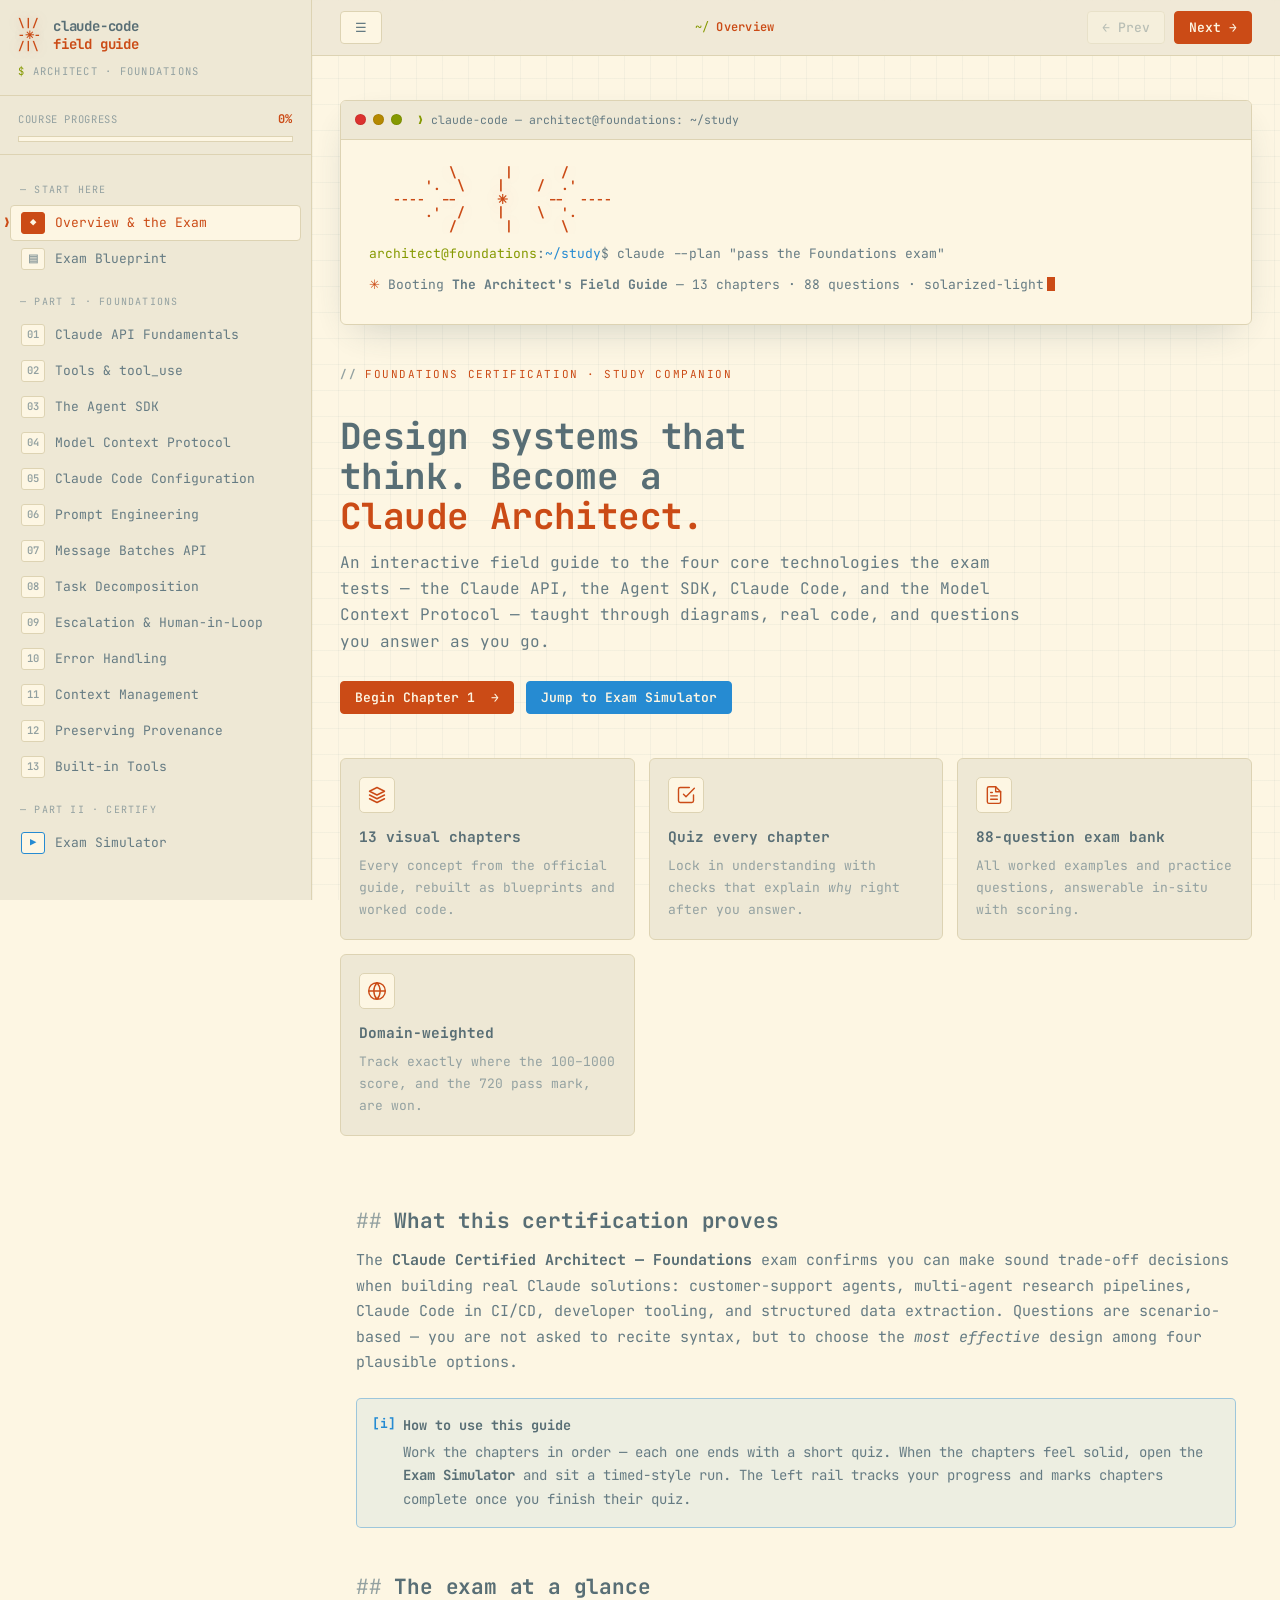
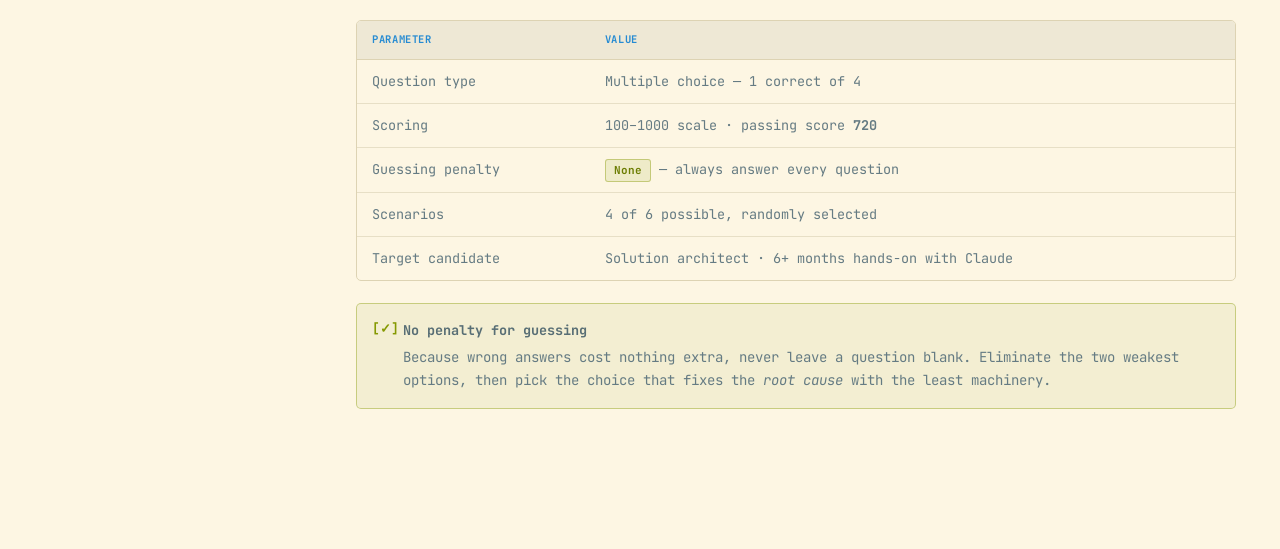
<file: index.html>
<!DOCTYPE html>
<html lang="en">
<head>
<meta charset="utf-8">
<meta name="viewport" content="width=device-width, initial-scale=1.0">
<meta http-equiv="refresh" content="0; url=./tutorial_en.html">
<link rel="canonical" href="./tutorial_en.html">
<title>The Architect's Field Guide — Claude Certified Architect</title>
</head>
<body style="font-family:monospace;background:#fdf6e3;color:#586e75;padding:40px">
Redirecting to <a href="./tutorial_en.html" style="color:#cb4b16">the tutorial</a>…
</body>
</html>
</file>
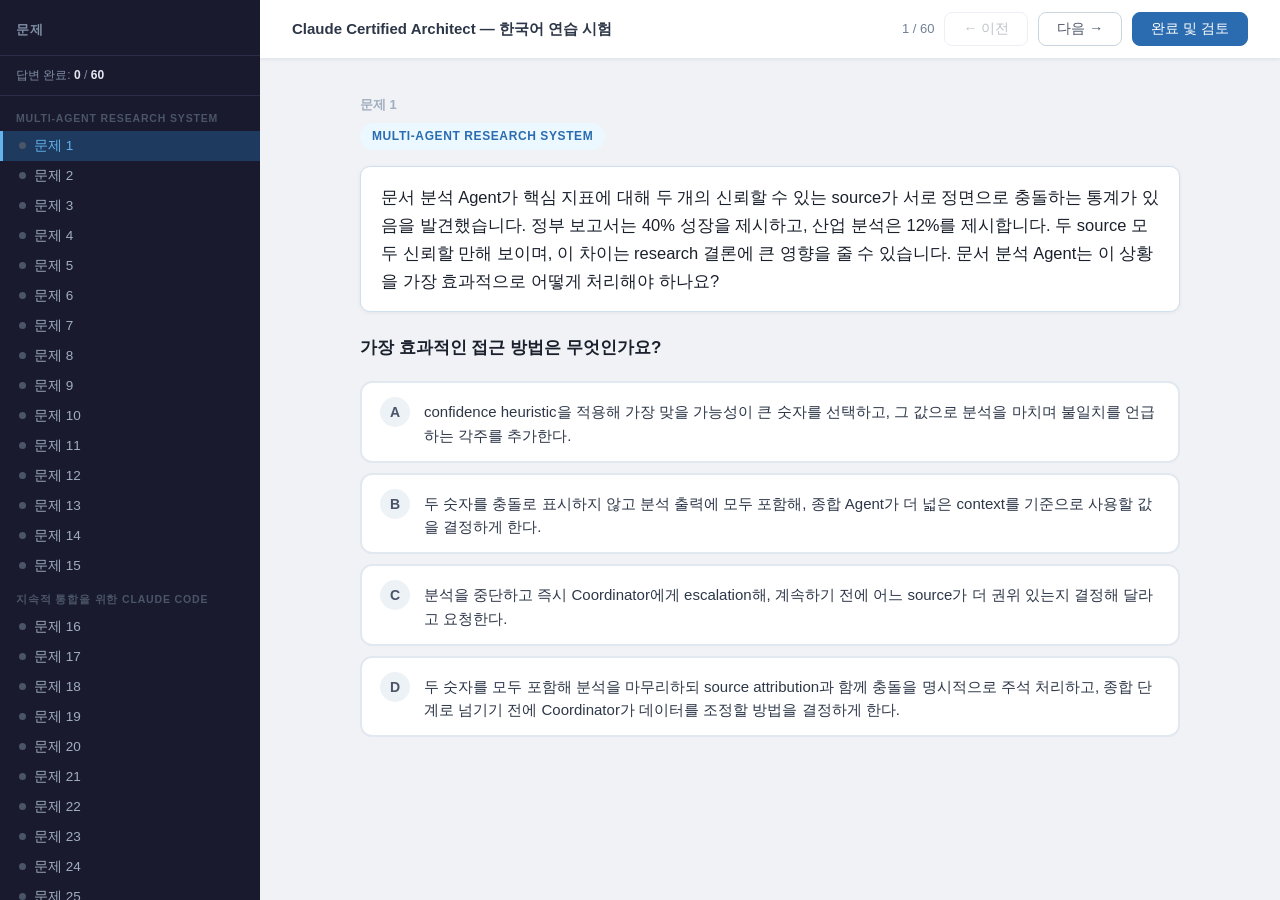
<file: practical_test_ko.html>
<!DOCTYPE html>
<html lang="ko">
<head>
<meta charset="UTF-8">
<meta name="viewport" content="width=device-width, initial-scale=1.0">
<title>Claude Certified Architect — 한국어 연습 시험</title>
<style>
*, *::before, *::after { box-sizing: border-box; margin: 0; padding: 0; }

body {
  font-family: -apple-system, BlinkMacSystemFont, "Segoe UI", Roboto, sans-serif;
  font-size: 16px;
  line-height: 1.6;
  background: #f0f2f5;
  color: #1a1a2e;
  min-height: 100vh;
}

.shell { display: flex; height: 100vh; overflow: hidden; }

/* Sidebar */
.sidebar {
  width: 260px; min-width: 260px;
  background: #1a1a2e; color: #cdd3de;
  display: flex; flex-direction: column; overflow: hidden;
}
.sidebar-header {
  padding: 20px 16px 14px;
  font-size: 13px; font-weight: 700;
  letter-spacing: .06em; text-transform: uppercase;
  color: #7f8fa6; border-bottom: 1px solid #2c2c4a; flex-shrink: 0;
}
.sidebar-progress {
  padding: 10px 16px; font-size: 12px; color: #7f8fa6;
  border-bottom: 1px solid #2c2c4a; flex-shrink: 0;
}
.sidebar-progress span { color: #e2e8f0; font-weight: 600; }
.sidebar-scroll { overflow-y: auto; flex: 1; padding: 8px 0; }
.sidebar-scroll::-webkit-scrollbar { width: 4px; }
.sidebar-scroll::-webkit-scrollbar-thumb { background: #2c2c4a; border-radius: 2px; }

.scenario-group { margin-bottom: 4px; }
.scenario-label {
  padding: 6px 16px 4px; font-size: 10.5px; font-weight: 700;
  letter-spacing: .08em; text-transform: uppercase; color: #4a5568;
}
.q-btn {
  display: flex; align-items: center; gap: 8px;
  width: 100%; padding: 6px 16px;
  background: none; border: none; cursor: pointer;
  font-size: 13.5px; color: #a0aec0; text-align: left;
  transition: background .15s, color .15s;
  border-left: 3px solid transparent;
}
.q-btn:hover { background: #242447; color: #e2e8f0; }
.q-btn.active { background: #1e3a5f; color: #63b3ed; border-left-color: #63b3ed; }
.q-btn.answered-correct { color: #68d391; }
.q-btn.answered-correct .q-dot { background: #68d391; }
.q-btn.answered-wrong { color: #fc8181; }
.q-btn.answered-wrong .q-dot { background: #fc8181; }
.q-dot {
  width: 7px; height: 7px; border-radius: 50%;
  background: #4a5568; flex-shrink: 0; transition: background .2s;
}

/* Main */
.main { flex: 1; display: flex; flex-direction: column; overflow: hidden; }
.topbar {
  background: #fff; border-bottom: 1px solid #e2e8f0;
  padding: 12px 32px; display: flex; align-items: center;
  justify-content: space-between; flex-shrink: 0;
  box-shadow: 0 1px 3px rgba(0,0,0,.06);
}
.topbar-title { font-size: 15px; font-weight: 600; color: #2d3748; }
.topbar-nav { display: flex; gap: 10px; align-items: center; }
.nav-btn {
  padding: 7px 18px; border-radius: 8px;
  border: 1.5px solid #cbd5e0; background: #fff;
  font-size: 14px; cursor: pointer; color: #4a5568; font-weight: 500;
  transition: all .15s;
}
.nav-btn:hover { background: #edf2f7; border-color: #a0aec0; }
.nav-btn:disabled { opacity: .35; cursor: default; }
.nav-btn.finish { background: #2b6cb0; color: #fff; border-color: #2b6cb0; }
.nav-btn.finish:hover { background: #2c5282; }
.q-counter { font-size: 13px; color: #718096; font-weight: 500; }

.content { flex: 1; overflow-y: auto; padding: 36px 48px; }
.content::-webkit-scrollbar { width: 6px; }
.content::-webkit-scrollbar-thumb { background: #cbd5e0; border-radius: 3px; }

/* Question card */
.q-card { max-width: 820px; margin: 0 auto; }
.q-scenario {
  display: inline-block; background: #ebf8ff; color: #2b6cb0;
  font-size: 12px; font-weight: 700; letter-spacing: .05em;
  text-transform: uppercase; padding: 4px 12px;
  border-radius: 20px; margin-bottom: 16px;
}
.q-number { font-size: 13px; color: #a0aec0; margin-bottom: 6px; font-weight: 600; }
.q-situation {
  font-size: 16.5px; color: #1a202c;
  font-weight: 500; line-height: 1.7;
  background: #fff;
  border: 1.5px solid #d0dff0;
  border-radius: 10px;
  padding: 16px 20px;
  box-shadow: 0 1px 4px rgba(0,0,0,.06);
  margin-bottom: 22px;
}
.q-situation code, .opt-text code, .explanation code {
  background: #e2e8f0; padding: 1px 5px; border-radius: 4px;
  font-family: "SF Mono", Menlo, Monaco, monospace;
  font-size: 13.5px; color: #2d3748;
}
.explanation code { background: #feebc8; }
.q-prompt { font-size: 17px; font-weight: 700; color: #1a202c; margin-bottom: 20px; }

/* Options */
.options { display: flex; flex-direction: column; gap: 10px; margin-bottom: 24px; }
.option {
  display: flex; align-items: flex-start; gap: 14px;
  padding: 14px 18px; border: 2px solid #e2e8f0;
  border-radius: 12px; cursor: pointer; background: #fff;
  transition: border-color .15s, background .15s, transform .1s;
}
.option:hover:not(.locked) {
  border-color: #90cdf4; background: #ebf8ff; transform: translateX(2px);
}
.option.locked { cursor: default; }
.opt-letter {
  width: 30px; height: 30px; min-width: 30px; border-radius: 50%;
  background: #edf2f7; display: flex; align-items: center; justify-content: center;
  font-weight: 700; font-size: 14px; color: #4a5568;
  transition: background .2s, color .2s; flex-shrink: 0;
}
.opt-text { font-size: 15px; color: #2d3748; line-height: 1.55; padding-top: 3px; }

.option.correct { border-color: #48bb78; background: #f0fff4; }
.option.correct .opt-letter { background: #48bb78; color: #fff; }
.option.wrong { border-color: #fc8181; background: #fff5f5; }
.option.wrong .opt-letter { background: #fc8181; color: #fff; }
.option.dimmed { opacity: .55; }

/* Explanation */
.explanation {
  margin-top: 4px; padding: 14px 18px;
  background: #fffbeb; border-left: 4px solid #f6ad55;
  border-radius: 0 10px 10px 0;
  font-size: 14.5px; color: #744210; line-height: 1.65; display: none;
}
.explanation.show { display: block; }
.explanation strong { color: #744210; }

/* Summary */
.summary { max-width: 820px; margin: 0 auto; display: none; }
.summary.show { display: block; }
.summary h1 { font-size: 26px; font-weight: 800; color: #1a202c; margin-bottom: 6px; }
.summary-subtitle { color: #718096; font-size: 15px; margin-bottom: 28px; }
.score-grid { display: grid; grid-template-columns: repeat(3,1fr); gap: 16px; margin-bottom: 32px; }
.score-card {
  background: #fff; border-radius: 14px; padding: 20px;
  text-align: center; box-shadow: 0 2px 8px rgba(0,0,0,.07);
}
.score-card .big { font-size: 38px; font-weight: 800; line-height: 1; margin-bottom: 6px; }
.score-card .label { font-size: 13px; color: #718096; font-weight: 600; text-transform: uppercase; letter-spacing: .05em; }
.score-card.total .big { color: #2b6cb0; }
.score-card.correct-c .big { color: #38a169; }
.score-card.wrong-c .big { color: #e53e3e; }

.section-title {
  font-size: 18px; font-weight: 700; color: #2d3748;
  margin-bottom: 12px; padding-bottom: 6px; border-bottom: 2px solid #e2e8f0;
}
.group-block {
  background: #fff; border-radius: 12px; padding: 18px 20px;
  margin-bottom: 16px; box-shadow: 0 1px 4px rgba(0,0,0,.06);
}
.group-title {
  font-size: 15px; font-weight: 700; color: #2d3748;
  margin-bottom: 12px; display: flex; align-items: center; gap: 10px;
}
.group-badge {
  font-size: 11px; padding: 2px 10px; border-radius: 20px;
  font-weight: 700; background: #fff5f5; color: #c53030;
}
.wrong-item {
  display: flex; gap: 10px; align-items: flex-start;
  padding: 12px 0; border-bottom: 1px solid #f0f0f0;
  font-size: 14px; color: #4a5568;
}
.wrong-item:last-child { border-bottom: none; }
.wrong-item .wi-n { min-width: 32px; font-weight: 700; color: #a0aec0; font-size: 12px; padding-top: 2px; }
.wrong-item .wi-q { flex: 1; }
.wrong-item .wi-situation { font-size: 13.5px; color: #2d3748; font-weight: 500; margin-bottom: 4px; line-height: 1.5; }
.wrong-item .wi-situation code { background: #e2e8f0; padding: 1px 4px; border-radius: 3px; font-family: "SF Mono", Menlo, Monaco, monospace; font-size: 12.5px; }
.wrong-item .wi-prompt { font-size: 13px; color: #718096; font-style: italic; margin-bottom: 4px; }
.wrong-item .wi-ans { font-size: 12px; margin-top: 3px; color: #718096; }
.wi-wrong-tag { color: #e53e3e; font-weight: 700; }
.wi-correct-tag { color: #38a169; font-weight: 700; }

.restart-btn {
  margin-top: 28px; padding: 12px 32px;
  background: #2b6cb0; color: #fff; border: none;
  border-radius: 10px; font-size: 15px; font-weight: 700;
  cursor: pointer; transition: background .15s;
}
.restart-btn:hover { background: #2c5282; }

.screen { display: none; }
.screen.active { display: block; }
</style>
</head>
<body>
<div class="shell">
  <nav class="sidebar">
    <div class="sidebar-header">문제</div>
    <div class="sidebar-progress">답변 완료: <span id="answeredCount">0</span> / <span id="totalCount">0</span></div>
    <div class="sidebar-scroll" id="sidebarList"></div>
  </nav>
  <div class="main">
    <div class="topbar">
      <div class="topbar-title">Claude Certified Architect — 한국어 연습 시험</div>
      <div class="topbar-nav">
        <span class="q-counter" id="qCounter"></span>
        <button class="nav-btn" id="prevBtn" onclick="navigate(-1)" disabled>&#8592; 이전</button>
        <button class="nav-btn" id="nextBtn" onclick="navigate(1)">다음 &#8594;</button>
        <button class="nav-btn finish" id="finishBtn" onclick="showSummary()">완료 및 검토</button>
      </div>
    </div>
    <div class="content">
      <div class="screen active" id="questionScreen">
        <div class="q-card" id="qCard"></div>
      </div>
      <div class="screen" id="summaryScreen">
        <div class="summary show" id="summaryContent"></div>
      </div>
    </div>
  </div>
</div>
<script>
const QUESTIONS = [{"n": 1, "scenario": "Multi-Agent Research System", "situation": "문서 분석 Agent가 핵심 지표에 대해 두 개의 신뢰할 수 있는 source가 서로 정면으로 충돌하는 통계가 있음을 발견했습니다. 정부 보고서는 40% 성장을 제시하고, 산업 분석은 12%를 제시합니다. 두 source 모두 신뢰할 만해 보이며, 이 차이는 research 결론에 큰 영향을 줄 수 있습니다. 문서 분석 Agent는 이 상황을 가장 효과적으로 어떻게 처리해야 하나요?", "question": "가장 효과적인 접근 방법은 무엇인가요?", "options": [{"letter": "A", "text": "confidence heuristic을 적용해 가장 맞을 가능성이 큰 숫자를 선택하고, 그 값으로 분석을 마치며 불일치를 언급하는 각주를 추가한다.", "correct": false}, {"letter": "B", "text": "두 숫자를 충돌로 표시하지 않고 분석 출력에 모두 포함해, 종합 Agent가 더 넓은 context를 기준으로 사용할 값을 결정하게 한다.", "correct": false}, {"letter": "C", "text": "분석을 중단하고 즉시 Coordinator에게 escalation해, 계속하기 전에 어느 source가 더 권위 있는지 결정해 달라고 요청한다.", "correct": false}, {"letter": "D", "text": "두 숫자를 모두 포함해 분석을 마무리하되 source attribution과 함께 충돌을 명시적으로 주석 처리하고, 종합 단계로 넘기기 전에 Coordinator가 데이터를 조정할 방법을 결정하게 한다.", "correct": true}], "correct": "D", "explanation": "이 방식은 책임 분리를 유지합니다. 분석 Agent는 작업을 멈추지 않고 핵심 분석을 끝내고, 충돌하는 두 값을 명확한 attribution과 함께 보존하며, 더 넓은 context를 가진 Coordinator에게 조정 책임을 넘깁니다.", "global_n": 1}, {"n": 2, "scenario": "Multi-Agent Research System", "situation": "웹 검색 Agent와 문서 분석 Agent가 작업을 완료하고 결과를 Coordinator에게 반환했습니다. 통합 research 보고서를 만들기 위한 다음 단계는 무엇인가요?", "question": "가장 적절한 다음 단계는 무엇인가요?", "options": [{"letter": "A", "text": "각 Agent가 Coordinator를 우회해 보고서 작성 Agent에게 직접 결과를 보낸다.", "correct": false}, {"letter": "B", "text": "문서 분석 Agent가 웹 검색 결과를 요청해 내부적으로 병합한다.", "correct": false}, {"letter": "C", "text": "Coordinator가 두 결과 집합을 종합 Agent에게 전달해 통합한다.", "correct": true}, {"letter": "D", "text": "Coordinator가 두 Agent의 원시 출력을 연결해 최종 결과로 반환한다.", "correct": false}], "correct": "C", "explanation": "Coordinator-subagent architecture에서 Coordinator는 두 결과 집합을 중앙에서 통합할 종합 Agent에게 전달하여 제어권을 유지하고 품질 높은 병합을 수행할 수 있습니다.", "global_n": 2}, {"n": 3, "scenario": "Multi-Agent Research System", "situation": "문서 분석 subagent가 PDF 파일 처리에서 자주 실패합니다. 일부 파일에는 parsing 예외를 유발하는 손상된 섹션이 있고, 일부는 암호로 보호되어 있으며, 때로는 parsing 라이브러리가 큰 파일에서 멈춥니다. 현재는 예외가 발생하면 즉시 subagent를 종료하고 Coordinator에게 오류를 반환하며, Coordinator가 retry, 건너뛰기, 전체 작업 실패 여부를 결정해야 합니다. 이로 인해 일상적 오류 처리에 Coordinator가 과도하게 관여합니다. 가장 효과적인 architecture 개선은 무엇인가요?", "question": "가장 효과적인 개선은 무엇인가요?", "options": [{"letter": "A", "text": "공유 큐를 통해 모든 실패를 모니터링하고 복구 동작을 결정하며, subagent에게 직접 재시작 명령을 보내는 전담 오류 처리 Agent를 만든다.", "correct": false}, {"letter": "B", "text": "subagent가 항상 부분 결과를 성공 상태로 반환하고, 오류 세부사항은 metadata에 넣도록 구성한다. Coordinator는 모든 응답을 성공으로 처리한다.", "correct": false}, {"letter": "C", "text": "Coordinator가 모든 문서를 subagent로 보내기 전에 validation해 실패를 유발할 수 있는 문서를 거부한다.", "correct": false}, {"letter": "D", "text": "subagent에서 일시적 실패에 대한 로컬 복구를 구현하고, 해결할 수 없는 오류만 시도한 단계와 부분 결과를 포함해 Coordinator에게 escalation한다.", "correct": true}], "correct": "D", "explanation": "오류는 해결할 수 있는 가장 낮은 수준에서 처리합니다. 로컬 복구는 Coordinator의 부담을 줄이면서, 실제로 복구할 수 없는 이슈는 전체 context와 부분 진행 상황을 포함해 escalation합니다.", "global_n": 3}, {"n": 4, "scenario": "Multi-Agent Research System", "situation": "\"AI가 창작 산업에 미치는 영향\"에 대해 시스템을 실행한 후, 모든 subagent가 성공적으로 완료되는 것을 확인했습니다. 웹 검색 Agent는 관련 기사를 찾고, 문서 분석 Agent는 이를 제대로 summary하며, 종합 Agent는 일관된 텍스트를 생성합니다. 하지만 최종 보고서는 시각 예술만 다루고 음악, 문학, 영화를 전혀 다루지 못합니다. Coordinator 로그에는 주제가 \"디지털 아트의 AI\", \"그래픽 디자인의 AI\", \"사진의 AI\"라는 세 하위 작업으로 분해된 것이 보입니다. 가장 가능성이 높은 근본 원인은 무엇인가요?", "question": "가장 가능성이 높은 근본 원인은 무엇인가요?", "options": [{"letter": "A", "text": "종합 Agent에 커버리지 공백을 감지하라는 지시가 부족하다.", "correct": false}, {"letter": "B", "text": "문서 분석 Agent가 지나치게 엄격한 관련성 기준 때문에 비시각 자료를 필터링한다.", "correct": false}, {"letter": "C", "text": "Coordinator의 작업 분해가 너무 좁아 관련 영역 전체를 포괄하지 못하는 작업을 subagent에게 할당했다.", "correct": true}, {"letter": "D", "text": "웹 검색 Agent의 쿼리가 불충분하며 더 많은 분야를 포괄하도록 넓혀야 한다.", "correct": false}], "correct": "C", "explanation": "Coordinator가 넓은 주제를 시각 예술 하위 작업으로만 분해해 음악, 문학, 영화를 완전히 놓쳤습니다. subagent는 할당된 작업을 올바르게 실행했으므로, 좁은 분해가 가장 직접적인 원인입니다.", "global_n": 4}, {"n": 5, "scenario": "Multi-Agent Research System", "situation": "웹 검색 subagent가 요청된 5개 source 범주 중 3개에 대해서만 결과를 반환합니다(경쟁사 사이트와 산업 보고서는 성공했지만 뉴스 아카이브와 소셜 피드는 타임아웃). 문서 분석 subagent는 제공된 모든 문서를 성공적으로 처리했습니다. 종합 subagent는 품질이 섞인 upstream 입력으로 summary를 생성해야 합니다. 가장 효과적인 오류 전파 전략은 무엇인가요?", "question": "가장 효과적인 오류 전파 전략은 무엇인가요?", "options": [{"letter": "A", "text": "성공한 source만 사용해 종합을 계속하고 어떤 데이터를 사용할 수 없었는지 언급하지 않고 출력을 생성한다.", "correct": false}, {"letter": "B", "text": "종합 subagent가 Coordinator에게 오류를 반환해 불완전한 데이터 때문에 전체 retry나 작업 실패를 트리거한다.", "correct": false}, {"letter": "C", "text": "종합 subagent가 시작 전에 Coordinator에게 더 긴 타임아웃으로 시간 초과 source를 retry하도록 요청한다.", "correct": false}, {"letter": "D", "text": "사용할 수 없는 source로 인한 공백과 근거가 충분한 결론을 나타내는 커버리지 주석으로 종합 출력을 구조화한다.", "correct": true}], "correct": "D", "explanation": "커버리지 주석은 투명성을 갖춘 graceful degradation을 구현합니다. 완료된 작업의 가치를 보존하면서 불확실성을 전파해 confidence를 근거 있게 판단할 수 있습니다.", "global_n": 5}, {"n": 6, "scenario": "Multi-Agent Research System", "situation": "문서 분석 subagent가 parsing할 수 없는 손상된 PDF 파일을 만났습니다. 시스템 오류 처리를 설계할 때 이 실패를 처리하는 가장 효과적인 방법은 무엇인가요?", "question": "가장 효과적인 접근 방법은 무엇인가요?", "options": [{"letter": "A", "text": "Coordinator Agent에게 context를 담은 오류를 반환해 진행 방법을 결정할 수 있게 한다.", "correct": true}, {"letter": "B", "text": "workflow 중단을 피하기 위해 손상된 문서를 아무 알림 없이 건너뛰고 나머지 파일 처리를 계속한다.", "correct": false}, {"letter": "C", "text": "실패를 보고하기 전에 지수 백오프로 문서 parsing을 세 번 자동 retry한다.", "correct": false}, {"letter": "D", "text": "전체 research workflow를 종료하도록 예외를 전파한다.", "correct": false}], "correct": "A", "explanation": "context를 담은 오류를 Coordinator에게 반환하는 것이 가장 효과적입니다. Coordinator가 파일을 건너뛸지, 대체 parsing 방법을 시도할지, 사용자에게 알릴지 근거를 갖고 결정할 수 있으며 실패가 보이도록 유지합니다.", "global_n": 6}, {"n": 7, "scenario": "Multi-Agent Research System", "situation": "프로덕션 로그는 \"업로드된 분기 보고서를 분석해줘\" 같은 요청이 문서 분석 Agent 대신 웹 검색 Agent로 45% routing되는 지속적 패턴을 보여줍니다. tool 정의를 검토하니 웹 검색 Agent에는 \"콘텐츠를 분석하고 핵심 정보를 extraction한다\"라고 설명된 `analyze_content` tool이 있고, 문서 분석 Agent에는 \"문서를 분석하고 핵심 정보를 extraction한다\"라고 설명된 `analyze_document` tool이 있습니다. 잘못된 routing 문제를 어떻게 고쳐야 하나요?", "question": "잘못된 routing 문제를 어떻게 고쳐야 하나요?", "options": [{"letter": "A", "text": "Coordinator가 위임을 결정하기 전에 사용자가 업로드 파일을 말하는지 웹 콘텐츠를 말하는지 감지하는 사전 routing classifier를 추가한다.", "correct": false}, {"letter": "B", "text": "웹 검색 tool 이름을 `extract_web_results`로 바꾸고 설명을 \"웹 검색과 URL에서 검색된 정보를 처리하고 반환한다\"로 업데이트한다.", "correct": true}, {"letter": "C", "text": "Coordinator prompt에 올바른 routing을 보여주는 few-shot 예시를 추가한다: \"사용자가 분기 보고서를 업로드 -> 문서 분석 Agent\", \"사용자가 웹 페이지를 질문 -> 웹 검색 Agent\".", "correct": false}, {"letter": "D", "text": "문서 분석 tool 설명에 \"업로드된 PDF, Word 문서, 스프레드시트에 사용\" 같은 사용 예시를 추가하고 웹 검색 tool은 그대로 둔다.", "correct": false}], "correct": "B", "explanation": "웹 검색 tool 이름을 `extract_web_results`로 바꾸고 설명에 웹 검색과 URL을 명시하면 두 tool 이름과 설명 사이의 의미상 겹침을 제거해 근본 원인을 직접 해결합니다. 각 tool의 목적이 명확해져 Coordinator가 문서 분석과 웹 검색을 안정적으로 구분할 수 있습니다.", "global_n": 7}, {"n": 8, "scenario": "Multi-Agent Research System", "situation": "동료가 문서 분석 Agent가 Coordinator를 우회해 종합 Agent에게 결과를 직접 보내야 한다고 제안합니다. subagent 간 모든 통신에서 Coordinator를 중앙 허브로 유지하는 핵심 장점은 무엇인가요?", "question": "Coordinator를 중앙 허브로 유지하는 핵심 장점은 무엇인가요?", "options": [{"letter": "A", "text": "Coordinator가 모든 상호작용을 관찰하고, 오류를 일관되게 처리하며, 각 subagent가 어떤 정보를 받을지 결정할 수 있다.", "correct": true}, {"letter": "B", "text": "Coordinator가 subagent에 대한 여러 요청을 batch 처리해 총 API 호출과 전체 지연 시간을 줄인다.", "correct": false}, {"letter": "C", "text": "Coordinator를 통한 routing은 직접 Agent 간 호출만으로는 어려운 자동 retry 로직을 제공한다.", "correct": false}, {"letter": "D", "text": "subagent는 격리된 memory를 사용하며, 직접 통신은 Coordinator만 수행할 수 있는 복잡한 직렬화를 요구한다.", "correct": false}], "correct": "A", "explanation": "Coordinator 패턴은 모든 상호작용에 대한 중앙 가시성, 시스템 전반의 일관된 오류 처리, 각 subagent가 받는 정보에 대한 세밀한 제어를 제공합니다. 이것이 hub-and-spoke 통신 구조의 주요 장점입니다.", "global_n": 8}, {"n": 9, "scenario": "Multi-Agent Research System", "situation": "웹 검색 subagent가 복잡한 주제를 조사하다 타임아웃됩니다. 이 실패 정보를 Coordinator에게 어떻게 돌려줄지 설계해야 합니다. 복구 판단에 가장 도움이 되는 오류 전파 접근 방식은 무엇인가요?", "question": "복구 판단에 가장 도움이 되는 오류 전파 접근 방식은 무엇인가요?", "options": [{"letter": "A", "text": "실패 유형, 실행된 쿼리, 부분 결과, 가능한 대안 접근법을 포함한 structured error context를 Coordinator에게 반환한다.", "correct": true}, {"letter": "B", "text": "subagent 내부에서 타임아웃을 잡고 빈 결과 집합을 성공으로 표시해 반환한다.", "correct": false}, {"letter": "C", "text": "subagent 내부에서 지수 백오프 자동 retry를 구현하고, retry를 모두 소진한 뒤 일반적인 \"search unavailable\" 상태만 반환한다.", "correct": false}, {"letter": "D", "text": "타임아웃 예외를 최상위 핸들러에 직접 전파해 전체 research workflow를 종료한다.", "correct": false}], "correct": "A", "explanation": "실패 유형, 실행된 쿼리, 부분 결과, 대안 접근법을 포함한 structured error context를 반환하면 Coordinator가 수정된 쿼리로 retry할지, 부분 결과로 계속할지 같은 복구 방향을 판단하는 데 필요한 정보를 얻습니다. 이는 조정 수준의 근거 있는 의사결정을 위해 필요한 context를 최대한 유지합니다.", "global_n": 9}, {"n": 10, "scenario": "Multi-Agent Research System", "situation": "시스템 설계에서 문서 분석 Agent가 URL로 문서를 다운로드할 수 있도록 범용 tool `fetch_url` 접근 권한을 부여했습니다. 프로덕션 로그는 이 Agent가 이제 임시 웹 검색을 수행하기 위해 검색 엔진 결과 페이지를 자주 다운로드한다는 것을 보여줍니다. 이 동작은 웹 검색 Agent를 통해 routing되어야 하며, 현재는 결과 불일치를 유발합니다. 가장 효과적인 수정안은 무엇인가요?", "question": "가장 효과적인 수정안은 무엇인가요?", "options": [{"letter": "A", "text": "`fetch_url`을 URL이 문서 형식을 가리키는지 validation하는 `load_document` tool로 교체한다.", "correct": true}, {"letter": "B", "text": "문서 분석 Agent에서 `fetch_url`을 제거하고 모든 URL 가져오기를 Coordinator를 통해 웹 검색 Agent로 routing한다.", "correct": false}, {"letter": "C", "text": "알려진 검색 엔진 도메인에 대한 `fetch_url` 호출을 차단하고 다른 URL은 허용하는 필터링을 구현한다.", "correct": false}, {"letter": "D", "text": "문서 분석 Agent prompt에 `fetch_url`은 검색이 아니라 문서 URL 다운로드에만 사용해야 한다는 지시를 추가한다.", "correct": false}], "correct": "A", "explanation": "범용 `fetch_url`을 문서 형식 URL만 validation하는 전용 `load_document` tool로 바꾸면 interface 단계에서 기능 범위가 줄어듭니다. 최소 권한 원칙에 맞고, 원치 않는 검색 동작을 prompt 지시로 막는 대신 구조적으로 차단합니다.", "global_n": 10}, {"n": 11, "scenario": "Multi-Agent Research System", "situation": "넓은 주제를 조사하는 동안 웹 검색 Agent와 문서 분석 Agent가 같은 하위 주제를 조사해 출력에 중복이 크게 발생합니다. token 사용량은 거의 두 배가 되지만 research 폭이나 깊이는 그만큼 늘지 않습니다. 이 문제를 가장 효과적으로 해결하려면 어떻게 해야 하나요?", "question": "이 문제를 가장 효과적으로 해결하려면 어떻게 해야 하나요?", "options": [{"letter": "A", "text": "두 Agent가 병렬로 끝나도록 허용한 뒤 Coordinator가 겹치는 결과를 중복 제거하고 종합 Agent에게 전달한다.", "correct": false}, {"letter": "B", "text": "Coordinator가 위임 전에 research 공간을 명시적으로 분할해 각 Agent에 서로 다른 하위 주제나 source 유형을 할당한다.", "correct": true}, {"letter": "C", "text": "Agent들이 현재 집중 영역을 기록해 다른 Agent가 실행 중 동적으로 중복을 피할 수 있도록 공유 상태 메커니즘을 구현한다.", "correct": false}, {"letter": "D", "text": "웹 검색이 완료된 뒤 문서 분석을 실행하는 순차 실행으로 전환하고, 웹 검색 결과를 context로 사용해 중복을 피한다.", "correct": false}], "correct": "B", "explanation": "Coordinator가 위임 전에 research 공간을 명시적으로 분할하는 것이 가장 효과적입니다. 작업이 시작되기 전에 모호한 작업 경계라는 근본 원인을 해결하기 때문입니다. 병렬성을 보존하면서 중복 작업과 token 낭비를 방지합니다.", "global_n": 11}, {"n": 12, "scenario": "Multi-Agent Research System", "situation": "research 중 웹 검색 subagent가 세 source 범주를 조회했으며 결과가 서로 다릅니다. 학술 데이터베이스는 관련 논문 15편을 반환하고, 산업 보고서는 \"0 results\"를 반환하며, 특허 데이터베이스는 \"Connection timeout\"을 반환합니다. Coordinator로의 오류 전파를 설계할 때 어떤 접근 방식이 복구 결정을 가장 잘 돕나요?", "question": "어떤 접근 방식이 복구 결정을 가장 잘 돕나요?", "options": [{"letter": "A", "text": "결과를 하나의 성공률 지표(예: \"67% source coverage\")로 집계하고 자세한 로그는 요청 시 제공한다.", "correct": false}, {"letter": "B", "text": "\"timeout\"과 \"0 results\"를 모두 Coordinator 개입이 필요한 실패로 보고한다.", "correct": false}, {"letter": "C", "text": "일시적 실패를 내부적으로 retry하고 지속적인 오류만 보고한다.", "correct": false}, {"letter": "D", "text": "retry 결정이 필요한 접속 실패(timeout)와 성공한 쿼리를 나타내는 유효한 빈 결과(\"0 results\")를 구분한다.", "correct": true}], "correct": "D", "explanation": "타임아웃(접근 실패)과 \"0 results\"(유효한 빈 결과)는 의미적으로 다른 결과이며 서로 다른 대응이 필요합니다. 이를 구분하면 Coordinator가 특허 데이터베이스는 retry하고, 산업 보고서의 \"0 results\"는 유효하고 의미 있는 결과로 받아들일 수 있습니다.", "global_n": 12}, {"n": 13, "scenario": "Multi-Agent Research System", "situation": "프로덕션 모니터링에서 종합 품질이 일관되지 않음을 확인했습니다. 집계 결과가 약 75K token일 때, 종합 Agent는 첫 15K token(웹 검색 헤드라인/스니펫)과 마지막 10K token(문서 분석 결론)의 정보는 안정적으로 citation으로 뒷받침하지만, 중간 50K token의 중요한 발견은 research 질문에 직접 답하더라도 자주 놓칩니다. 집계 입력을 어떻게 재구성해야 하나요?", "question": "집계 입력을 어떻게 재구성해야 하나요?", "options": [{"letter": "A", "text": "모델의 안정적 처리 범위 안에 콘텐츠를 유지하기 위해 모든 subagent 출력을 집계 전에 20K token 이하로 summary한다.", "correct": false}, {"letter": "B", "text": "subagent 결과를 종합 Agent에 점진적으로 스트리밍해 웹 검색 결과를 먼저 완전히 처리한 뒤 문서 분석 결과를 추가한다.", "correct": false}, {"letter": "C", "text": "집계 입력 시작 부분에 핵심 발견을 summary로 앞에 모으고, 세부 결과를 명시적 섹션 제목으로 구성해 탐색을 쉽게 한다.", "correct": true}, {"letter": "D", "text": "research 작업마다 어느 subagent 결과가 먼저 나오는지 번갈아 batch하는 회전을 구현해 두 source가 시간에 따라 동일하게 첫 위치를 얻도록 한다.", "correct": false}], "correct": "C", "explanation": "핵심 발견 summary를 시작 부분에 두면 primacy 효과를 활용해 중요한 정보가 가장 안정적으로 처리되는 위치에 놓입니다. 전체에 명시적 섹션 제목을 추가하면 모델이 중간 입력 콘텐츠를 탐색하고 주의를 기울이는 데 도움이 되어 \"lost in the middle\" 현상을 직접 완화합니다.", "global_n": 13}, {"n": 14, "scenario": "Multi-Agent Research System", "situation": "테스트에서 웹 검색 Agent 출력(페이지 콘텐츠 포함 85K token)과 문서 분석 Agent 출력(사고 과정 포함 70K token)을 합치면 155K token이지만, 종합 Agent는 50K token 미만 입력에서 가장 잘 동작합니다. 가장 효과적인 해결책은 무엇인가요?", "question": "가장 효과적인 해결책은 무엇인가요?", "options": [{"letter": "A", "text": "upstream Agent가 장황한 콘텐츠와 추론 대신 structured data(핵심 사실, citation, 관련성 점수)를 반환하도록 수정한다.", "correct": true}, {"letter": "B", "text": "종합에 전달하기 전에 발견 사항을 압축하는 중간 summary Agent를 추가한다.", "correct": false}, {"letter": "C", "text": "종합 Agent가 호출 사이에 상태를 유지하면서 발견 사항을 순차 batch로 처리하게 한다.", "correct": false}, {"letter": "D", "text": "발견 사항을 vector 데이터베이스에 저장하고 종합 Agent에게 작업 중 조회할 검색 tool을 제공한다.", "correct": false}], "correct": "A", "explanation": "upstream Agent가 structured data를 반환하도록 수정하면 필수 정보를 보존하면서 token량을 source에서 줄여 근본 원인을 해결합니다. 종합 단계 개선에 기여하지 않는 분량이 큰 페이지 콘텐츠와 추론 흔적을 전달하는 것을 피합니다.", "global_n": 14}, {"n": 15, "scenario": "Multi-Agent Research System", "situation": "테스트에서 종합 Agent가 결과를 병합하면서 특정 주장을 validation해야 하는 경우가 많다는 것을 관찰했습니다. 현재 validation이 필요하면 종합 Agent가 제어를 Coordinator에게 반환하고, Coordinator가 웹 검색 Agent를 호출한 뒤 결과와 함께 종합을 다시 호출합니다. 이로 인해 작업당 루프가 2-3회 추가되고 지연 시간이 40% 증가합니다. 평가 결과 이러한 validation의 85%는 단순 사실 확인(날짜, 이름, 통계)이고 15%는 더 깊은 research가 필요합니다. 시스템 안정성을 보존하면서 overhead를 가장 효과적으로 줄이는 접근 방식은 무엇인가요?", "question": "가장 효과적인 접근 방법은 무엇인가요?", "options": [{"letter": "A", "text": "종합 Agent에 모든 웹 검색 tool 접근 권한을 부여해 Coordinator 루프 없이 모든 validation 필요를 직접 처리하게 한다.", "correct": false}, {"letter": "B", "text": "종합 Agent가 모든 validation 필요 사항을 모아 마지막에 batch로 Coordinator에게 반환하면, Coordinator가 이를 한 번에 웹 검색 Agent에게 보낸다.", "correct": false}, {"letter": "C", "text": "웹 검색 Agent가 초기 research 중 종합에서 validation이 필요할 것을 예상해 각 source 주변의 추가 context를 사전에 cache한다.", "correct": false}, {"letter": "D", "text": "단순 확인을 위한 제한 범위 `verify_fact` tool을 종합 Agent에게 제공하고, 복잡한 validation은 Coordinator를 통해 웹 검색 Agent로 routing한다.", "correct": true}], "correct": "D", "explanation": "제한 범위 사실 validation tool은 종합 Agent가 단순 확인의 85%를 직접 처리하게 해 대부분의 추가 루프를 없애면서, 복잡한 validation 15%에는 Coordinator 위임 경로를 유지합니다. 이는 최소 권한 원칙을 지키면서 지연 시간을 크게 줄입니다.", "global_n": 15}, {"n": 16, "scenario": "지속적 통합을 위한 Claude Code", "situation": "CI pipeline이 코드 리뷰를 위한 프로젝트 context를 제공하기 위해 CLAUDE.md를 사용하며, Claude Code CLI를 `--print` 모드로 실행합니다. 개발자들은 대체로 리뷰가 실질적이라고 느낍니다. 하지만 발견 사항을 workflow에 통합하기 어렵다고 보고합니다. Claude가 서술형 문단을 출력해 PR 댓글로 수동 복사해야 하기 때문입니다. 팀은 각 발견 사항을 코드의 관련 위치에 별도 인라인 PR 댓글로 자동 게시하고 싶어 하며, 이를 위해 파일 경로, 줄 번호, severity 수준, 제안 수정이 포함된 structured data가 필요합니다. 가장 효과적인 접근 방법은 무엇인가요?", "question": "가장 효과적인 접근 방법은 무엇인가요?", "options": [{"letter": "A", "text": "CLAUDE.md에 \"Output Format for Review\" 섹션과 structured 발견 예시를 추가해 Claude가 프로젝트 context에서 기대 형식을 학습하게 한다.", "correct": false}, {"letter": "B", "text": "CLI 플래그 `--output-format json`과 `--json-schema`를 사용해 structured 발견을 강제한 뒤, 출력을 parsing해 GitHub API로 인라인 댓글을 게시한다.", "correct": true}, {"letter": "C", "text": "리뷰 prompt에 각 발견 사항이 `[FILE:path] [LINE:n] [SEVERITY:level] ...` 같은 parsing 가능한 template을 따르도록 명시적 형식 지시를 포함한다.", "correct": false}, {"letter": "D", "text": "서술형 리뷰 형식은 유지하되, Claude를 사용해 발견 사항의 structured JSON summary를 생성하는 summary 단계를 추가한다.", "correct": false}], "correct": "B", "explanation": "`--json-schema`와 함께 `--output-format json`을 사용하면 CLI 수준에서 structured output을 강제해, GitHub API로 인라인 PR 댓글을 게시하기 위해 안정적으로 parsing 가능한 필수 필드(파일 경로, 줄 번호, severity, 제안 수정)를 갖춘 올바른 JSON을 보장합니다. 이는 structured output에 맞게 설계된 내장 CLI 기능을 활용합니다.", "global_n": 16}, {"n": 17, "scenario": "지속적 통합을 위한 Claude Code", "situation": "팀은 코드 제안 생성에 Claude Code를 사용하지만, 한 가지 패턴을 발견했습니다. 엣지 케이스를 깨뜨리는 성능 최적화, 예상치 않게 동작을 바꾸는 정리 작업 같은 명확하지 않은 이슈는 다른 팀원이 PR을 리뷰할 때만 잡힙니다. 생성 중 Claude의 추론을 보면 이러한 사례를 고려했지만 자신의 접근이 옳다고 결론 내렸습니다. 이 자기 점검 한계의 근본 원인을 직접 다루는 접근 방식은 무엇인가요?", "question": "근본 원인을 직접 다루는 접근 방식은 무엇인가요?", "options": [{"letter": "A", "text": "생성자의 추론에 접근하지 않는 두 번째 독립 Claude Code instance를 실행해 변경 사항을 리뷰한다.", "correct": true}, {"letter": "B", "text": "제안 생성 전에 더 철저히 숙고할 수 있도록 생성 단계에 extended thinking 모드를 활성화한다.", "correct": false}, {"letter": "C", "text": "최종 출력 전에 Claude가 자신의 제안을 비판하도록 생성 prompt에 명시적 자기 리뷰 지시를 추가한다.", "correct": false}, {"letter": "D", "text": "생성 중 기대 동작을 더 잘 이해하도록 전체 테스트 파일과 문서를 prompt context에 포함한다.", "correct": false}], "correct": "A", "explanation": "생성자의 추론에 접근하지 않는 두 번째 독립 Claude Code instance는 확증 편향을 피함으로써 근본 원인을 직접 해결합니다. 이 \"fresh eyes\" 관점은 작성자가 합리화한 이슈를 다른 리뷰어가 잡아내는 사람 동료 리뷰와 유사합니다.", "global_n": 17}, {"n": 18, "scenario": "지속적 통합을 위한 Claude Code", "situation": "코드 리뷰 컴포넌트는 반복적입니다. Claude가 변경된 파일을 분석한 뒤 최종 피드백 전에 context 이해를 위해 관련 파일(import, base class, tests)을 tool 호출로 요청할 수 있습니다. 애플리케이션은 Claude가 파일 내용을 요청할 수 있는 tool을 정의합니다. Claude는 tool을 호출하고 결과를 받은 뒤 분석을 계속합니다. API 비용 절감을 위해 batch 처리를 평가하고 있습니다. 이 workflow에서 batch 처리를 고려할 때 주요 기술적 한계는 무엇인가요?", "question": "주요 기술적 한계는 무엇인가요?", "options": [{"letter": "A", "text": "batch 처리는 출력을 입력 요청에 다시 매핑하는 상관관계 ID를 포함하지 않는다.", "correct": false}, {"letter": "B", "text": "비동기 모델은 요청 중간에 tool을 실행하고 Claude가 분석을 계속할 수 있도록 결과를 반환할 수 없다.", "correct": true}, {"letter": "C", "text": "Batch API는 요청 매개변수의 tool 정의를 지원하지 않는다.", "correct": false}, {"letter": "D", "text": "최대 24시간의 batch 처리 지연이 풀 리퀘스트 피드백에는 너무 느리지만, 그 외에는 workflow가 작동한다.", "correct": false}], "correct": "B", "explanation": "\"fire-and-forget\" 비동기 Batch API 모델에는 요청 중 tool 호출을 가로채고, tool을 실행한 후 Claude가 분석을 계속하도록 결과를 반환하는 메커니즘이 없습니다. 이는 단일 논리 상호작용 안에서 여러 tool 요청/응답 라운드가 필요한 반복적 tool 호출 workflow와 근본적으로 맞지 않습니다.", "global_n": 18}, {"n": 19, "scenario": "지속적 통합을 위한 Claude Code", "situation": "CI/CD 시스템은 세 가지 Claude 기반 분석을 실행합니다. (1) 완료 전까지 병합을 차단하는 모든 PR의 빠른 스타일 검사, (2) 전체 코드베이스에 대한 포괄적인 주간 보안 감사, (3) 최근 변경된 module에 대한 야간 테스트 케이스 생성. Message Batches API는 50% 절감을 제공하지만 처리에 최대 24시간이 걸릴 수 있습니다. 허용 가능한 개발자 경험을 유지하면서 API 비용을 최적화하려고 합니다. 각 작업과 API 접근 방식을 올바르게 매칭한 조합은 무엇인가요?", "question": "올바른 조합은 무엇인가요?", "options": [{"letter": "A", "text": "50% 절감을 최대화하기 위해 세 작업 모두 Message Batches API를 사용하고, pipeline이 batch 완료를 polling하도록 구성한다.", "correct": false}, {"letter": "B", "text": "PR 스타일 검사는 동기 호출을 사용하고, 주간 보안 감사와 야간 테스트 생성에는 Message Batches API를 사용한다.", "correct": true}, {"letter": "C", "text": "세 작업 모두 동기 호출을 사용해 일관된 응답 시간을 유지하고, 워크로드 전반의 비용 절감은 prompt caching에 의존한다.", "correct": false}, {"letter": "D", "text": "PR 스타일 검사와 야간 테스트 생성은 동기 호출을 사용하고, 주간 보안 감사에만 Message Batches API를 사용한다.", "correct": false}], "correct": "B", "explanation": "PR 스타일 검사는 개발자를 차단하며 동기 호출로 즉시 응답해야 합니다. 반면 주간 보안 감사와 야간 테스트 생성은 최대 24시간 batch window를 허용할 수 있는 마감이 비교적 유연한 예약 작업이므로 둘 다 50% 절감을 얻을 수 있습니다.", "global_n": 19}, {"n": 20, "scenario": "지속적 통합을 위한 Claude Code", "situation": "자동 리뷰가 실제 이슈를 찾지만 개발자들은 피드백이 실행 가능하지 않다고 보고합니다. 발견 사항에는 정확히 무엇을 바꿔야 하는지 지정하지 않은 채 \"복잡한 티켓 routing 로직\"이나 \"잠재적 null pointer\" 같은 문구가 포함됩니다. \"항상 구체적 수정 제안을 포함하라\" 같은 상세 지시를 추가해도 모델 출력은 여전히 어떤 때는 상세하지만 어떤 때는 모호해 일관성이 없습니다. 어떤 prompting 기법이 일관되게 실행 가능한 피드백을 가장 안정적으로 생성하나요?", "question": "가장 신뢰할 수 있는 prompting 기법은 무엇인가요?", "options": [{"letter": "A", "text": "피드백 형식의 각 부분(위치, 이슈, severity, 제안 수정)에 대해 더 명시적인 요구사항으로 지시를 더 다듬는다.", "correct": false}, {"letter": "B", "text": "모델이 구체적 수정을 제안할 충분한 정보를 갖도록 더 많은 주변 코드베이스를 context window에 포함한다.", "correct": false}, {"letter": "C", "text": "한 prompt는 이슈를 식별하고 두 번째 prompt는 수정을 생성하는 2패스 접근으로 전문화를 허용한다.", "correct": false}, {"letter": "D", "text": "식별된 이슈, 코드 위치, 구체적 수정 제안 등 정확히 필요한 형식을 보여주는 few-shot 예시 3-4개를 추가한다.", "correct": true}], "correct": "D", "explanation": "Few-shot 예시는 지시만으로 출력이 가변적일 때 출력 형식을 일관되게 만드는 가장 효과적인 기법입니다. 원하는 구조(이슈, 위치, 구체적 수정)를 보여주는 예시 3-4개는 모델이 따를 구체적 패턴을 제공하며, 추상적인 지시만 쓰는 것보다 안정적입니다.", "global_n": 20}, {"n": 21, "scenario": "지속적 통합을 위한 Claude Code", "situation": "CI pipeline에는 두 가지 Claude 기반 코드 리뷰 모드가 있습니다. 완료될 때까지 PR 병합을 차단하는 병합 전 커밋 hook과, 밤새 실행되어 batch 완료를 polling하고 PR에 자세한 제안을 게시하는 \"deep analysis\"입니다. 50% 절감을 제공하지만 polling이 필요하고 최대 24시간 걸릴 수 있는 Message Batches API를 사용해 API 비용을 줄이고 싶습니다. 어떤 모드가 batch 처리를 사용해야 하나요?", "question": "어떤 모드가 batch 처리를 사용해야 하나요?", "options": [{"letter": "A", "text": "병합 전 커밋 hook만.", "correct": false}, {"letter": "B", "text": "deep analysis만.", "correct": true}, {"letter": "C", "text": "두 모드 모두.", "correct": false}, {"letter": "D", "text": "어느 모드도 아님.", "correct": false}], "correct": "B", "explanation": "Deep analysis는 이미 밤새 실행되고 지연을 허용하고 결과 게시 전에 polling하는 구조이므로 batch 처리에 이상적인 후보입니다. 이는 Message Batches API의 비동기 polling 기반 architecture와 잘 맞고 50% 절감을 제공합니다.", "global_n": 21}, {"n": 22, "scenario": "지속적 통합을 위한 Claude Code", "situation": "자동 리뷰가 댓글과 docstring을 분석합니다. 현재 prompt는 Claude에게 \"댓글이 정확하고 최신인지 확인하라\"고 지시합니다. 발견 사항은 TODO 표시나 단순 설명 같은 허용 가능한 패턴을 자주 문제로 표시하면서, 코드가 더 이상 구현하지 않는 동작을 설명하는 댓글은 놓칩니다. 이 일관되지 않은 분석의 근본 원인을 해결하려면 무엇을 바꿔야 하나요?", "question": "근본 원인을 해결하려면 무엇을 바꿔야 하나요?", "options": [{"letter": "A", "text": "Claude가 최근 코드 변경보다 오래된 댓글을 식별할 수 있도록 `git blame` 데이터를 포함한다.", "correct": false}, {"letter": "B", "text": "모델이 코드베이스의 유사 패턴을 인식하도록 오해를 부르는 댓글의 few-shot 예시를 추가한다.", "correct": false}, {"letter": "C", "text": "노이즈를 줄이기 위해 분석 전에 TODO, FIXME, 설명형 댓글 패턴을 필터링한다.", "correct": false}, {"letter": "D", "text": "명시적 기준을 지정한다. 댓글이 주장하는 동작이 코드의 실제 동작과 모순될 때만 표시한다.", "correct": true}], "correct": "D", "explanation": "명시적 기준, 즉 댓글이 주장하는 동작이 실제 코드 동작과 모순될 때만 표시한다는 기준은 모호한 지시를 구체적인 판정 기준으로 바꿔 근본 원인을 해결합니다. 이는 허용 가능한 패턴에 대한 false positive과 실제로 잘못된 댓글을 놓치는 문제도 줄입니다.", "global_n": 22}, {"n": 23, "scenario": "지속적 통합을 위한 Claude Code", "situation": "자동 코드 리뷰 시스템이 일관되지 않은 severity 평가를 보입니다. null pointer 위험 같은 유사 이슈가 어떤 PR에서는 \"critical\"로, 다른 PR에서는 \"medium\"으로 평가됩니다. 개발자 설문에서도 신뢰가 떨어졌다는 결과가 나왔습니다. 많은 개발자가 \"절반은 틀렸다\"고 느끼며 발견 사항을 읽지 않고 무시하기 시작합니다. false positive 비율이 높은 범주는 정확한 범주에 대한 신뢰까지 훼손합니다. 개발자 신뢰를 회복하면서 시스템을 개선하는 가장 좋은 접근은 무엇인가요?", "question": "개발자 신뢰를 가장 잘 회복하는 접근은 무엇인가요?", "options": [{"letter": "A", "text": "false positive 비율이 높은 범주(스타일, 명명, 문서화)를 일시적으로 비활성화하고, prompt를 개선하는 동안 정확도가 높은 범주만 유지한다.", "correct": true}, {"letter": "B", "text": "모든 범주를 활성화하되 각 발견 사항에 confidence 점수를 표시해 개발자가 조사할 대상을 결정하게 한다.", "correct": false}, {"letter": "C", "text": "모든 범주를 활성화한 채 다음 몇 주 동안 각 범주의 accuracy 개선을 위해 few-shot 예시를 추가한다.", "correct": false}, {"letter": "D", "text": "전체 false positive 비율을 낮추기 위해 모든 범주에 균일한 엄격도 완화를 적용한다.", "correct": false}], "correct": "A", "explanation": "false positive 비율이 높은 범주를 일시적으로 비활성화하면 개발자가 모든 것을 무시하게 만드는 노이즈를 제거해 신뢰 하락을 즉시 멈출 수 있습니다. 동시에 보안과 정확성 같은 정확도가 높은 범주의 가치를 유지합니다. 또한 문제 범주를 다시 활성화하기 전에 prompt를 개선할 여지를 만듭니다.", "global_n": 23}, {"n": 24, "scenario": "지속적 통합을 위한 Claude Code", "situation": "자동 리뷰가 각 PR에 대해 테스트 케이스 제안을 생성합니다. 강의 완료 추적을 추가하는 PR을 리뷰할 때 Claude는 테스트 케이스 10개를 제안했지만, 개발자 피드백에 따르면 6개는 기존 테스트 스위트가 이미 다루는 중복 시나리오였습니다. 어떤 변경이 중복 제안을 가장 효과적으로 줄이나요?", "question": "가장 효과적인 변경 사항은 무엇인가요?", "options": [{"letter": "A", "text": "Claude가 이미 다뤄진 시나리오를 판단할 수 있도록 기존 테스트 파일을 context에 포함한다.", "correct": true}, {"letter": "B", "text": "Claude가 가장 가치 있는 케이스를 먼저 우선순위화한다고 가정하고 제안 개수를 10개에서 5개로 줄인다.", "correct": false}, {"letter": "C", "text": "성공 경로가 아니라 엣지 케이스와 오류 조건에만 집중하라는 지시를 추가한다.", "correct": false}, {"letter": "D", "text": "설명이 키워드 겹침으로 기존 테스트 이름과 일치하는 제안을 필터링하는 후처리를 구현한다.", "correct": false}], "correct": "A", "explanation": "기존 테스트 파일을 포함하면 중복의 근본 원인을 해결합니다. Claude는 어떤 테스트가 이미 존재하는지 알아야만 이미 커버된 시나리오 제안을 피할 수 있습니다. 이를 통해 Claude는 실제로 새롭고 가치 있는 테스트를 제안하는 데 필요한 정보를 얻습니다.", "global_n": 24}, {"n": 25, "scenario": "지속적 통합을 위한 Claude Code", "situation": "초기 자동 리뷰가 12개 발견 사항을 식별한 뒤 개발자가 이슈를 해결하기 위해 새 커밋을 푸시합니다. 리뷰를 다시 실행하면 8개 발견 사항이 나오지만, 개발자들은 새 커밋에서 이미 수정된 코드에 대한 이전 댓글 5개가 중복된다고 보고합니다. 리뷰의 철저함은 유지하면서 이 중복 피드백을 제거하는 가장 효과적인 방법은 무엇인가요?", "question": "중복 피드백을 제거하는 가장 효과적인 방법은 무엇인가요?", "options": [{"letter": "A", "text": "중간 커밋 리뷰를 건너뛰고 PR 생성 시점과 최종 병합 전 상태에서만 리뷰를 실행한다.", "correct": false}, {"letter": "B", "text": "게시 전에 파일 경로와 이슈 설명으로 이전 발견 사항과 일치하는 항목을 제거하는 후처리 필터를 추가한다.", "correct": false}, {"letter": "C", "text": "리뷰 범위를 가장 최근 push에서 변경된 파일로 제한하고 이전 커밋의 파일은 제외한다.", "correct": false}, {"letter": "D", "text": "이전 리뷰 발견 사항을 context에 포함하고 Claude에게 새 이슈나 아직 해결되지 않은 이슈만 보고하도록 지시한다.", "correct": true}], "correct": "D", "explanation": "이전 리뷰 발견 사항을 context에 포함하면 Claude가 새 문제와 최근 커밋에서 이미 해결된 문제를 구분할 수 있습니다. 이렇게 하면 리뷰의 철저함은 유지하면서도 Claude가 새 이슈와 해결된 이슈를 구분해, 수정된 코드에 대한 중복 피드백을 피할 수 있습니다.", "global_n": 25}, {"n": 26, "scenario": "지속적 통합을 위한 Claude Code", "situation": "pipeline 스크립트가 `claude \"Analyze this pull request for security issues\"`를 실행하지만 작업이 끝나지 않고 멈춰 있습니다. 로그는 Claude Code가 대화형 입력을 기다리는 상태입니다. 자동화 pipeline에서 Claude Code를 실행하는 올바른 접근 방식은 무엇인가요?", "question": "올바른 접근 방식은 무엇인가요?", "options": [{"letter": "A", "text": "`--batch` 플래그 추가: `claude --batch \"Analyze this pull request for security issues\"`.", "correct": false}, {"letter": "B", "text": "`-p` 플래그 추가: `claude -p \"Analyze this pull request for security issues\"`.", "correct": true}, {"letter": "C", "text": "stdin을 `/dev/null`에서 리디렉션: `claude \"Analyze this pull request for security issues\" < /dev/null`.", "correct": false}, {"letter": "D", "text": "명령 실행 전에 환경 변수 `CLAUDE_HEADLESS=true` 설정.", "correct": false}], "correct": "B", "explanation": "`-p`(또는 `--print`) 플래그는 Claude Code를 비대화형으로 실행하는 문서화된 방법입니다. prompt를 처리하고 결과를 stdout에 출력한 뒤 사용자 입력을 기다리지 않고 종료합니다. CI/CD pipeline에 적합합니다.", "global_n": 26}, {"n": 27, "scenario": "지속적 통합을 위한 Claude Code", "situation": "풀 리퀘스트가 재고 추적 module의 14개 파일을 변경합니다. 모든 파일을 함께 분석하는 단일 패스 리뷰는 일부 파일에는 자세한 피드백을 주지만 다른 파일에는 얕은 댓글을 달고, 명백한 버그를 놓치며, 한 파일에서는 패턴을 문제로 표시하지만 같은 PR의 동일 코드에서는 승인하는 모순된 피드백을 생성합니다. 리뷰를 어떻게 재구성해야 하나요?", "question": "리뷰를 어떻게 재구성해야 하나요?", "options": [{"letter": "A", "text": "전체 PR 리뷰 패스를 세 번 독립적으로 실행하고 세 번 중 최소 두 번 나타나는 이슈만 표시한다.", "correct": false}, {"letter": "B", "text": "집중된 패스로 분할한다. 각 파일을 개별적으로 로컬 이슈에 대해 리뷰한 뒤, 파일 간 데이터 흐름을 검토하는 별도 통합 지향 패스를 실행한다.", "correct": true}, {"letter": "C", "text": "자동 리뷰를 실행하기 전에 개발자에게 큰 PR을 3-4개 파일의 더 작은 제출로 나누도록 요구한다.", "correct": false}, {"letter": "D", "text": "더 큰 context window가 있는 큰 모델로 전환해 14개 파일 모두에 한 번에 충분히 주의를 기울일 수 있게 한다.", "correct": false}], "correct": "B", "explanation": "집중된 파일별 패스는 주의 분산이라는 근본 원인을 다루어 파일마다 비슷한 깊이로 리뷰할 수 있고 로컬 이슈도 더 안정적으로 찾을 수 있습니다. 이후 별도 통합 지향 패스가 의존성과 데이터 흐름 상호작용 같은 파일 간 문제를 다룹니다.", "global_n": 27}, {"n": 28, "scenario": "지속적 통합을 위한 Claude Code", "situation": "자동 코드 리뷰는 풀 리퀘스트당 평균 15개 발견 사항을 생성하며, 개발자는 40% false positive 비율을 보고합니다. 병목은 조사 시간입니다. 개발자는 수정할지 무시할지 결정하기 전에 각 발견 사항을 클릭해 Claude의 근거를 읽어야 합니다. CLAUDE.md에는 이미 허용 가능한 패턴에 대한 포괄적 규칙이 포함되어 있고, 이해관계자들은 개발자가 보기 전에 발견 사항을 필터링하는 모든 접근을 거부했습니다. 조사 시간을 가장 잘 줄이는 변경은 무엇인가요?", "question": "조사 시간을 가장 잘 줄이는 변경은 무엇인가요?", "options": [{"letter": "A", "text": "Claude가 각 발견 사항에 근거와 confidence 추정치를 직접 포함하도록 요구한다.", "correct": true}, {"letter": "B", "text": "발견 패턴을 분석하고 과거 false positive 시그니처와 일치하는 항목을 자동 억제하는 후처리기를 추가한다.", "correct": false}, {"letter": "C", "text": "발견 사항을 \"차단 이슈\"와 \"제안\"으로 classification하고 수준별로 다른 리뷰 요구사항을 둔다.", "correct": false}, {"letter": "D", "text": "Claude가 높은 confidence 발견만 보여주도록 구성해 개발자가 보기 전에 불확실한 플래그를 필터링한다.", "correct": false}], "correct": "A", "explanation": "각 발견 사항에 근거와 confidence를 직접 포함하면 개발자가 각 항목을 따로 열어보지 않고도 빠르게 triage할 수 있어 조사 시간이 줄어듭니다. 모든 발견 사항은 계속 보이므로 발견 사항을 숨기지 않는다는 제약도 지키면서 개발자 의사결정을 빠르게 합니다.", "global_n": 28}, {"n": 29, "scenario": "지속적 통합을 위한 Claude Code", "situation": "자동 코드 리뷰 분석 결과 발견 범주별 false positive 비율 차이가 큽니다. 보안/정확성 발견은 false positive 8%, 성능 발견은 18%, 스타일/명명 발견은 52%, 문서화 발견은 48%입니다. 개발자 설문에서도 신뢰가 떨어졌다는 결과가 나왔습니다. 많은 개발자가 \"절반은 틀렸다\"고 느끼며 발견 사항을 읽지 않고 무시하기 시작합니다. false positive 비율이 높은 범주는 정확한 범주에 대한 신뢰까지 훼손합니다. 개발자 신뢰를 회복하면서 시스템을 개선하는 가장 좋은 접근은 무엇인가요?", "question": "개발자 신뢰를 가장 잘 회복하는 접근은 무엇인가요?", "options": [{"letter": "A", "text": "false positive 비율이 높은 범주(스타일, 명명, 문서화)를 일시적으로 비활성화하고, prompt를 개선하는 동안 정확도가 높은 범주만 유지한다.", "correct": true}, {"letter": "B", "text": "모든 범주를 활성화하되 각 발견 사항에 confidence 점수를 표시해 개발자가 조사할 대상을 결정하게 한다.", "correct": false}, {"letter": "C", "text": "모든 범주를 활성화한 채 다음 몇 주 동안 각 범주의 accuracy 개선을 위해 few-shot 예시를 추가한다.", "correct": false}, {"letter": "D", "text": "전체 false positive 비율을 낮추기 위해 모든 범주에 균일한 엄격도 완화를 적용한다.", "correct": false}], "correct": "A", "explanation": "false positive 비율이 높은 범주를 일시적으로 비활성화하면 개발자가 모든 것을 무시하게 만드는 노이즈를 제거해 신뢰 하락을 즉시 멈출 수 있습니다. 동시에 보안과 정확성 같은 정확도가 높은 범주의 가치를 유지합니다. 또한 문제 범주를 다시 활성화하기 전에 prompt를 개선할 여지를 만듭니다.", "global_n": 29}, {"n": 30, "scenario": "지속적 통합을 위한 Claude Code", "situation": "팀은 자동 분석 API 비용을 줄이고 싶어 합니다. 현재 동기 Claude 호출은 두 workflow를 지원합니다. (1) 개발자가 병합하기 전에 반드시 완료되어야 하는 차단형 병합 전 검사, (2) 다음 날 아침에 검토할 수 있도록 밤새 생성되는 기술 부채 보고서. 관리자는 50% 절감을 위해 둘 다 Message Batches API로 옮기자고 제안합니다. 이 제안을 어떻게 평가해야 하나요?", "question": "이 제안을 어떻게 평가해야 하나요?", "options": [{"letter": "A", "text": "둘 다 batch 처리로 옮기고, batch가 너무 오래 걸리면 동기 호출로 fallback한다.", "correct": false}, {"letter": "B", "text": "두 workflow 모두 batch 처리로 옮기고 완료 확인을 위해 상태를 polling한다.", "correct": false}, {"letter": "C", "text": "기술 부채 보고서에만 batch 처리를 사용하고, 병합 전 검사는 동기 호출을 유지한다.", "correct": true}, {"letter": "D", "text": "batch 결과 순서 문제를 피하기 위해 두 workflow 모두 동기 호출을 유지한다.", "correct": false}], "correct": "C", "explanation": "Message Batches API 처리는 최대 24시간 걸릴 수 있고 지연 시간 SLA가 없어, 야간 기술 부채 보고서에는 허용 가능하지만 개발자가 기다리는 차단형 병합 전 검사에는 허용되지 않습니다. 핵심은 각 workflow의 지연 허용 범위에 맞는 API를 고르는 것입니다.", "global_n": 30}, {"n": 31, "scenario": "Claude Code를 사용한 코드 생성", "situation": "Claude Code에 API 응답을 내부 normalization 형식으로 변환하는 함수를 구현해 달라고 요청했습니다. 두 번의 반복 후에도 출력 구조가 기대와 맞지 않습니다. 일부 필드는 다르게 중첩되고 타임스탬프 형식도 잘못되어 있습니다. 요구사항은 산문으로 설명했지만 Claude가 매번 다르게 해석합니다.", "question": "다음 반복에 가장 효과적인 접근 방법은 무엇인가요?", "options": [{"letter": "A", "text": "기대 출력 구조를 설명하는 JSON schema를 작성하고 각 반복 후 Claude의 출력을 validation한다.", "correct": false}, {"letter": "B", "text": "대표 API 응답에 대해 기대 변환을 보여주는 구체적인 입력-출력 예시 2-3개를 제공한다.", "correct": true}, {"letter": "C", "text": "정확한 필드 매핑, 중첩 규칙, 타임스탬프 형식 문자열을 지정해 요구사항을 더 기술적으로 정확하게 다시 작성한다.", "correct": false}, {"letter": "D", "text": "해석이 갈라지는 지점을 파악하기 위해 Claude에게 현재 요구사항 이해를 설명하게 한다.", "correct": false}], "correct": "B", "explanation": "구체적인 입력-출력 예시는 Claude에게 정확히 기대되는 변환 결과를 보여줌으로써 글로만 설명했을 때 생기는 모호함을 줄입니다. 이는 필드 중첩과 타임스탬프 형식에 대한 명확한 패턴을 제공하므로, 산문 요구사항을 다르게 해석하는 문제를 줄입니다.", "global_n": 31}, {"n": 32, "scenario": "Claude Code를 사용한 코드 생성", "situation": "새 알림 채널로 Slack을 추가해야 합니다. 기존 코드베이스에는 email, SMS, push 채널에 대한 명확한 기존 패턴이 있습니다. 하지만 Slack API는 근본적으로 다른 통합 접근을 제공합니다. incoming webhook(단순, 단방향), bot token(전달 확인과 프로그래밍 제어 지원), Slack App(양방향 이벤트, 워크스페이스 승인 필요)입니다. 작업은 고급 기능(전달 추적 등) 요구 없이 \"Slack 지원 추가\"라고만 말합니다.", "question": "이 작업에 어떻게 접근해야 하나요?", "options": [{"letter": "A", "text": "기존 단방향 알림 패턴에 맞게 incoming webhook을 사용해 직접 실행 모드로 시작한다.", "correct": false}, {"letter": "B", "text": "계획 모드로 전환해 통합 옵션과 architecture 함의를 탐색한 뒤 구현 전 권장안을 제시한다.", "correct": true}, {"letter": "C", "text": "기존 패턴을 사용해 Slack 채널 클래스를 스캐폴딩하는 직접 실행 모드로 시작하고 통합 방식 결정은 미룬다.", "correct": false}, {"letter": "D", "text": "전달 확인이 가능하도록 bot-token 접근 방식으로 직접 실행 모드를 시작한다.", "correct": false}], "correct": "B", "explanation": "Slack 통합에는 architecture에 미치는 영향이 서로 다른 여러 선택지가 있고 요구사항도 모호합니다. 계획 모드에서는 webhook, bot token, Slack App 사이의 trade-off를 먼저 평가하고 구현 전에 방향을 맞출 수 있습니다.", "global_n": 32}, {"n": 33, "scenario": "Claude Code를 사용한 코드 생성", "situation": "CLAUDE.md 파일이 400줄 이상으로 커져 코딩 표준, 테스트 규칙, 상세 PR 리뷰 체크리스트, 배포 지시사항, 데이터베이스 migration 절차가 포함되어 있습니다. Claude가 코딩 표준과 테스트 규칙은 항상 따르되, PR 리뷰, 배포, migration 지침은 해당 작업을 할 때만 적용하기를 원합니다.", "question": "가장 효과적인 재구성 접근 방식은 무엇인가요?", "options": [{"letter": "A", "text": "모든 지침을 workflow 유형별 별도 Skills 파일로 옮기고 CLAUDE.md에는 간단한 프로젝트 설명만 남긴다.", "correct": false}, {"letter": "B", "text": "모든 것을 CLAUDE.md에 유지하되 `@import` 문법을 사용해 범주별로 별도 관리 파일로 구성한다.", "correct": false}, {"letter": "C", "text": "CLAUDE.md를 `.claude/rules/` 아래 파일로 나누고 path-bound glob 패턴을 사용해 관련 파일 유형에만 각 규칙을 로드한다.", "correct": false}, {"letter": "D", "text": "범용 표준은 CLAUDE.md에 유지하고, workflow별 지침(PR 리뷰, 배포, migration)은 트리거 키워드가 있는 Skills로 만든다.", "correct": true}], "correct": "D", "explanation": "CLAUDE.md 내용은 모든 session에 로드되어 코딩 표준과 테스트 규칙이 항상 적용되게 합니다. 반면 Skills는 Claude가 트리거 키워드를 감지할 때 on-demand로 호출되므로 PR 리뷰, 배포, migration 같은 workflow별 지침을 넣기에 적합합니다.", "global_n": 33}, {"n": 34, "scenario": "Claude Code를 사용한 코드 생성", "situation": "팀의 모놀리식 애플리케이션을 마이크로서비스로 재구성하는 작업을 맡았습니다. 이는 수십 개 파일에 걸친 변경에 영향을 주며 서비스 경계와 module 의존성에 대한 결정이 필요합니다.", "question": "어떤 접근 방식을 선택해야 하나요?", "options": [{"letter": "A", "text": "변경하기 전에 계획 모드로 전환해 코드베이스를 탐색하고, 의존성을 이해하며, 구현 접근 방식을 설계한다.", "correct": true}, {"letter": "B", "text": "직접 실행 모드로 시작하고 구현 중 예상치 못한 복잡성을 만나면 그때 계획으로 전환한다.", "correct": false}, {"letter": "C", "text": "직접 실행 모드로 시작해 점진적으로 변경하며 구현 과정에서 자연스러운 서비스 경계가 드러나게 한다.", "correct": false}, {"letter": "D", "text": "각 서비스 구조를 지정하는 상세한 사전 지시와 함께 직접 실행을 사용한다.", "correct": false}], "correct": "A", "explanation": "계획 모드는 모놀리스 분리 같은 복잡한 architecture 재구성에 적합한 전략입니다. 많은 파일에 걸친 비용이 큰 변경을 확정하기 전에 안전하게 탐색하고 경계를 근거 있게 판단할 수 있습니다.", "global_n": 34}, {"n": 35, "scenario": "Claude Code를 사용한 코드 생성", "situation": "팀이 깊은 코드 분석(의존성 스캔, 테스트 커버리지 수, 코드 품질 지표)을 수행하는 `/analyze-codebase` Skill을 만들었습니다. 명령 실행 후 팀원들은 Claude가 session에서 덜 반응하고 원래 작업의 context를 잃는다고 보고합니다.", "question": "전체 분석 기능을 유지하면서 이를 가장 효과적으로 고치려면 어떻게 해야 하나요?", "options": [{"letter": "A", "text": "Skill frontmatter에 `context: fork`를 추가해 격리된 subagent context에서 분석을 실행한다.", "correct": true}, {"letter": "B", "text": "분석에 더 빠르고 저렴한 모델을 사용하기 위해 frontmatter에 `model: haiku`를 추가한다.", "correct": false}, {"letter": "C", "text": "Skill을 출력이 적은 세 개의 작은 Skill로 나눈다.", "correct": false}, {"letter": "D", "text": "표시 전에 모든 결과를 짧은 summary로 압축하라는 지시를 Skill에 추가한다.", "correct": false}], "correct": "A", "explanation": "`context: fork`는 분석을 격리된 subagent context에서 실행해 큰 출력이 메인 session context window를 불필요하게 채우지 않게 하고 Claude가 원래 작업의 context를 잃지 않게 합니다. 전체 분석 기능을 보존하면서 메인 session의 반응성을 유지합니다.", "global_n": 35}, {"n": 36, "scenario": "Claude Code를 사용한 코드 생성", "situation": "팀은 `.claude/skills/commit/SKILL.md`의 `/commit` Skill을 사용합니다. 한 개발자가 팀원에게 영향을 주지 않고 개인 workflow(다른 커밋 메시지 형식, 추가 검사)에 맞게 이를 사용자 지정하고 싶어 합니다.", "question": "무엇을 권장하나요?", "options": [{"letter": "A", "text": "`~/.claude/skills/` 아래 `/my-commit` 같은 다른 이름으로 개인 버전을 만든다.", "correct": false}, {"letter": "B", "text": "프로젝트 Skill frontmatter에 사용자 이름 기반 조건부 로직을 추가한다.", "correct": false}, {"letter": "C", "text": "같은 이름으로 `~/.claude/skills/commit/SKILL.md`에 개인 버전을 만든다.", "correct": true}, {"letter": "D", "text": "개인 Skill frontmatter에 `override: true`를 설정해 프로젝트 버전보다 우선하게 한다.", "correct": false}], "correct": "C", "explanation": "같은 이름의 개인 Skill은 프로젝트 Skill보다 우선합니다. `~/.claude/skills/commit/SKILL.md`의 개인 Skill은 팀의 프로젝트 Skill을 override해, 개발자가 개인 용도로 익숙한 `/commit` 명령 이름을 유지하면서 workflow를 사용자 지정할 수 있습니다. 이 접근은 원래 명령 이름을 보존해 개인 workflow는 유지하면서 팀원에게 영향을 주지 않으므로 A보다 낫습니다.", "global_n": 36}, {"n": 37, "scenario": "Claude Code를 사용한 코드 생성", "situation": "팀은 몇 달 동안 Claude Code를 사용해 왔습니다. 최근 세 명의 개발자는 Claude가 \"항상 포괄적인 오류 처리를 포함하라\"는 지침을 따른다고 보고하지만, 새로 합류한 네 번째 개발자는 Claude가 이를 따르지 않는다고 말합니다. 네 명 모두 같은 저장소에서 최신 코드를 사용합니다.", "question": "가장 가능성 높은 원인과 수정은 무엇인가요?", "options": [{"letter": "A", "text": "지침이 프로젝트 `.claude/CLAUDE.md`가 아니라 기존 개발자들의 사용자 수준 `~/.claude/CLAUDE.md` 파일에 있다. 모든 팀원이 받도록 지시를 프로젝트 수준 파일로 옮긴다.", "correct": true}, {"letter": "B", "text": "새 개발자의 `~/.claude/CLAUDE.md`에 프로젝트 설정을 override하는 충돌 지시가 있으며, 충돌 섹션을 삭제해야 한다.", "correct": false}, {"letter": "C", "text": "Claude Code는 사용자별 선호를 시간이 지나며 학습하므로, 새 개발자는 Claude가 \"기억\"할 때까지 요구사항을 반복해야 한다.", "correct": false}, {"letter": "D", "text": "Claude Code는 처음 읽은 뒤 CLAUDE.md를 cache하며 기존 개발자들은 cache된 버전을 사용한다. 모두 Claude Code cache를 지워야 한다.", "correct": false}], "correct": "A", "explanation": "지침이 프로젝트 수준 `.claude/CLAUDE.md`가 아니라 기존 개발자들의 사용자 수준 구성에만 추가되었다면 새 팀원은 이를 받지 못합니다. 프로젝트 수준 구성으로 옮기면 현재와 미래의 모든 팀원이 자동으로 해당 지침을 받습니다.", "global_n": 37}, {"n": 38, "scenario": "Claude Code를 사용한 코드 생성", "situation": "새 API endpoint를 생성할 때 context로 전체 endpoint 구현 예시 2-3개를 포함하면 일관성이 크게 향상된다는 것을 발견했습니다. 하지만 이 context는 새 endpoint를 만들 때만 유용하며, API 디렉터리에서 디버깅, 코드 리뷰, 기타 작업을 할 때는 유용하지 않습니다.", "question": "가장 효과적인 구성 접근 방식은 무엇인가요?", "options": [{"letter": "A", "text": "endpoint 예시와 패턴 문서를 프로젝트 CLAUDE.md에 추가해 항상 사용할 수 있게 한다.", "correct": false}, {"letter": "B", "text": "모든 생성 요청마다 코드를 prompt에 복사해 endpoint 예시를 수동 참조한다.", "correct": false}, {"letter": "C", "text": "API 디렉터리에서 작업할 때 활성화되는 `.claude/rules/api/`의 경로별 규칙에 endpoint 예시를 포함한다.", "correct": false}, {"letter": "D", "text": "endpoint 예시를 참조하고 패턴 준수 지시를 포함하는 Skill을 만들고, 슬래시 명령으로 on-demand 호출한다.", "correct": true}], "correct": "D", "explanation": "on-demand로 호출되는 Skill은 새 endpoint를 생성할 때만 예시 context를 로드하고 디버깅이나 리뷰 같은 무관한 작업 중에는 로드하지 않습니다. 이렇게 하면 메인 context는 깔끔하게 유지하고, 새 endpoint 생성에 필요한 예시 context만 필요한 순간에 로드할 수 있습니다.", "global_n": 38}, {"n": 39, "scenario": "Claude Code를 사용한 코드 생성", "situation": "팀이 데이터베이스 migration 파일을 생성하는 `/migration` Skill을 만들었습니다. 이 Skill은 `$ARGUMENTS`로 migration 이름을 받습니다. 프로덕션에서 세 가지 문제가 관찰됩니다. (1) 개발자가 종종 인수 없이 Skill을 실행해 파일 이름이 부적절해짐, (2) Skill이 때때로 관련 없는 이전 대화의 데이터베이스 schema 세부사항을 사용함, (3) Skill이 넓은 tool 접근 권한을 가져 개발자가 실수로 파괴적 테스트 정리를 실행함.", "question": "세 문제를 모두 해결하는 구성 접근 방식은 무엇인가요?", "options": [{"letter": "A", "text": "`$ARGUMENTS` 대신 위치 매개변수 `$1`과 `$2`를 사용해 특정 입력을 강제하고, context 제어를 위해 `@` 문법으로 명시적 schema 파일 참조를 포함하며, frontmatter description에 파괴적 작업 경고를 추가한다.", "correct": false}, {"letter": "B", "text": "frontmatter에 `argument-hint`를 추가해 필수 매개변수를 요청하고, `context: fork`로 실행을 격리하며, `allowed-tools`를 파일 쓰기 작업으로 제한한다.", "correct": true}, {"letter": "C", "text": "`/migration-create`와 `/migration-apply` Skill로 나누고, migration 이름이 누락되면 요청하는 validation 지시를 추가하며, 각각 다른 `allowed-tools` 범위를 사용한다.", "correct": false}, {"letter": "D", "text": "`$ARGUMENTS`가 유효한 이름인지 확인하는 validation 지시를 SKILL.md에 추가하고, 이전 대화 context를 무시하라는 prompt를 추가하며, 피해야 할 금지 작업을 나열한다.", "correct": false}], "correct": "B", "explanation": "세 가지 별도 구성 기능으로 각 문제를 다룹니다. `argument-hint`는 인수 입력을 개선해 누락 인수를 줄이고, `context: fork`는 이전 대화의 context 누수를 방지하며, `allowed-tools`는 Skill을 안전한 파일 쓰기 작업으로 제한해 파괴적 동작을 막습니다.", "global_n": 39}, {"n": 40, "scenario": "Claude Code를 사용한 코드 생성", "situation": "코드베이스에는 서로 다른 코딩 규칙을 가진 영역이 있습니다. React 컴포넌트는 hooks가 있는 함수형 스타일을 사용하고, API handler는 특정 오류 처리와 함께 async/await를 사용하며, 데이터베이스 모델은 repository 패턴을 따릅니다. 테스트 파일은 테스트 대상 코드 옆에 코드베이스 전반에 분산되어 있습니다(예: `Button.tsx` 옆의 `Button.test.tsx`). 모든 테스트가 위치와 관계없이 같은 규칙을 따르기를 원합니다.", "question": "Claude가 코드 생성 시 올바른 규칙을 자동 적용하도록 보장하는 가장 지원되는 방법은 무엇인가요?", "options": [{"letter": "A", "text": "모든 규칙을 루트 CLAUDE.md에 영역별 제목 아래 넣고 Claude가 적용할 섹션을 추론하도록 의존한다.", "correct": false}, {"letter": "B", "text": "각 코드 유형에 대해 `.claude/skills/`에 Skill을 만들고 각 SKILL.md에 규칙을 포함한다.", "correct": false}, {"letter": "C", "text": "해당 영역의 규칙을 포함하는 별도 CLAUDE.md 파일을 각 하위 디렉터리에 둔다.", "correct": false}, {"letter": "D", "text": "파일 경로를 기반으로 규칙을 조건부 적용하도록 glob 패턴을 지정하는 YAML frontmatter가 있는 규칙 파일을 `.claude/rules/` 아래 만든다.", "correct": true}], "correct": "D", "explanation": "`.claude/rules/` 파일과 YAML frontmatter, glob 패턴(예: `**/*.test.tsx`, `src/api/**/*.ts`)을 쓰면 디렉터리 구조와 관계없이 파일 경로에 맞는 규칙을 결정적으로 적용할 수 있습니다. 분산된 테스트 파일처럼 여러 디렉터리에 걸친 패턴에는 이 방식이 가장 적합합니다.", "global_n": 40}, {"n": 41, "scenario": "Claude Code를 사용한 코드 생성", "situation": "팀의 표준 코드 리뷰 체크리스트를 실행하는 사용자 지정 슬래시 명령 `/review`를 만들고 싶습니다. 저장소를 클론하거나 업데이트하는 모든 개발자가 사용할 수 있어야 합니다.", "question": "명령 파일을 어디에 만들어야 하나요?", "options": [{"letter": "A", "text": "각 개발자 홈 디렉터리의 `~/.claude/commands/`.", "correct": false}, {"letter": "B", "text": "프로젝트 저장소의 `.claude/commands/`.", "correct": true}, {"letter": "C", "text": "`.claude/config.json`의 commands 배열.", "correct": false}, {"letter": "D", "text": "루트 프로젝트 CLAUDE.md.", "correct": false}], "correct": "B", "explanation": "프로젝트 저장소 안의 `.claude/commands/` 아래에 사용자 지정 슬래시 명령을 두면 버전 관리되며 저장소를 클론하거나 업데이트하는 모든 개발자가 자동으로 사용할 수 있습니다. Claude Code에서 프로젝트 수준 사용자 지정 명령은 이 위치에 두는 것이 맞습니다.", "global_n": 41}, {"n": 42, "scenario": "Claude Code를 사용한 코드 생성", "situation": "팀의 CLAUDE.md가 500줄을 넘어 TypeScript 규칙, 테스트 지침, API 패턴, 배포 절차가 섞여 있습니다. 개발자들은 올바른 섹션을 찾고 업데이트하기 어렵다고 느낍니다.", "question": "Claude Code가 프로젝트 수준 지시사항을 집중된 주제별 module로 구성하기 위해 지원하는 접근 방식은 무엇인가요?", "options": [{"letter": "A", "text": "파일 패턴을 CLAUDE.md 내부 특정 섹션에 매핑하는 `.claude/config.yaml`을 정의한다.", "correct": false}, {"letter": "B", "text": "`.claude/rules/`에 각 주제를 다루는 별도 Markdown 파일을 만든다(예: `testing.md`, `api-conventions.md`).", "correct": true}, {"letter": "C", "text": "관련 하위 디렉터리의 README.md 파일로 지시사항을 나누면 Claude가 자동으로 지시사항으로 로드한다.", "correct": false}, {"letter": "D", "text": "디렉터리 트리의 여러 수준에 CLAUDE.md라는 이름의 파일을 여러 개 만들어 각각 부모 지시사항을 override하게 한다.", "correct": false}], "correct": "B", "explanation": "Claude Code는 `.claude/rules/` 디렉터리를 지원하며, 여기에 주제별 지침(예: `testing.md`, `api-conventions.md`)을 위한 별도 Markdown 파일을 만들 수 있습니다. 이를 통해 팀은 큰 지시사항 세트를 집중되고 유지보수 가능한 module로 구성할 수 있습니다.", "global_n": 42}, {"n": 43, "scenario": "Claude Code를 사용한 코드 생성", "situation": "팀이 구현 접근 방식을 선택하기 전에 brainstorming하고 평가하는 사용자 지정 Skill `/explore-alternatives`를 만들었습니다. 개발자들은 Skill 실행 후 후속 Claude 응답이 대안 논의의 영향을 받는다고 보고합니다. 때로는 거부된 접근을 언급하거나 실제 구현에 방해가 되는 탐색 context를 유지합니다.", "question": "이 Skill을 가장 효과적으로 어떻게 구성해야 하나요?", "options": [{"letter": "A", "text": "Skill에서 `!` 접두사를 사용해 탐색 로직을 bash subprocess로 실행한다.", "correct": false}, {"letter": "B", "text": "Skill frontmatter에 `context: fork`를 추가한다.", "correct": true}, {"letter": "C", "text": "탐색 context를 버려야 하는 경계를 표시하기 위해 `/explore-start`와 `/explore-end` 두 Skill로 나눈다.", "correct": false}, {"letter": "D", "text": "`.claude/skills/` 대신 `~/.claude/skills/`에 Skill을 만든다.", "correct": false}], "correct": "B", "explanation": "`context: fork`는 Skill을 격리된 subagent context에서 실행해 탐색 논의가 메인 대화 기록을 불필요하게 채우지 않게 합니다. 이를 통해 거부된 접근과 brainstorming context가 후속 구현 작업에 영향을 주는 것을 방지합니다.", "global_n": 43}, {"n": 44, "scenario": "Claude Code를 사용한 코드 생성", "situation": "팀은 Claude Code를 통해 PR 검색과 CI 상태 확인을 할 수 있도록 GitHub MCP 서버를 추가하고 싶어 합니다. 여섯 명의 개발자는 각자 개인 GitHub 액세스 token을 가지고 있습니다. 자격 증명을 버전 관리에 커밋하지 않으면서 팀 전체에 일관된 tool을 제공하고 싶습니다.", "question": "가장 효과적인 구성 접근 방식은 무엇인가요?", "options": [{"letter": "A", "text": "각 개발자가 `claude mcp add --scope user`로 사용자 범위에 서버를 추가하게 한다.", "correct": false}, {"letter": "B", "text": "`.env` 파일에서 token을 읽고 GitHub API 호출을 프록시하는 MCP 서버 래퍼를 만든 뒤, 그 래퍼를 프로젝트 `.mcp.json`에 추가한다.", "correct": false}, {"letter": "C", "text": "인증에 환경 변수 치환(`${GITHUB_TOKEN}`)을 사용해 프로젝트 `.mcp.json`에 서버를 추가하고, 필요한 환경 변수를 프로젝트 README에 문서화한다.", "correct": true}, {"letter": "D", "text": "placeholder token으로 프로젝트 범위에 서버를 구성한 뒤, 개발자에게 로컬 구성에서 이를 override하라고 말한다.", "correct": false}], "correct": "C", "explanation": "환경 변수 치환을 사용하는 프로젝트 `.mcp.json`은 관용적입니다. MCP 구성에 대한 버전 관리되는 단일 기준을 제공하면서 각 개발자가 환경 변수로 자격 증명을 제공할 수 있습니다. 변수를 문서화하면 비밀을 커밋하지 않고 온보딩도 쉬워집니다.", "global_n": 44}, {"n": 45, "scenario": "Claude Code를 사용한 코드 생성", "situation": "120개 파일 코드베이스 전반의 외부 API 호출 주변에 오류 처리 wrapper를 추가하고 있습니다. 작업은 세 단계입니다. (1) 모든 호출 지점과 패턴 발견, (2) 오류 처리 접근 방식 공동 설계, (3) wrapper를 일관되게 구현. 1단계에서 Claude는 수백 개 호출 지점과 context를 나열하는 큰 출력을 생성해, 발견이 끝나기 전에 context window가 빠르게 차오릅니다.", "question": "구현 일관성을 유지하면서 작업을 완료하는 가장 효과적인 접근 방법은 무엇인가요?", "options": [{"letter": "A", "text": "1단계에는 Explore subagent를 사용해 상세 발견 출력을 격리하고 summary를 반환하게 한 뒤, 2-3단계는 메인 대화에서 계속한다.", "correct": true}, {"letter": "B", "text": "모든 단계를 메인 대화에서 수행하고 파일을 진행하면서 주기적으로 `/compact`를 사용해 context 사용량을 줄인다.", "correct": false}, {"letter": "C", "text": "`--continue`와 함께 headless 모드로 전환하고, 연속성을 유지하기 위해 batch 호출 사이에 명시적 context summary를 전달한다.", "correct": false}, {"letter": "D", "text": "오류 처리 패턴을 CLAUDE.md에 정의한 뒤, 일관성을 위해 공유 memory 파일에 의존하며 여러 session에서 파일을 batch로 처리한다.", "correct": false}], "correct": "A", "explanation": "Explore subagent는 상세한 발견 출력을 별도 context에 격리하고 메인 대화에는 간결한 summary만 반환합니다. 이는 context가 특히 중요한 공동 설계와 일관된 구현 단계에 메인 context window를 아껴 둘 수 있습니다.", "global_n": 45}, {"n": 46, "scenario": "고객 지원 Agent", "situation": "테스트 중 사용자가 주문 상태를 물을 때 `lookup_order`가 더 적절함에도 Agent가 `get_customer`를 자주 호출하는 것을 확인했습니다. 이 문제를 해결하기 위해 먼저 무엇을 확인해야 하나요?", "question": "먼저 무엇을 확인해야 하나요?", "options": [{"letter": "A", "text": "주문 관련 요청을 감지해 `lookup_order`로 직접 routing하는 전처리 classifier를 구현한다.", "correct": false}, {"letter": "B", "text": "선택을 단순화하기 위해 Agent가 사용할 수 있는 tool 수를 줄인다.", "correct": false}, {"letter": "C", "text": "tool 선택을 개선하기 위해 가능한 모든 주문 요청 패턴을 다루는 few-shot 예시를 system prompt에 추가한다.", "correct": false}, {"letter": "D", "text": "tool 설명이 각 tool의 목적을 명확히 구분하는지 확인한다.", "correct": true}], "correct": "D", "explanation": "tool 설명은 모델이 어떤 tool을 호출할지 결정하는 데 사용하는 기본 입력입니다. Agent가 지속적으로 잘못된 tool을 선택할 때 첫 진단 단계는 tool 설명이 각 tool의 목적과 사용 경계를 명확히 분리하는지 확인하는 것입니다.", "global_n": 46}, {"n": 47, "scenario": "고객 지원 Agent", "situation": "Agent는 단일 이슈 요청(예: \"주문 #1234 환불이 필요합니다\")을 94% accuracy로 처리합니다. 하지만 고객이 한 메시지에 여러 이슈를 포함하면(예: \"주문 #1234 환불이 필요하고 주문 #5678의 배송 주소도 업데이트하고 싶습니다\") tool 선택 accuracy가 58%로 떨어집니다. Agent는 보통 하나의 이슈만 해결하거나 요청 간 매개변수를 섞습니다. 다중 이슈 요청의 안정성을 가장 효과적으로 개선하는 접근은 무엇인가요?", "question": "가장 효과적인 접근 방법은 무엇인가요?", "options": [{"letter": "A", "text": "별도 모델 호출을 사용해 다중 이슈 메시지를 별도 요청으로 분해하고, 각 요청을 독립적으로 처리한 뒤 결과를 병합하는 전처리 계층을 구현한다.", "correct": false}, {"letter": "B", "text": "관련 tool을 더 적은 범용 tool로 결합한다.", "correct": false}, {"letter": "C", "text": "다중 이슈 요청에 대한 올바른 추론과 tool 순서를 보여주는 few-shot 예시를 prompt에 추가한다.", "correct": true}, {"letter": "D", "text": "불완전한 답변을 감지하고 누락된 이슈를 해결하도록 Agent에 자동으로 다시 prompt하는 응답 validation을 구현한다.", "correct": false}], "correct": "C", "explanation": "Agent가 단일 이슈에서는 이미 잘 수행하므로, 필요한 것은 여러 이슈를 분해하고 routing하며 매개변수를 분리해 유지하는 패턴에 대한 지침입니다. 이를 보여주는 few-shot 예시가 가장 효과적입니다.", "global_n": 47}, {"n": 48, "scenario": "고객 지원 Agent", "situation": "프로덕션 로그에 따르면 \"주문 #1234 환불\" 같은 단순 요청은 Agent가 3-4회 tool 호출로 91% 성공률을 보입니다. 하지만 \"이중 청구되었고, 할인이 적용되지 않았으며, 취소하고 싶습니다\" 같은 복잡한 요청은 평균 12회 이상의 tool 호출과 54% 성공률을 보입니다. Agent는 종종 이슈를 순차적으로 조사하고 각 이슈마다 중복으로 고객 데이터를 가져옵니다. 복잡한 요청 처리를 가장 효과적으로 개선하는 변경은 무엇인가요?", "question": "가장 효과적인 변경 사항은 무엇인가요?", "options": [{"letter": "A", "text": "단계 사이에 명시적 validation 체크포인트를 추가해, 각 이슈 해결 후 다음으로 넘어가기 전에 진행 상황을 기록하게 한다.", "correct": false}, {"letter": "B", "text": "`get_customer`, `lookup_order`, billing 관련 tool을 하나의 `investigate_issue` tool로 결합해 tool 수를 줄인다.", "correct": false}, {"letter": "C", "text": "요청을 별도 이슈로 분해한 뒤 공유 고객 context를 사용해 각 이슈를 병렬 조사하고 최종 해결책을 종합한다.", "correct": true}, {"letter": "D", "text": "다양한 다면적 billing 시나리오에 대한 이상적인 tool 호출 순서를 보여주는 few-shot 예시를 system prompt에 추가한다.", "correct": false}], "correct": "C", "explanation": "별도 이슈로 분해하고 공유 고객 context로 병렬 조사하면 두 핵심 문제가 모두 해결됩니다. 이슈 간 공유 context를 재사용해 중복 데이터 조회를 없애고, 단일 해결책을 종합하기 전에 조사를 병렬화해 총 tool 호출 루프를 줄입니다.", "global_n": 48}, {"n": 49, "scenario": "고객 지원 Agent", "situation": "Agent의 첫 문의 해결률은 목표 80%보다 훨씬 낮은 55%입니다. 로그는 Agent가 단순한 케이스(사진 증거가 있는 손상 상품의 표준 교체)는 escalation하면서, 정책 예외가 필요한 복잡한 상황은 자율적으로 처리하려 한다는 것을 보여줍니다. escalation calibration을 개선하는 가장 효과적인 방법은 무엇인가요?", "question": "escalation calibration을 개선하는 가장 효과적인 방법은 무엇인가요?", "options": [{"letter": "A", "text": "각 응답 전에 Agent가 confidence를 1-10 척도로 자체 평가하게 하고, confidence가 임계값 아래로 떨어지면 자동으로 사람 리뷰로 routing한다.", "correct": false}, {"letter": "B", "text": "메인 Agent가 처리를 시작하기 전에 어떤 요청이 escalation이 필요한지 예측하도록 과거 티켓으로 학습한 별도 classifier 모델을 배포한다.", "correct": false}, {"letter": "C", "text": "system prompt에 escalation할 때와 자율 해결할 때를 보여주는 few-shot 예시와 함께 명시적 escalation 기준을 추가한다.", "correct": true}, {"letter": "D", "text": "고객 불만 수준을 판단하는 감정 분석을 구현하고 부정 감정 임계값을 넘으면 자동으로 escalation한다.", "correct": false}], "correct": "C", "explanation": "few-shot 예시가 포함된 명시적 escalation 기준은 단순 케이스와 복잡한 케이스 사이의 불명확한 결정 경계라는 근본 원인을 직접 해결합니다. 추가 인프라 없이 Agent에게 언제 escalation하고 언제 자율 해결할지 가르치는 가장 현실적이고 효과적인 첫 수정입니다.", "global_n": 49}, {"n": 50, "scenario": "고객 지원 Agent", "situation": "`get_customer`와 `lookup_order`를 호출한 후 Agent는 사용 가능한 시스템 데이터는 모두 조회했지만 여전히 판단이 애매한 상황입니다. 어떤 상황이 `escalate_to_human` 호출을 가장 정당화할 수 있나요?", "question": "어떤 상황이 escalation에 가장 정당한가요?", "options": [{"letter": "A", "text": "고객이 어제 배송되어 내일 도착 예정인 주문을 취소하려 한다. 고객이 패키지를 받은 후 마음을 바꿀 수 있으므로 escalation해야 한다.", "correct": false}, {"letter": "B", "text": "고객은 주문을 받지 못했다고 주장하지만 추적 정보는 3일 전 고객 주소에서 배송 완료 및 서명 수령을 보여준다. 모순 증거를 제시하면 고객 관계를 해칠 수 있으므로 escalation해야 한다.", "correct": false}, {"letter": "C", "text": "고객이 경쟁사 가격 매칭을 요청한다. 정책은 자사 사이트의 14일 내 가격 인하에 대한 가격 조정은 허용하지만 경쟁사 가격에 대해서는 언급하지 않는다. 정책 해석을 위해 escalation해야 한다.", "correct": true}, {"letter": "D", "text": "고객 메시지에 billing 질문과 제품 반품이 모두 포함되어 있다. 사람이 한 상호작용에서 두 이슈를 조정할 수 있도록 escalation해야 한다.", "correct": false}], "correct": "C", "explanation": "이는 실제 정책 공백입니다. 회사 규칙은 자사 사이트의 가격 인하는 다루지만 경쟁사 가격 매칭은 다루지 않습니다. Agent는 정책을 지어내면 안 되므로, 기존 규칙을 어떻게 해석하거나 확장할지는 사람에게 escalation해야 합니다.", "global_n": 50}, {"n": 51, "scenario": "고객 지원 Agent", "situation": "프로덕션 로그에 따르면 12%의 경우 Agent가 `get_customer`를 건너뛰고 고객이 제공한 이름만으로 `lookup_order`를 직접 호출해, 때로는 잘못된 계정을 식별하고 잘못된 환불을 유발합니다. 이 안정성 문제를 가장 효과적으로 해결하는 변경은 무엇인가요?", "question": "가장 효과적인 변경 사항은 무엇인가요?", "options": [{"letter": "A", "text": "고객이 자발적으로 주문 세부사항을 제공하더라도 Agent가 항상 `get_customer`를 먼저 호출하는 few-shot 예시를 추가한다.", "correct": false}, {"letter": "B", "text": "각 요청을 분석하고 해당 요청 유형에 적절한 일부 tool만 활성화하는 routing classifier를 구현한다.", "correct": false}, {"letter": "C", "text": "`get_customer`가 validated 고객 식별자를 반환할 때까지 `lookup_order`와 `process_refund`를 차단하는 코드 수준의 사전조건을 추가한다.", "correct": true}, {"letter": "D", "text": "주문 작업 전 `get_customer`를 통한 고객 validation이 필수라고 system prompt를 더 강하게 작성한다.", "correct": false}], "correct": "C", "explanation": "코드 수준의 사전조건은 필요한 순서가 지켜진다는 결정적 보장을 제공합니다. LLM 동작과 관계없이 validation을 건너뛸 가능성을 제거하므로 가장 효과적인 접근입니다.", "global_n": 51}, {"n": 52, "scenario": "고객 지원 Agent", "situation": "프로덕션 지표는 복잡한 billing 분쟁이나 다중 주문 반품을 해결할 때, 해결이 기술적으로는 맞더라도 고객 만족도 점수가 단순 케이스보다 15% 낮다는 것을 보여줍니다. 근본 원인 분석에 따르면 Agent는 정확한 해결책을 제공하지만 근거 설명이 일관되지 않습니다. 때로는 관련 정책 세부사항을 빠뜨리고, 때로는 일정 정보나 다음 단계를 놓칩니다. 구체적인 context 공백은 케이스마다 다릅니다. 사람의 감독을 추가하지 않고 솔루션 품질을 개선하고 싶습니다. 가장 효과적인 접근 방법은 무엇인가요?", "question": "가장 효과적인 접근 방법은 무엇인가요?", "options": [{"letter": "A", "text": "Agent가 초안 응답의 완전성을 평가하는 자기 비판 단계를 추가한다. 고객 이슈를 해결하는지, 관련 context를 포함하는지, 후속 질문을 예상하는지 확인한다.", "correct": true}, {"letter": "B", "text": "종료 전에 Agent가 \"이것이 문제를 완전히 해결하나요?\"라고 묻는 확인 단계를 추가해, 고객이 필요한 추가 정보를 요청할 수 있게 한다.", "correct": false}, {"letter": "C", "text": "미리 정의한 복잡도 지표로 복잡한 케이스를 routing해 모델을 Haiku에서 Sonnet으로 업그레이드한다.", "correct": false}, {"letter": "D", "text": "정책 context, 일정, 다음 단계를 포함하는 방법을 보여주는 다섯 가지 일반 복잡 케이스에 대한 완전한 설명 few-shot 예시를 system prompt에 구현한다.", "correct": false}], "correct": "A", "explanation": "자기 비판 단계(evaluator-optimizer 패턴)는 정책 context, 일정, 다음 단계 같은 구체 기준에 대해 Agent가 자신의 초안을 평가하도록 강제해 설명 완성도가 들쭉날쭉한 문제를 직접 줄입니다. 이는 사람의 감독 없이 케이스별 공백을 잡아냅니다.", "global_n": 52}, {"n": 53, "scenario": "고객 지원 Agent", "situation": "프로덕션 지표는 Agent가 해결당 평균 4회 이상의 API 루프를 사용함을 보여줍니다. 분석 결과 Claude는 처음부터 둘 다 필요한 경우에도 `get_customer`와 `lookup_order`를 별도 순차 턴으로 요청하는 경우가 많습니다. 루프 수를 가장 효과적으로 줄이려면 어떻게 해야 하나요?", "question": "루프를 줄이는 가장 효과적인 방법은 무엇인가요?", "options": [{"letter": "A", "text": "요청된 tool과 병렬로 필요할 가능성이 있는 tool을 자동 호출하고 Claude가 요청했는지와 관계없이 모든 결과를 반환하는 speculative execution을 구현한다.", "correct": false}, {"letter": "B", "text": "Claude가 계획할 공간을 더 많이 갖고 자연스럽게 tool 요청을 결합하도록 `max_tokens`를 늘린다.", "correct": false}, {"letter": "C", "text": "일반 조회 조합을 단일 호출로 묶는 `get_customer_with_orders` 같은 복합 tool을 만든다.", "correct": false}, {"letter": "D", "text": "prompt에서 Claude에게 관련 tool 요청을 한 턴에 묶고 다음 API 호출 전에 모든 결과를 함께 반환하라고 지시한다.", "correct": true}], "correct": "D", "explanation": "Claude에게 관련 tool 요청을 단일 턴에 묶도록 prompt하면 한 번에 여러 tool을 요청하는 Claude의 기본 능력을 활용할 수 있습니다. 이는 최소한의 architecture 변경으로 순차 호출 패턴을 줄입니다.", "global_n": 53}, {"n": 54, "scenario": "고객 지원 Agent", "situation": "프로덕션 로그는 고객이 특정 금액을 언급하지만(예: \"제가 말한 15% 할인\") Agent가 잘못된 값으로 응답하는 패턴을 보여줍니다. 조사 결과 이러한 세부사항은 20턴 이상 전에 언급되었고 \"프로모션 가격이 논의됨\" 같은 모호한 summary로 압축되었습니다. 가장 효과적인 수정안은 무엇인가요?", "question": "가장 효과적인 수정안은 무엇인가요?", "options": [{"letter": "A", "text": "summary가 트리거되기 전 대화에 더 많은 공간을 주도록 summary 임계값을 70%에서 85%로 높인다.", "correct": false}, {"letter": "B", "text": "전체 대화 기록을 외부 저장소에 저장하고 Agent가 \"앞서 말했듯이\" 같은 참조를 감지하면 검색을 구현한다.", "correct": false}, {"letter": "C", "text": "거래 관련 사실(금액, 날짜, 주문 번호)을 summary 기록 밖에 있는 지속적 \"case facts\" 블록으로 extraction해 모든 prompt에 포함한다.", "correct": true}, {"letter": "D", "text": "모든 숫자, 백분율, 날짜, 고객이 말한 기대사항을 원문 그대로 보존하도록 summary prompt를 수정한다.", "correct": false}], "correct": "C", "explanation": "summary는 본질적으로 정확한 세부사항을 잃습니다. 거래 관련 사실을 summary 기록 밖의 구조화된 \"case facts\" 블록으로 extraction하면 몇 턴이 summary되었는지와 관계없이 중요한 정보가 모든 prompt에서 안정적으로 사용 가능합니다.", "global_n": 54}, {"n": 55, "scenario": "고객 지원 Agent", "situation": "`get_customer` tool은 이름으로 검색할 때 모든 일치 항목을 반환합니다. 현재 여러 결과가 있으면 Claude가 가장 최근 주문이 있는 고객을 선택하지만, 프로덕션 데이터는 모호한 일치에서 이 방식이 15%의 경우 잘못된 계정을 선택함을 보여줍니다. 이를 어떻게 해결해야 하나요?", "question": "어떻게 해결해야 하나요?", "options": [{"letter": "A", "text": "85% 이상 confidence에서는 자율적으로 행동하고 그 아래에서는 clarification을 요청하는 confidence 점수 시스템을 구현한다.", "correct": false}, {"letter": "B", "text": "`get_customer`가 여러 일치 항목을 반환하면 고객별 동작을 하기 전에 추가 식별자(email, phone, order number)를 요청하도록 Claude에 지시한다.", "correct": true}, {"letter": "C", "text": "`get_customer`를 수정해 ranking 알고리즘 기반으로 가장 가능성 높은 단일 일치만 반환하게 하여 모호성을 제거한다.", "correct": false}, {"letter": "D", "text": "모호한 일치에 대한 올바른 추론과 tool 순서를 보여주는 few-shot 예시를 prompt에 추가한다.", "correct": false}], "correct": "B", "explanation": "추가 식별자를 사용자에게 요청하는 것이 모호성을 해결하는 가장 신뢰할 수 있는 방법입니다. 사용자는 자신의 신원에 대한 확정적 지식을 가지고 있기 때문입니다. 잘못된 계정을 선택해 생기는 15% 오류율을 제거하기 위해 대화 한 턴을 추가하는 것은 작은 비용입니다.", "global_n": 55}, {"n": 56, "scenario": "고객 지원 Agent", "situation": "프로덕션 로그는 일관된 패턴을 보여줍니다. 고객이 메시지에 \"account\"라는 단어를 포함하면(예: \"I want to check my account for an order I made yesterday\") Agent가 78%의 경우 `get_customer`를 먼저 호출합니다. 고객이 유사한 요청을 \"account\" 없이 표현하면(예: \"I want to check an order I made yesterday\") 93%의 경우 `lookup_order`를 먼저 호출합니다. tool 설명은 명확하고 모호하지 않습니다. 이 불일치의 가장 가능성이 높은 근본 원인은 무엇인가요?", "question": "가장 가능성이 높은 근본 원인은 무엇인가요?", "options": [{"letter": "A", "text": "system prompt에 \"account\" 같은 용어를 기준으로 동작을 유도하는 키워드 민감 지시사항이 있어 의도치 않은 tool 선택 패턴을 만든다.", "correct": true}, {"letter": "B", "text": "모델의 기본 학습이 \"account\" 용어와 고객 관련 작업 사이의 연관을 만들어 tool 설명을 덮어쓴다.", "correct": false}, {"letter": "C", "text": "모델에는 다중 개념 메시지에 대한 더 많은 학습 데이터가 필요하며 account와 order 용어가 모두 포함된 예시로 fine-tuning해야 한다.", "correct": false}, {"letter": "D", "text": "이 키워드 유발 혼동을 막기 위해 각 tool을 언제 사용하지 말아야 하는지 지정하는 부정 예시를 tool 설명에 추가해야 한다.", "correct": false}], "correct": "A", "explanation": "체계적인 키워드 기반 패턴(78% vs 93%)은 system prompt의 명시적 routing 로직이 \"account\"라는 단어에 반응해 Agent를 고객 관련 tool로 유도하고 있음을 강하게 시사합니다. tool 설명이 이미 명확하므로, 불일치는 의도치 않은 행동 유도를 만드는 prompt 수준 지시를 가리킵니다.", "global_n": 56}, {"n": 57, "scenario": "고객 지원 Agent", "situation": "프로덕션 로그는 사용자가 주문에 대해 물을 때(예: \"check my order #12345\") `lookup_order` 대신 `get_customer`를 호출하는 경우가 많음을 보여줍니다. 두 tool은 최소한의 설명(\"Gets customer information\" / \"Gets order details\")만 가지고 있고 유사해 보이는 식별자 형식을 받습니다. tool 선택 신뢰성을 개선하기 위한 가장 효과적인 첫 단계는 무엇인가요?", "question": "가장 효과적인 첫 단계는 무엇인가요?", "options": [{"letter": "A", "text": "각 턴 전에 사용자 입력을 분석하고 감지된 키워드와 ID 패턴을 기반으로 올바른 tool을 사전 선택하는 routing 계층을 구현한다.", "correct": false}, {"letter": "B", "text": "두 tool을 모든 식별자를 받고 내부적으로 어떤 backend를 조회할지 결정하는 단일 `lookup_entity`로 결합한다.", "correct": false}, {"letter": "C", "text": "주문 관련 쿼리를 `lookup_order`로 routing하는 5-8개 예시와 함께 올바른 tool 선택 패턴을 보여주는 few-shot 예시를 system prompt에 추가한다.", "correct": false}, {"letter": "D", "text": "각 tool 설명을 입력 형식, 예시 쿼리, 엣지 케이스, 유사 tool 대비 사용 시점을 설명하는 경계까지 포함하도록 확장한다.", "correct": true}], "correct": "D", "explanation": "입력 형식, 예시 쿼리, 엣지 케이스, 명확한 경계를 포함해 tool 설명을 확장하면 LLM이 유사한 tool을 구분할 만큼 충분한 정보를 받지 못하는 문제를 해결합니다. 이는 LLM이 tool 선택에 사용하는 기본 메커니즘을 개선하는 저노력, 고효과의 첫 단계입니다.", "global_n": 57}, {"n": 58, "scenario": "고객 지원 Agent", "situation": "지원 Agent를 위한 Agent 루프를 구현하고 있습니다. 각 Claude API 호출 후 루프를 계속할지(요청된 tool을 실행하고 Claude를 다시 호출) 또는 중지할지(최종 답변을 고객에게 제시) 결정해야 합니다. 이 결정을 무엇을 기준으로 판단해야 하나요?", "question": "이 결정을 무엇을 기준으로 판단해야 하나요?", "options": [{"letter": "A", "text": "Claude 응답의 `stop_reason` 필드를 확인한다. `tool_use`이면 계속하고 `end_turn`이면 중지한다.", "correct": true}, {"letter": "B", "text": "\"I'm done\" 또는 \"Can I help with anything else?\" 같은 문구를 Claude 텍스트에서 parsing한다. 자연어 신호가 작업 완료를 나타낸다.", "correct": false}, {"letter": "C", "text": "최대 반복 횟수(예: 10회 호출)를 설정하고 Claude가 더 필요하다고 나타내는지와 관계없이 도달하면 중지한다.", "correct": false}, {"letter": "D", "text": "응답에 assistant 텍스트 콘텐츠가 포함되어 있는지 확인한다. Claude가 설명 텍스트를 생성했다면 루프는 종료되어야 한다.", "correct": false}], "correct": "A", "explanation": "`stop_reason`은 루프 제어를 위한 Claude의 명시적 structured 신호입니다. `tool_use`는 Claude가 tool을 실행하고 결과를 돌려받고 싶다는 뜻이고, `end_turn`은 Claude가 응답을 완료했으며 루프가 끝나야 함을 뜻합니다.", "global_n": 58}, {"n": 59, "scenario": "고객 지원 Agent", "situation": "프로덕션 로그는 Agent가 MCP tool 출력을 잘못 해석한다는 것을 보여줍니다. `get_customer`의 Unix timestamp, `lookup_order`의 ISO 8601 날짜, 숫자 상태 코드(1=pending, 2=shipped)가 혼재합니다. 일부 tool은 수정할 수 없는 third-party MCP 서버입니다. 데이터 형식 normalization에 가장 유지보수하기 좋은 접근은 무엇인가요?", "question": "가장 유지보수하기 좋은 접근은 무엇인가요?", "options": [{"letter": "A", "text": "PostToolUse hook을 사용해 Agent가 처리하기 전에 tool 출력을 가로채고 형식 변환을 적용한다.", "correct": true}, {"letter": "B", "text": "제어 가능한 tool을 사람이 읽기 쉬운 형식을 반환하도록 수정하고 third-party tool용 wrapper를 만든다.", "correct": false}, {"letter": "C", "text": "모든 데이터 조회 후 Agent가 값을 변환하기 위해 호출하는 `normalize_data` tool을 만든다.", "correct": false}, {"letter": "D", "text": "각 tool의 데이터 규칙을 설명하는 상세 형식 문서를 system prompt에 추가한다.", "correct": false}], "correct": "A", "explanation": "PostToolUse hook은 third-party MCP 서버 데이터를 포함한 모든 tool 출력을 Agent가 처리하기 전에 가로채 normalization할 수 있는 중앙화되고 결정적인 지점을 제공합니다. 변환이 코드에 존재하고 균일하게 적용되므로 LLM 해석에 의존하는 것보다 유지보수하기 좋습니다.", "global_n": 59}, {"n": 60, "scenario": "고객 지원 Agent", "situation": "프로덕션 로그는 특히 \"최근 구매 건을 도와주세요\" 같은 모호한 쿼리에서 Agent가 `lookup_order`가 더 적절한데도 때때로 `get_customer`를 선택함을 보여줍니다. tool 선택을 개선하기 위해 system prompt에 few-shot 예시를 추가하기로 했습니다. 어떤 접근이 문제를 가장 효과적으로 다루나요?", "question": "가장 효과적인 접근 방법은 무엇인가요?", "options": [{"letter": "A", "text": "모호한 사례를 포함해 각 tool 설명에 명시적 \"use when\"과 \"don't use when\" 지침을 추가한다.", "correct": false}, {"letter": "B", "text": "tool별로 예시를 그룹화한다. 모든 `get_customer` 시나리오를 모은 뒤 모든 `lookup_order` 시나리오를 모은다.", "correct": false}, {"letter": "C", "text": "모호한 시나리오를 겨냥한 4-6개 예시를 추가하고, 각 예시에 왜 한 tool이 가능한 대안보다 선택되었는지 근거를 포함한다.", "correct": true}, {"letter": "D", "text": "각 tool의 일반적 시나리오에 대한 올바른 tool 선택을 보여주는 명확하고 모호하지 않은 요청 예시 10-15개를 추가한다.", "correct": false}], "correct": "C", "explanation": "오류가 발생하는 특정 모호한 시나리오를 겨냥하고, 왜 한 tool이 대안보다 나은지 명시적 근거를 포함한 few-shot 예시는 엣지 케이스에 필요한 비교 판단 과정을 모델에 가르칩니다. 일반 예시나 선언적 규칙보다 이 상황에 더 잘 맞습니다.", "global_n": 60}];

const state = { current: 0, answers: {} };

function md(text) {
  if (!text) return '';
  return text
    .replace(/`([^`]+)`/g, '<code>$1</code>')
    .replace(/\*\*([^*]+)\*\*/g, '<strong>$1</strong>')
    .replace(/\n/g, ' ');
}

function buildSidebar() {
  const list = document.getElementById('sidebarList');
  document.getElementById('totalCount').textContent = QUESTIONS.length;
  let currentScenario = null;
  let groupEl = null;
  QUESTIONS.forEach((q, idx) => {
    if (q.scenario !== currentScenario) {
      currentScenario = q.scenario;
      const sg = document.createElement('div');
      sg.className = 'scenario-group';
      const lbl = document.createElement('div');
      lbl.className = 'scenario-label';
      lbl.textContent = q.scenario;
      sg.appendChild(lbl);
      groupEl = sg;
      list.appendChild(sg);
    }
    const btn = document.createElement('button');
    btn.className = 'q-btn';
    btn.id = 'sb-' + idx;
    btn.onclick = () => goto(idx);
    btn.innerHTML = '<span class="q-dot"></span> 문제 ' + q.global_n;
    groupEl.appendChild(btn);
  });
}

function updateSidebar() {
  QUESTIONS.forEach((q, idx) => {
    const btn = document.getElementById('sb-' + idx);
    if (!btn) return;
    btn.className = 'q-btn';
    if (idx === state.current) btn.classList.add('active');
    const ans = state.answers[q.global_n];
    if (ans !== undefined) {
      btn.classList.add(ans === q.correct ? 'answered-correct' : 'answered-wrong');
    }
  });
  document.getElementById('answeredCount').textContent = Object.keys(state.answers).length;
}

function renderQuestion(idx) {
  const q = QUESTIONS[idx];
  const chosen = state.answers[q.global_n];
  const locked = chosen !== undefined;

  document.getElementById('qCounter').textContent = (idx + 1) + ' / ' + QUESTIONS.length;
  document.getElementById('prevBtn').disabled = idx === 0;
  document.getElementById('nextBtn').disabled = idx === QUESTIONS.length - 1;

  const optionsHtml = q.options.map(opt => {
    let cls = 'option';
    if (locked) {
      cls += ' locked';
      if (opt.correct) cls += ' correct';
      else if (opt.letter === chosen) cls += ' wrong';
      else cls += ' dimmed';
    }
    return '<div class="' + cls + '" data-letter="' + opt.letter + '" onclick="answer(' + q.global_n + ', \'' + opt.letter + '\')">' +
      '<div class="opt-letter">' + opt.letter + '</div>' +
      '<div class="opt-text">' + md(opt.text) + '</div></div>';
  }).join('');

  const expl = locked
    ? '<div class="explanation show"><strong>' + q.correct + '인 이유:</strong> ' + md(q.explanation) + '</div>'
    : '<div class="explanation"></div>';

  document.getElementById('qCard').innerHTML =
    '<div class="q-number">문제 ' + q.global_n + '</div>' +
    '<div class="q-scenario">' + q.scenario + '</div>' +
    '<div class="q-situation">' + md(q.situation) + '</div>' +
    '<div class="q-prompt">' + md(q.question) + '</div>' +
    '<div class="options">' + optionsHtml + '</div>' +
    expl;
}

function answer(globalN, letter) {
  if (state.answers[globalN] !== undefined) return;
  state.answers[globalN] = letter;
  renderQuestion(state.current);
  updateSidebar();
}

function navigate(dir) { goto(state.current + dir); }

function goto(idx) {
  if (idx < 0 || idx >= QUESTIONS.length) return;
  document.getElementById('questionScreen').classList.add('active');
  document.getElementById('summaryScreen').classList.remove('active');
  state.current = idx;
  renderQuestion(idx);
  updateSidebar();
}

function showSummary() {
  document.getElementById('questionScreen').classList.remove('active');
  document.getElementById('summaryScreen').classList.add('active');

  const total = QUESTIONS.length;
  const answered = Object.keys(state.answers).length;
  let correct = 0;
  const wrongByScenario = {};

  QUESTIONS.forEach(q => {
    const ans = state.answers[q.global_n];
    if (ans === undefined) return;
    if (ans === q.correct) {
      correct++;
    } else {
      if (!wrongByScenario[q.scenario]) wrongByScenario[q.scenario] = [];
      wrongByScenario[q.scenario].push({ q: q, chosen: ans });
    }
  });

  const wrong = answered - correct;
  const pct = answered > 0 ? Math.round(correct / answered * 100) : 0;
  const unanswered = total - answered;

  let wrongGroupsHtml = '';
  for (const scenario in wrongByScenario) {
    const items = wrongByScenario[scenario];
    const rows = items.map(item => {
      const chosenOpt = item.q.options.find(o => o.letter === item.chosen);
      const correctOpt = item.q.options.find(o => o.letter === item.q.correct);
      return '<div class="wrong-item">' +
        '<div class="wi-n">Q' + item.q.global_n + '</div>' +
        '<div class="wi-q">' +
          '<div class="wi-situation">' + md(item.q.situation) + '</div>' +
          '<div class="wi-prompt">' + md(item.q.question) + '</div>' +
          '<div class="wi-ans">' +
            '내 답변: <span class="wi-wrong-tag">' + item.chosen + '</span> — ' + md(chosenOpt ? chosenOpt.text : '') + '<br>' +
            '정답: <span class="wi-correct-tag">' + item.q.correct + '</span> — ' + md(correctOpt ? correctOpt.text : '') +
          '</div>' +
        '</div></div>';
    }).join('');
    wrongGroupsHtml +=
      '<div class="group-block">' +
        '<div class="group-title">' + scenario +
          '<span class="group-badge">' + items.length + '개 오답</span></div>' +
        rows +
      '</div>';
  }

  const unansweredNote = unanswered > 0
    ? '<p style="color:#e53e3e;font-size:14px;margin-bottom:20px;font-weight:600;">&#9888; ' + unanswered + '개 문제에 답하지 않았습니다.</p>'
    : '';

  document.getElementById('summaryContent').innerHTML =
    '<h1>시험 완료</h1>' +
    '<p class="summary-subtitle">총 ' + total + '문제 중 ' + answered + '문제에 답했습니다.</p>' +
    unansweredNote +
    '<div class="score-grid">' +
      '<div class="score-card total"><div class="big">' + pct + '%</div><div class="label">점수</div></div>' +
      '<div class="score-card correct-c"><div class="big">' + correct + '</div><div class="label">정답</div></div>' +
      '<div class="score-card wrong-c"><div class="big">' + wrong + '</div><div class="label">오답</div></div>' +
    '</div>' +
    (wrong > 0
      ? '<div class="section-title">시나리오별 오답</div>' + wrongGroupsHtml
      : '<p style="color:#38a169;font-weight:700;font-size:17px;">답변한 모든 문제가 정답입니다!</p>') +
    '<button class="restart-btn" onclick="restart()">시험 다시 시작</button>';
}

function restart() {
  state.answers = {};
  state.current = 0;
  document.getElementById('questionScreen').classList.add('active');
  document.getElementById('summaryScreen').classList.remove('active');
  renderQuestion(0);
  updateSidebar();
}

buildSidebar();
renderQuestion(0);
updateSidebar();
</script>
</body>
</html>
</file>
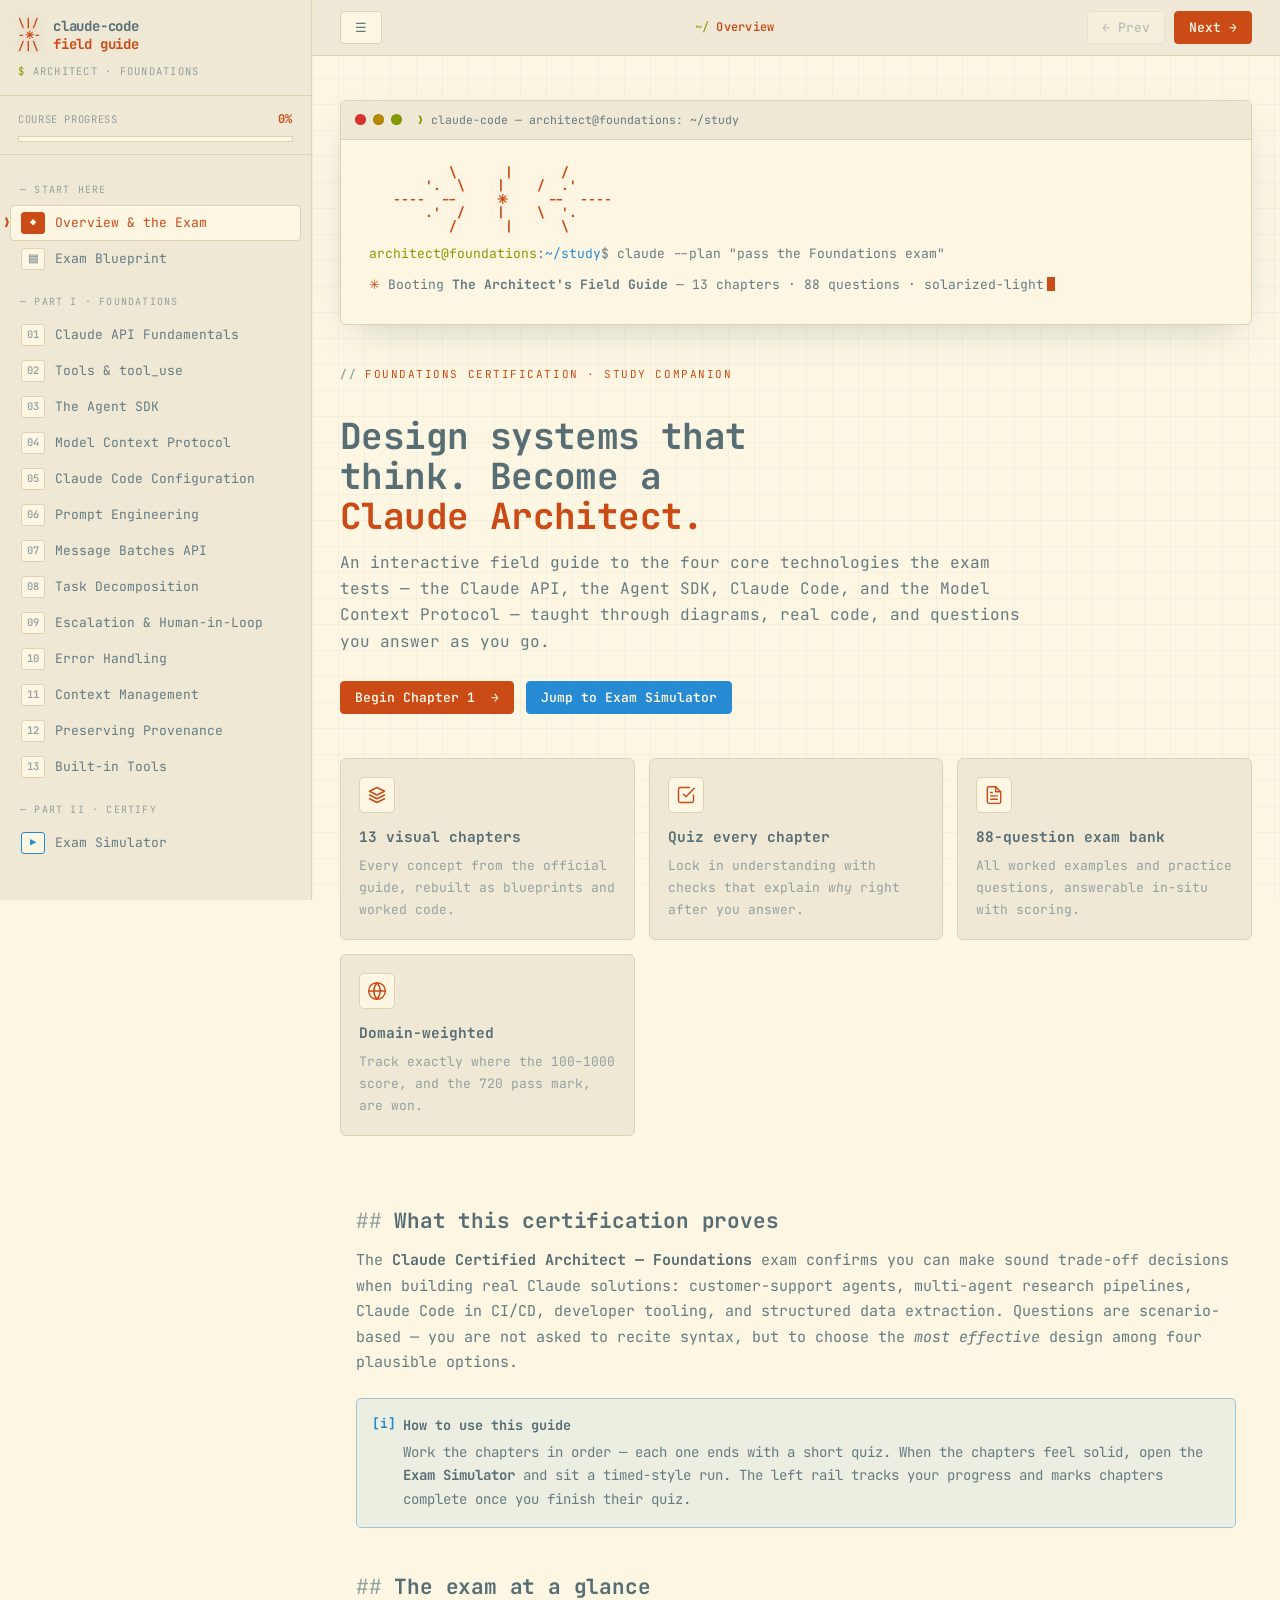
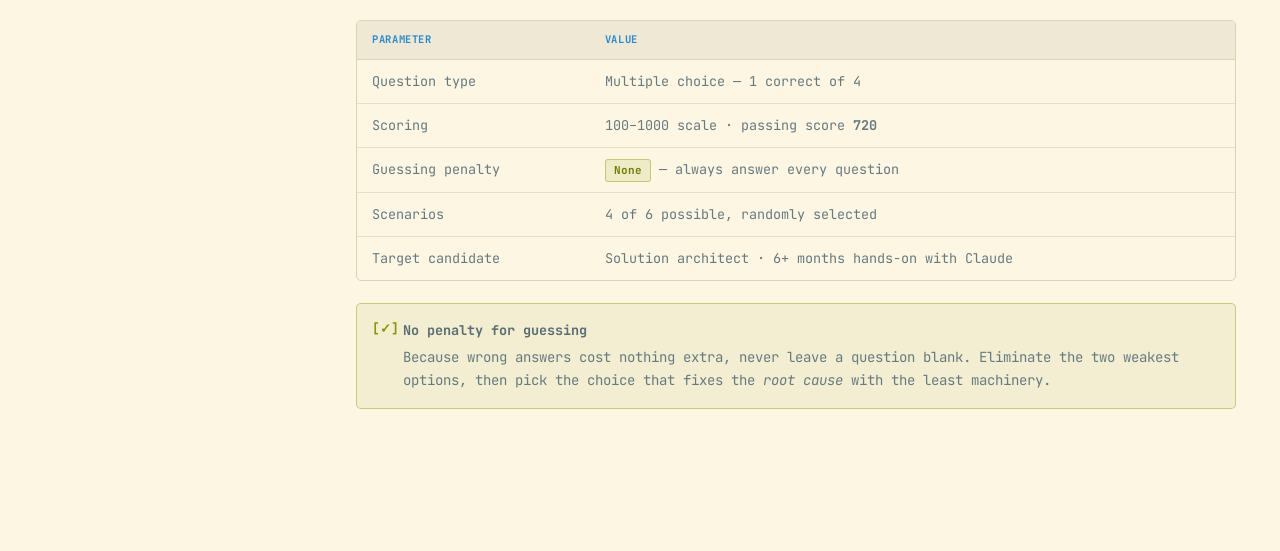
<file: tutorial_en.html>
<!DOCTYPE html>
<html lang="en">
<head>
<meta charset="UTF-8">
<meta name="viewport" content="width=device-width, initial-scale=1.0">
<title>The Architect's Field Guide — Claude Certified Architect</title>
<meta name="description" content="An interactive, visual tutorial that prepares you for the Claude Certified Architect — Foundations certification.">
<link rel="preconnect" href="https://fonts.googleapis.com">
<link rel="preconnect" href="https://fonts.gstatic.com" crossorigin>
<link href="https://fonts.googleapis.com/css2?family=JetBrains+Mono:ital,wght@0,400;0,500;0,600;0,700;1,400;1,500&display=swap" rel="stylesheet">
<link rel="stylesheet" href="tutorial-assets/style.css">
</head>
<body>
<div class="scrim" id="scrim"></div>
<div class="shell">

  <!-- ============================ SIDEBAR ============================ -->
  <aside class="sidebar" id="sidebar">
    <div class="brand">
      <div class="brand-mark">
        <div class="brand-glyph">\|/
-✳-
/|\</div>
        <div>
          <div class="brand-name">claude-code<br><span>field guide</span></div>
        </div>
      </div>
      <div class="brand-sub">architect · foundations</div>
    </div>

    <div class="progress-wrap">
      <div class="progress-label"><span>Course progress</span><b id="progPct">0%</b></div>
      <div class="progress-track"><div class="progress-fill" id="progFill"></div></div>
    </div>

    <nav class="nav" id="nav">
      <div class="nav-section">Start here</div>
      <a class="nav-link" data-page="home"><span class="nav-num">◆</span><span class="nav-label">Overview &amp; the Exam</span><span class="nav-check">✓</span></a>
      <a class="nav-link" data-page="blueprint"><span class="nav-num">▤</span><span class="nav-label">Exam Blueprint</span><span class="nav-check">✓</span></a>

      <div class="nav-section">Part I · Foundations</div>
      <a class="nav-link" data-page="ch1"><span class="nav-num">01</span><span class="nav-label">Claude API Fundamentals</span><span class="nav-check">✓</span></a>
      <a class="nav-link" data-page="ch2"><span class="nav-num">02</span><span class="nav-label">Tools &amp; tool_use</span><span class="nav-check">✓</span></a>
      <a class="nav-link" data-page="ch3"><span class="nav-num">03</span><span class="nav-label">The Agent SDK</span><span class="nav-check">✓</span></a>
      <a class="nav-link" data-page="ch4"><span class="nav-num">04</span><span class="nav-label">Model Context Protocol</span><span class="nav-check">✓</span></a>
      <a class="nav-link" data-page="ch5"><span class="nav-num">05</span><span class="nav-label">Claude Code Configuration</span><span class="nav-check">✓</span></a>
      <a class="nav-link" data-page="ch6"><span class="nav-num">06</span><span class="nav-label">Prompt Engineering</span><span class="nav-check">✓</span></a>
      <a class="nav-link" data-page="ch7"><span class="nav-num">07</span><span class="nav-label">Message Batches API</span><span class="nav-check">✓</span></a>
      <a class="nav-link" data-page="ch8"><span class="nav-num">08</span><span class="nav-label">Task Decomposition</span><span class="nav-check">✓</span></a>
      <a class="nav-link" data-page="ch9"><span class="nav-num">09</span><span class="nav-label">Escalation &amp; Human-in-Loop</span><span class="nav-check">✓</span></a>
      <a class="nav-link" data-page="ch10"><span class="nav-num">10</span><span class="nav-label">Error Handling</span><span class="nav-check">✓</span></a>
      <a class="nav-link" data-page="ch11"><span class="nav-num">11</span><span class="nav-label">Context Management</span><span class="nav-check">✓</span></a>
      <a class="nav-link" data-page="ch12"><span class="nav-num">12</span><span class="nav-label">Preserving Provenance</span><span class="nav-check">✓</span></a>
      <a class="nav-link" data-page="ch13"><span class="nav-num">13</span><span class="nav-label">Built-in Tools</span><span class="nav-check">✓</span></a>

      <div class="nav-section">Part II · Certify</div>
      <a class="nav-link exam" data-page="exam"><span class="nav-num">▶</span><span class="nav-label">Exam Simulator</span><span class="nav-check">✓</span></a>
    </nav>
  </aside>

  <!-- ============================ MAIN ============================ -->
  <div class="main">
    <header class="topbar">
      <button class="btn menu-toggle" id="menuToggle" aria-label="Menu">☰</button>
      <div class="crumb" id="crumb">Overview</div>
      <div class="topbar-actions">
        <button class="btn" id="prevBtn">← Prev</button>
        <button class="btn btn-primary" id="nextBtn">Next →</button>
      </div>
    </header>

    <main class="content" id="content">

      <!-- ==================== HOME / COVER ==================== -->
      <section class="page active" id="page-home">
        <div class="wrap-wide cover">
          <div class="term">
            <div class="term-bar">
              <span class="code-dot r"></span><span class="code-dot y"></span><span class="code-dot g"></span>
              <span class="term-title">claude-code — architect@foundations: ~/study</span>
            </div>
            <div class="term-body">
<div class="ascii">          \      |      /
       '.  \    |    /  .'
   ----  --     ✳     --  ----
       .'  /    |    \  '.
          /      |      \</div>
              <div class="term-line"><span class="p">architect@foundations</span>:<span class="c">~/study</span>$ claude --plan "pass the Foundations exam"</div>
              <div class="term-line"><span class="o">✳</span> Booting <strong>The Architect's Field Guide</strong> — 13 chapters · 88 questions · solarized-light<span class="cur"></span></div>
            </div>
          </div>
          <div class="eyebrow">Foundations Certification · Study Companion</div>
          <h1>Design systems that<br>think. Become a<br><em>Claude Architect.</em></h1>
          <p class="lede">An interactive field guide to the four core technologies the exam tests — the Claude API, the Agent SDK, Claude Code, and the Model Context Protocol — taught through diagrams, real code, and questions you answer as you go.</p>
          <div class="cover-cta">
            <button class="btn btn-primary" data-goto="ch1">Begin Chapter 1 &nbsp;→</button>
            <button class="btn btn-blue" data-goto="exam">Jump to Exam Simulator</button>
          </div>

          <div class="cover-grid">
            <div class="feat">
              <div class="feat-ico"><svg viewBox="0 0 24 24" width="20" fill="none" stroke="currentColor" stroke-width="1.7" stroke-linecap="round" stroke-linejoin="round"><path d="M12 3l9 4.5-9 4.5-9-4.5L12 3zM3 12l9 4.5 9-4.5M3 16.5L12 21l9-4.5"/></svg></div>
              <h3>13 visual chapters</h3>
              <p>Every concept from the official guide, rebuilt as blueprints and worked code.</p>
            </div>
            <div class="feat">
              <div class="feat-ico"><svg viewBox="0 0 24 24" width="20" fill="none" stroke="currentColor" stroke-width="1.7" stroke-linecap="round" stroke-linejoin="round"><path d="M9 11l3 3L22 4M21 12v7a2 2 0 01-2 2H5a2 2 0 01-2-2V5a2 2 0 012-2h11"/></svg></div>
              <h3>Quiz every chapter</h3>
              <p>Lock in understanding with checks that explain <em>why</em> right after you answer.</p>
            </div>
            <div class="feat">
              <div class="feat-ico"><svg viewBox="0 0 24 24" width="20" fill="none" stroke="currentColor" stroke-width="1.7" stroke-linecap="round" stroke-linejoin="round"><path d="M14 2H6a2 2 0 00-2 2v16a2 2 0 002 2h12a2 2 0 002-2V8z"/><path d="M14 2v6h6M16 13H8M16 17H8M10 9H8"/></svg></div>
              <h3>88-question exam bank</h3>
              <p>All worked examples and practice questions, answerable in-situ with scoring.</p>
            </div>
            <div class="feat">
              <div class="feat-ico"><svg viewBox="0 0 24 24" width="20" fill="none" stroke="currentColor" stroke-width="1.7" stroke-linecap="round" stroke-linejoin="round"><path d="M12 2a10 10 0 100 20 10 10 0 000-20zM2 12h20M12 2a15 15 0 010 20 15 15 0 010-20z"/></svg></div>
              <h3>Domain-weighted</h3>
              <p>Track exactly where the 100–1000 score, and the 720 pass mark, are won.</p>
            </div>
          </div>
        </div>

        <div class="wrap">
          <h2>What this certification proves</h2>
          <p>The <strong>Claude Certified Architect — Foundations</strong> exam confirms you can make sound trade-off decisions when building real Claude solutions: customer-support agents, multi-agent research pipelines, Claude Code in CI/CD, developer tooling, and structured data extraction. Questions are scenario-based — you are not asked to recite syntax, but to choose the <em>most effective</em> design among four plausible options.</p>

          <div class="callout note">
            <div class="co-title">How to use this guide</div>
            <p>Work the chapters in order — each one ends with a short quiz. When the chapters feel solid, open the <strong>Exam Simulator</strong> and sit a timed-style run. The left rail tracks your progress and marks chapters complete once you finish their quiz.</p>
          </div>

          <h2>The exam at a glance</h2>
          <div class="tbl-wrap">
            <table>
              <thead><tr><th>Parameter</th><th>Value</th></tr></thead>
              <tbody>
                <tr><td>Question type</td><td>Multiple choice — 1 correct of 4</td></tr>
                <tr><td>Scoring</td><td>100–1000 scale · passing score <strong>720</strong></td></tr>
                <tr><td>Guessing penalty</td><td><span class="pill good">None</span> — always answer every question</td></tr>
                <tr><td>Scenarios</td><td>4 of 6 possible, randomly selected</td></tr>
                <tr><td>Target candidate</td><td>Solution architect · 6+ months hands-on with Claude</td></tr>
              </tbody>
            </table>
          </div>

          <div class="callout tip">
            <div class="co-title">No penalty for guessing</div>
            <p>Because wrong answers cost nothing extra, never leave a question blank. Eliminate the two weakest options, then pick the choice that fixes the <em>root cause</em> with the least machinery.</p>
          </div>
        </div>
      </section>

      <!-- ==================== EXAM BLUEPRINT ==================== -->
      <section class="page" id="page-blueprint">
        <div class="wrap">
          <div class="page-head">
            <div class="eyebrow blue">Orientation</div>
            <h1 class="title">The Exam <em>Blueprint</em></h1>
            <p class="lede">Five domains, weighted unevenly. Spend your study time where the points are — Domain 1 alone is more than a quarter of the exam.</p>
          </div>

          <h2>Five domains, by weight</h2>
          <div class="domain-weights">
            <div class="weight-row">
              <div class="weight-name">Agent architecture &amp; orchestration<b>Domain 1</b></div>
              <div class="weight-track"><div class="weight-fill" style="background:linear-gradient(90deg,var(--clay-deep),var(--clay-bright));width:0" data-w="100">27%</div></div>
            </div>
            <div class="weight-row">
              <div class="weight-name">Claude Code configuration &amp; workflows<b>Domain 3</b></div>
              <div class="weight-track"><div class="weight-fill" style="background:linear-gradient(90deg,var(--clay-deep),var(--clay));width:0" data-w="74">20%</div></div>
            </div>
            <div class="weight-row">
              <div class="weight-name">Prompt engineering &amp; structured output<b>Domain 4</b></div>
              <div class="weight-track"><div class="weight-fill" style="background:linear-gradient(90deg,var(--blue-deep),var(--blue));width:0" data-w="74">20%</div></div>
            </div>
            <div class="weight-row">
              <div class="weight-name">Tool design &amp; MCP integration<b>Domain 2</b></div>
              <div class="weight-track"><div class="weight-fill" style="background:linear-gradient(90deg,var(--blue-deep),var(--blue));width:0" data-w="67">18%</div></div>
            </div>
            <div class="weight-row">
              <div class="weight-name">Context management &amp; reliability<b>Domain 5</b></div>
              <div class="weight-track"><div class="weight-fill" style="background:linear-gradient(90deg,#5d53a6,var(--violet));width:0" data-w="56">15%</div></div>
            </div>
          </div>

          <h2>How chapters map to domains</h2>
          <p>This guide is organised by <em>technology</em> so each idea builds on the last. Here is how the chapters feed each exam domain:</p>
          <div class="tbl-wrap">
            <table>
              <thead><tr><th>Domain</th><th>Weight</th><th>Chapters that cover it</th></tr></thead>
              <tbody>
                <tr><td><strong>1 · Agent architecture &amp; orchestration</strong></td><td><span class="pill warn">27%</span></td><td>Ch 3 (Agent SDK), Ch 8 (Decomposition), Ch 10 (Errors)</td></tr>
                <tr><td><strong>2 · Tool design &amp; MCP integration</strong></td><td><span class="pill">18%</span></td><td>Ch 2 (tool_use), Ch 4 (MCP), Ch 13 (Built-ins)</td></tr>
                <tr><td><strong>3 · Claude Code config &amp; workflows</strong></td><td><span class="pill">20%</span></td><td>Ch 5 (Claude Code), Ch 6 (iterative refinement)</td></tr>
                <tr><td><strong>4 · Prompt engineering &amp; structured output</strong></td><td><span class="pill">20%</span></td><td>Ch 1 (API), Ch 2 (schemas), Ch 6 (Prompting), Ch 7 (Batches)</td></tr>
                <tr><td><strong>5 · Context management &amp; reliability</strong></td><td><span class="pill">15%</span></td><td>Ch 9 (Escalation), Ch 11 (Context), Ch 12 (Provenance)</td></tr>
              </tbody>
            </table>
          </div>

          <h2>The six scenarios</h2>
          <p>Per the official exam guide, every question lives inside one of <strong>six</strong> realistic scenarios; your exam presents <strong>four, picked at random</strong>. Recognising the scenario tells you which mental model to reach for.</p>
          <div class="tbl-wrap">
            <table>
              <thead><tr><th>#</th><th>Scenario</th><th>Core tension</th></tr></thead>
              <tbody>
                <tr><td>1</td><td>Customer Support Resolution Agent</td><td>First-contact resolution vs. correct escalation</td></tr>
                <tr><td>2</td><td>Code Generation with Claude Code</td><td>Slash commands, CLAUDE.md, planning vs. direct</td></tr>
                <tr><td>3</td><td>Multi-Agent Research System</td><td>Coordinator decomposition, citations, error propagation</td></tr>
                <tr><td>4</td><td>Developer Productivity with Claude</td><td>Built-in tools &amp; MCP for codebase exploration</td></tr>
                <tr><td>5</td><td>Claude Code for Continuous Integration</td><td>Headless mode, structured output, false positives</td></tr>
                <tr><td>6</td><td>Structured Data Extraction</td><td>JSON schemas, validation, edge cases</td></tr>
              </tbody>
            </table>
          </div>

          <div class="callout note">
            <div class="co-title">A note on the Exam Simulator's question pool</div>
            <p>The official guide defines the <strong>six</strong> scenarios above. The Simulator also includes a set of community-reported <em>“Conversational AI Patterns”</em> practice questions (context windows, instruction drift, memory). That isn't a separate official scenario — those skills are tested under <strong>Domain 5 (Context Management)</strong> and <strong>Domain 4 (Prompt Engineering)</strong> — but the questions are good extra practice, so they're kept and labelled as their own group.</p>
          </div>

          <div class="callout exam">
            <div class="co-title">Recurring exam meta-patterns</div>
            <p>Across all scenarios, a handful of principles decide most questions: <strong>deterministic enforcement beats prompting</strong> for critical rules · <strong>tool descriptions are the primary routing mechanism</strong> · <strong>least privilege</strong> for tools and context · <strong>fix the root cause</strong>, not the symptom · and <strong>structured errors</strong> over generic failures. Hold these five in mind and you can reason through unfamiliar questions.</p>
          </div>
        </div>
      </section>

      <!-- ==================== CHAPTER 1 ==================== -->
      <section class="page" id="page-ch1">
        <div class="wrap">
          <div class="page-head">
            <div class="eyebrow">Chapter 01 · Claude API</div>
            <h1 class="title">Fundamentals of <em>Model Interaction</em></h1>
            <p class="lede">Everything an agent does sits on top of one request–response call. Master the shape of that call — and the fact that the model remembers nothing between calls — and the rest of the exam falls into place.</p>
          </div>

          <p class="chapter-lede">The Claude API is <strong>stateless</strong>. Each request is independent; the model has no server-side memory of prior turns. To hold a conversation, <em>you</em> resend the full history every time.</p>

          <h2><span class="h2-num">1.1</span>API request structure</h2>
          <p>The Claude API follows a <strong>request–response</strong> model: you send one JSON object to the Messages API and get one response back. There is no hidden session on the server — everything the model knows about the conversation lives inside the request you just sent. Every call to the Messages API looks like this:</p>
          <div class="code">
            <div class="code-head"><span class="code-dot r"></span><span class="code-dot y"></span><span class="code-dot g"></span><span class="code-file">messages.request.json</span><span class="code-lang">json</span></div>
            <pre data-lang="json"><code>{
  "model": "claude-sonnet-4-6",
  "max_tokens": 1024,
  "system": "You are a helpful assistant.",
  "messages": [
    {"role": "user", "content": "Hi!"},
    {"role": "assistant", "content": "Hello!"},
    {"role": "user", "content": "How are you?"}
  ],
  "tools": [],
  "tool_choice": {"type": "auto"}
}</code></pre>
          </div>
          <p>These six fields recur throughout the exam, so know exactly what each one does:</p>
          <div class="tbl-wrap">
            <table>
              <thead><tr><th>Field</th><th>What it does</th></tr></thead>
              <tbody>
                <tr><td><code>model</code></td><td>Which model to use — <code>claude-opus-4-6</code> (most capable), <code>claude-sonnet-4-6</code> (balanced), <code>claude-haiku-4-5</code> (fastest/cheapest)</td></tr>
                <tr><td><code>max_tokens</code></td><td>Maximum tokens in the <em>response</em>. This is an output cap — <strong>not</strong> the context-window limit. If the model hits it, the reply is truncated.</td></tr>
                <tr><td><code>system</code></td><td>The system prompt — defines behaviour, role, and constraints. Passed <em>separately</em>, not inside <code>messages</code> (see 1.4)</td></tr>
                <tr><td><code>messages</code></td><td>The conversation history. You must send the <strong>full history</strong> every call to maintain coherence</td></tr>
                <tr><td><code>tools</code></td><td>Definitions of the tools the model may call (Chapter 2)</td></tr>
                <tr><td><code>tool_choice</code></td><td>The tool-selection strategy — <code>auto</code>, <code>any</code>, or a forced tool (Chapter 2)</td></tr>
              </tbody>
            </table>
          </div>
          <p>A message's <code>content</code> can be a plain string (as above) or a list of typed <strong>content blocks</strong> — <code>text</code>, <code>tool_use</code>, and <code>tool_result</code>. That block structure is what makes tool calling work, and it shapes how the three roles fit together next.</p>

          <h2><span class="h2-num">1.2</span>Message roles &amp; statelessness</h2>
          <p>The <code>messages</code> array uses three roles:</p>
          <div class="tbl-wrap">
            <table>
              <thead><tr><th>Role</th><th>What it carries</th></tr></thead>
              <tbody>
                <tr><td><code>user</code></td><td>Messages from the user — and the <code>tool_result</code> blocks you send back after running a tool</td></tr>
                <tr><td><code>assistant</code></td><td>The model's own responses, including <code>tool_use</code> requests — included when you resend history</td></tr>
                <tr><td>tool result</td><td>Not its own role: a tool's output appears as a <code>tool_result</code> <em>content block</em> inside a <code>user</code>-role message</td></tr>
              </tbody>
            </table>
          </div>
          <p>So a single tool round-trip is represented in the transcript you resend as an assistant <code>tool_use</code> followed by a user <code>tool_result</code>:</p>
          <div class="code">
            <div class="code-head"><span class="code-dot r"></span><span class="code-dot y"></span><span class="code-dot g"></span><span class="code-file">tool_roundtrip.json</span><span class="code-lang">json</span></div>
            <pre data-lang="json"><code>"messages": [
  {"role": "user", "content": "Where is order 12345?"},
  {"role": "assistant", "content": [
    {"type": "tool_use", "id": "tu_1", "name": "lookup_order", "input": {"order_id": 12345}}
  ]},
  {"role": "user", "content": [
    {"type": "tool_result", "tool_use_id": "tu_1", "content": "status: shipped, eta: 2025-02-01"}
  ]}
]</code></pre>
          </div>
          <div class="callout exam">
            <div class="co-title">Critically important — the API is stateless</div>
            <p>On every request you must send the <strong>full conversation history</strong>. The model does <em>not</em> persist state between requests — each call is completely independent. There is no <code>session_id</code> and no server-side memory; if a turn isn't in <code>messages</code>, the model has never seen it.</p>
          </div>
          <p>Because nothing persists, a "conversation" is really a growing transcript you carry forward — which is why long conversations cost more and run slower:</p>
          <div class="figure">
            <svg viewBox="0 0 760 230" role="img" aria-label="Stateless API: each call resends the whole history">
              <rect class="dg-node" x="20" y="70" width="150" height="90" rx="10"/>
              <text class="dg-label" x="95" y="100" text-anchor="middle">Call 1</text>
              <text class="dg-sub" x="95" y="122" text-anchor="middle">[u]</text>
              <text class="dg-sub" x="95" y="140" text-anchor="middle">1 message</text>
              <rect class="dg-node" x="220" y="55" width="160" height="120" rx="10"/>
              <text class="dg-label" x="300" y="85" text-anchor="middle">Call 2</text>
              <text class="dg-sub" x="300" y="107" text-anchor="middle">[u][a][u]</text>
              <text class="dg-sub" x="300" y="125" text-anchor="middle">3 messages</text>
              <rect class="dg-node-clay" x="430" y="35" width="180" height="160" rx="10"/>
              <text class="dg-label" x="520" y="65" text-anchor="middle">Call 3</text>
              <text class="dg-sub" x="520" y="87" text-anchor="middle">[u][a][u][a][u]</text>
              <text class="dg-sub" x="520" y="105" text-anchor="middle">5 messages</text>
              <text class="dg-sub" x="520" y="135" text-anchor="middle" fill="#cb4b16">↑ tokens ↑ cost</text>
              <text class="dg-sub" x="520" y="153" text-anchor="middle" fill="#cb4b16">↑ latency</text>
              <line class="dg-edge-clay" x1="170" y1="115" x2="216" y2="115" marker-end="url(#ar1)"/>
              <line class="dg-edge-clay" x1="380" y1="115" x2="426" y2="115" marker-end="url(#ar1)"/>
              <text class="dg-sub" x="660" y="115" fill="#93a1a1">resend</text>
              <text class="dg-sub" x="660" y="131" fill="#93a1a1">history</text>
              <defs><marker id="ar1" markerWidth="9" markerHeight="9" refX="7" refY="4.5" orient="auto"><path class="dg-arrow-clay" d="M0,0 L9,4.5 L0,9 z"/></marker></defs>
            </svg>
            <div class="figcap">Each request carries the <b>entire</b> history — so long conversations cost more and run slower (Ch 11).</div>
          </div>

          <h2><span class="h2-num">1.3</span>The <code>stop_reason</code> field</h2>
          <p>Every response includes a <code>stop_reason</code> telling you <em>why</em> the model stopped generating. This is the value your code branches on:</p>
          <div class="tbl-wrap">
            <table>
              <thead><tr><th>Value</th><th>Meaning</th><th>What you do</th></tr></thead>
              <tbody>
                <tr><td><code>"end_turn"</code></td><td>The model finished its response</td><td>Show the result to the user — the loop ends</td></tr>
                <tr><td><code>"tool_use"</code></td><td>The model wants to call a tool</td><td>Execute the tool, append the result, call again</td></tr>
                <tr><td><code>"max_tokens"</code></td><td>The token limit was reached</td><td>The response is truncated; raise <code>max_tokens</code></td></tr>
                <tr><td><code>"stop_sequence"</code></td><td>A stop sequence was encountered</td><td>Handle based on your application logic</td></tr>
              </tbody>
            </table>
          </div>
          <p>For agentic systems, <code>"tool_use"</code> and <code>"end_turn"</code> are the two that matter — they <em>are</em> the agent loop:</p>
          <div class="code">
            <div class="code-head"><span class="code-dot r"></span><span class="code-dot y"></span><span class="code-dot g"></span><span class="code-file">agent_loop.py</span><span class="code-lang">python</span></div>
            <pre data-lang="python"><code>while True:
    resp = client.messages.create(model=MODEL, messages=history, tools=tools)
    history.append(resp)                 # append the assistant turn
    if resp.stop_reason == "tool_use":
        history.append(run_tools(resp))  # execute tools, append tool_result(s)
        continue                         # loop again with the new context
    if resp.stop_reason == "end_turn":
        break                            # task complete -> show resp to the user</code></pre>
          </div>
          <div class="callout exam">
            <div class="co-title">Exam anchor</div>
            <p>The reliable completion signal is <strong>always</strong> <code>stop_reason == "end_turn"</code> — never parsed text ("I'm done"), never an iteration counter, never "the model produced some text." Those are the classic anti-patterns (Ch 3).</p>
          </div>

          <h2><span class="h2-num">1.4</span>The system prompt</h2>
          <p>The system prompt is a special instruction that defines context and behavioural rules. Four properties matter:</p>
          <ul>
            <li>It is <strong>not part of the <code>messages</code> array</strong> — it's passed separately in the <code>system</code> field.</li>
            <li>It has <strong>priority over user messages</strong>.</li>
            <li>It is <strong>loaded once and applies throughout</strong> the conversation.</li>
            <li>It is used to define <strong>role, constraints, and output format</strong>.</li>
          </ul>
          <div class="callout warn">
            <div class="co-title">Watch for unintended tool associations</div>
            <p>System-prompt wording can accidentally create tool associations. An instruction like <em>"always verify the customer"</em> can push the model to over-call <code>get_customer</code> even when it is unnecessary — a keyword in the prompt steering tool selection. (This is exactly the trap in practice Q56, where the word "account" skews routing even though the tool descriptions are fine.)</p>
          </div>

          <h2><span class="h2-num">1.5</span>The context window</h2>
          <p>The context window is the total amount of text (in tokens) the model can process at once. It is not just the chat — it includes <strong>four</strong> things:</p>
          <div class="figure">
            <svg viewBox="0 0 760 150" role="img" aria-label="What fills the context window">
              <rect x="30" y="40" width="150" height="46" rx="6" class="dg-node-clay"/>
              <text class="dg-sub" x="105" y="68" text-anchor="middle">system prompt</text>
              <rect x="186" y="40" width="160" height="46" rx="6" class="dg-node-blue"/>
              <text class="dg-sub" x="266" y="68" text-anchor="middle">tool definitions</text>
              <rect x="352" y="40" width="200" height="46" rx="6" class="dg-node-green"/>
              <text class="dg-sub" x="452" y="62" text-anchor="middle">message history</text>
              <text class="dg-sub" x="452" y="78" text-anchor="middle" fill="#859900">grows ▸</text>
              <rect x="558" y="40" width="172" height="46" rx="6" class="dg-node"/>
              <text class="dg-sub" x="644" y="62" text-anchor="middle">tool results</text>
              <text class="dg-sub" x="644" y="78" text-anchor="middle" fill="#6c71c4">grows ▸</text>
              <text class="dg-sub" x="380" y="118" text-anchor="middle">one fixed-size budget shared by all four — the last two keep growing</text>
            </svg>
            <div class="figcap">Everything competes for the same token budget: <b>system prompt + tool definitions + message history + tool results</b>.</div>
          </div>
          <p>Three context-window problems recur on the exam — know the symptom <em>and</em> the fix for each:</p>
          <div class="figure">
            <svg viewBox="0 0 760 200" role="img" aria-label="Lost in the middle reliability curve">
              <line x1="60" y1="160" x2="720" y2="160" class="dg-edge"/>
              <line x1="60" y1="160" x2="60" y2="30" class="dg-edge"/>
              <text class="dg-sub" x="40" y="40" text-anchor="end">high</text>
              <text class="dg-sub" x="40" y="160" text-anchor="end">low</text>
              <text class="dg-sub" x="390" y="185" text-anchor="middle">position in a long input  →</text>
              <path class="dg-edge-clay" d="M60,45 Q200,55 320,120 T560,120 Q660,70 720,48"/>
              <circle cx="60" cy="45" r="5" fill="#859900"/><text class="dg-sub" x="70" y="38" fill="#859900">start: reliable</text>
              <circle cx="390" cy="128" r="5" fill="#dc322f"/><text class="dg-sub" x="390" y="148" text-anchor="middle" fill="#dc322f">middle: missed</text>
              <circle cx="720" cy="48" r="5" fill="#859900"/><text class="dg-sub" x="710" y="38" text-anchor="end" fill="#859900">end: reliable</text>
            </svg>
            <div class="figcap"><b>Lost in the middle</b> — models attend best to the start and end of long inputs.</div>
          </div>
          <ol>
            <li><strong>Lost-in-the-middle effect:</strong> models reliably process information at the <em>start</em> and <em>end</em> of a long input but can miss details buried in the middle. <em>Mitigation:</em> place key information near the beginning or end, with explicit section headings (Ch 11).</li>
            <li><strong>Accumulation of tool results:</strong> every tool call adds its output to the context. If a tool returns 40+ fields but only 5 matter, most of the window is wasted on noise. <em>Mitigation:</em> trim tool outputs to the relevant fields, e.g. with a <code>PostToolUse</code> hook (Ch 11).</li>
            <li><strong>Progressive summarisation:</strong> when history is compressed to save space, numeric values, percentages, and dates often get lost and become vague ("about", "roughly", "a few"). <em>Mitigation:</em> extract exact facts into a persistent facts block kept outside the summarised history (Ch 11).</li>
          </ol>

          <div class="takeaways">
            <h3>Key takeaways</h3>
            <ul>
              <li>The API is stateless — resend the full <code>messages</code> history on every call.</li>
              <li>The system prompt is separate from <code>messages</code> and outranks user text.</li>
              <li><code>stop_reason</code> drives the agent loop: <code>tool_use</code> → continue, <code>end_turn</code> → stop.</li>
              <li>The context window holds prompt + history + tools + results; mind lost-in-the-middle and summarisation loss.</li>
            </ul>
          </div>

          <div class="quiz" data-quiz="ch1">
            <div class="quiz-head"><span class="quiz-badge">Quiz</span><h3>Check yourself · Chapter 1</h3></div>
            <div class="quiz-sub">Three questions. Pick an answer to see whether it's right and why.</div>

            <div class="q">
              <div class="q-text"><span class="qn">Q1</span> A multi-turn assistant "forgets" something the user said two messages ago. The conversation is tiny. What is the most likely cause?</div>
              <div class="opts">
                <button class="opt">The context window was exceeded.</button>
                <button class="opt" data-correct>Your app isn't including prior messages in the <code>messages</code> array.</button>
                <button class="opt">Claude needs a <code>session_id</code> parameter to track memory.</button>
                <button class="opt">A vector database connection is required for memory.</button>
              </div>
              <div class="q-explain"><b>Correct: B.</b> Claude is stateless — every call must carry the full history in <code>messages</code>. A two-message gap can't overflow context, and there is no <code>session_id</code> or required vector DB in the API.</div>
            </div>

            <div class="q">
              <div class="q-text"><span class="qn">Q2</span> In an agent loop, what is the only reliable signal that the task is complete?</div>
              <div class="opts">
                <button class="opt">The assistant produced some text content.</button>
                <button class="opt">A fixed iteration limit (e.g. 10) was reached.</button>
                <button class="opt" data-correct><code>stop_reason == "end_turn"</code>.</button>
                <button class="opt">The reply contains a phrase like "task complete".</button>
              </div>
              <div class="q-explain"><b>Correct: C.</b> <code>end_turn</code> is the model's explicit structured completion signal. Parsing text or capping iterations are the classic anti-patterns.</div>
            </div>

            <div class="q">
              <div class="q-text"><span class="qn">Q3</span> Why do latency and cost rise as a conversation passes 50 turns?</div>
              <div class="opts">
                <button class="opt" data-correct>The entire history is resent with each request, growing the token count.</button>
                <button class="opt">The model builds an internal user profile that needs more processing.</button>
                <button class="opt">Responses get progressively longer by design.</button>
                <button class="opt">Database operations slow down as history grows.</button>
              </div>
              <div class="q-explain"><b>Correct: A.</b> Statelessness means each request carries the complete transcript; more tokens in → more latency and cost. The model keeps no internal state between calls.</div>
            </div>
          </div>
        </div>
      </section>

      <!-- ==================== CHAPTER 2 ==================== -->
      <section class="page" id="page-ch2">
        <div class="wrap">
          <div class="page-head">
            <div class="eyebrow">Chapter 02 · Tools</div>
            <h1 class="title">Tools &amp; <em>tool_use</em></h1>
            <p class="lede">Claude doesn't run code — it <em>requests</em> a structured call and you execute it. The description you write is the single most important factor in whether it picks the right tool.</p>
          </div>

          <p class="chapter-lede"><code>tool_use</code> lets Claude call external functions. The model emits a structured request; your code runs it and returns a <code>tool_result</code>. This is also the most reliable way to get structured JSON out of Claude.</p>

          <h2><span class="h2-num">2.1</span>What is <code>tool_use</code></h2>
          <p><code>tool_use</code> is the mechanism that lets Claude call external functions. The crucial point: <strong>the model does not run code itself.</strong> It generates a structured tool-call <em>request</em>; <em>your</em> code executes it and returns the result as a <code>tool_result</code>. The model then continues from there.</p>
          <div class="figure">
            <svg viewBox="0 0 760 150" role="img" aria-label="tool_use round trip">
              <rect class="dg-node-clay" x="20" y="50" width="150" height="56" rx="10"/>
              <text class="dg-label" x="95" y="74" text-anchor="middle">Claude</text>
              <text class="dg-sub" x="95" y="92" text-anchor="middle">emits tool_use</text>
              <rect class="dg-node-blue" x="305" y="50" width="150" height="56" rx="10"/>
              <text class="dg-label" x="380" y="74" text-anchor="middle">Your code</text>
              <text class="dg-sub" x="380" y="92" text-anchor="middle">runs the tool</text>
              <rect class="dg-node" x="590" y="50" width="150" height="56" rx="10"/>
              <text class="dg-label" x="665" y="74" text-anchor="middle">Claude</text>
              <text class="dg-sub" x="665" y="92" text-anchor="middle">reads tool_result</text>
              <line class="dg-edge-clay" x1="170" y1="78" x2="301" y2="78" marker-end="url(#ar2a)"/>
              <text class="dg-sub" x="237" y="66" text-anchor="middle">request</text>
              <line class="dg-edge-blue" x1="455" y1="78" x2="586" y2="78" marker-end="url(#ar2b)"/>
              <text class="dg-sub" x="520" y="66" text-anchor="middle">result</text>
              <defs>
                <marker id="ar2a" markerWidth="9" markerHeight="9" refX="7" refY="4.5" orient="auto"><path class="dg-arrow-clay" d="M0,0 L9,4.5 L0,9 z"/></marker>
                <marker id="ar2b" markerWidth="9" markerHeight="9" refX="7" refY="4.5" orient="auto"><path class="dg-arrow-blue" d="M0,0 L9,4.5 L0,9 z"/></marker>
              </defs>
            </svg>
            <div class="figcap">Claude <b>requests</b> → your code <b>executes</b> → the <b>result</b> goes back. Claude never touches your systems directly.</div>
          </div>
          <p>Beyond actions, this same mechanism is the <strong>most reliable way to get structured JSON out of Claude</strong> — covered in 2.4.</p>

          <h2><span class="h2-num">2.2</span>Tool definition — the description is everything</h2>
          <p>Each tool is defined with a name, a <strong>description</strong>, and a JSON-schema (<code>input_schema</code>) for its inputs:</p>
          <div class="code">
            <div class="code-head"><span class="code-dot r"></span><span class="code-dot y"></span><span class="code-dot g"></span><span class="code-file">tool.get_customer.json</span><span class="code-lang">json</span></div>
            <pre data-lang="json"><code>{
  "name": "get_customer",
  "description": "Finds a customer by email or ID. Returns the customer profile, including name, email, order history, and account status. Use this tool BEFORE lookup_order to verify the customer's identity. Accepts an email (format: user@domain.com) or a numeric customer_id.",
  "input_schema": {
    "type": "object",
    "properties": {
      "email": {"type": "string", "description": "Customer email"},
      "customer_id": {"type": "integer", "description": "Numeric customer ID"}
    },
    "required": []
  }
}</code></pre>
          </div>
          <p>Four aspects of a tool description are critically important — and heavily tested in Domain 2:</p>
          <ol>
            <li><strong>The description is the primary selection mechanism.</strong> An LLM chooses which tool to call based on its description. Minimal descriptions ("Retrieves customer information") lead to mistakes the moment two tools overlap.</li>
            <li><strong>A good description includes</strong> what the tool does and returns · input formats and example values · edge cases and constraints · when to use it versus similar alternatives.</li>
            <li><strong>Avoid identical or overlapping descriptions.</strong> If <code>analyze_content</code> and <code>analyze_document</code> have nearly identical descriptions, the model <em>will</em> confuse them.</li>
            <li><strong>Built-in vs. MCP tools.</strong> Agents may prefer built-in tools (Read, Grep) over MCP tools with similar functionality — so strengthen MCP descriptions to highlight unique data or context the built-ins can't provide.</li>
          </ol>
          <p>The fix for overlap is to <strong>rename and differentiate</strong>, not to add a classifier on top:</p>
          <div class="compare">
            <div class="card bad">
              <h4>✗ Weak — overlapping</h4>
              <p><code>analyze_content</code> — "analyzes content and extracts key information"</p>
              <p><code>analyze_document</code> — "analyzes documents and extracts key information"</p>
              <p>Near-identical → the model confuses them and misroutes ~45% of requests.</p>
            </div>
            <div class="card good">
              <h4>✓ Strong — distinct</h4>
              <p>Rename + rewrite: <code>extract_web_results</code> — "processes and returns information retrieved from web search and URLs."</p>
              <p>Now each tool's purpose is unambiguous (this is the fix in practice Q7).</p>
            </div>
          </div>
          <div class="callout exam">
            <div class="co-title">Exam anchor — first move on misrouting</div>
            <p>When an agent keeps picking the wrong tool and the descriptions are minimal, the highest-impact first step is to <strong>expand the descriptions</strong> (input formats, examples, edge cases, boundaries) — not few-shot examples, not a routing layer, not merging the tools.</p>
          </div>

          <h2><span class="h2-num">2.3</span>The <code>tool_choice</code> parameter</h2>
          <div class="figure">
            <svg viewBox="0 0 760 180" role="img" aria-label="tool_choice modes">
              <rect class="dg-node" x="30" y="40" width="220" height="100" rx="10"/>
              <text class="dg-label" x="140" y="70" text-anchor="middle">auto</text>
              <text class="dg-sub" x="140" y="94" text-anchor="middle">model decides:</text>
              <text class="dg-sub" x="140" y="112" text-anchor="middle">tool OR text</text>
              <text class="dg-sub" x="140" y="130" text-anchor="middle" fill="#268bd2">default</text>

              <rect class="dg-node-blue" x="270" y="40" width="220" height="100" rx="10"/>
              <text class="dg-label" x="380" y="70" text-anchor="middle">any</text>
              <text class="dg-sub" x="380" y="94" text-anchor="middle">MUST call</text>
              <text class="dg-sub" x="380" y="112" text-anchor="middle">some tool</text>
              <text class="dg-sub" x="380" y="130" text-anchor="middle" fill="#268bd2">guarantee structure</text>

              <rect class="dg-node-clay" x="510" y="40" width="220" height="100" rx="10"/>
              <text class="dg-label" x="620" y="70" text-anchor="middle">{type:"tool", name}</text>
              <text class="dg-sub" x="620" y="94" text-anchor="middle">MUST call</text>
              <text class="dg-sub" x="620" y="112" text-anchor="middle">that exact tool</text>
              <text class="dg-sub" x="620" y="130" text-anchor="middle" fill="#cb4b16">force first step</text>
            </svg>
            <div class="figcap">Three strategies — looser to stricter. Pick the loosest that still gives the guarantee you need.</div>
          </div>
          <div class="tbl-wrap">
            <table>
              <thead><tr><th>Value</th><th>Behaviour</th><th>When</th></tr></thead>
              <tbody>
                <tr><td><code>{"type":"auto"}</code></td><td>Model decides: tool or text</td><td>Default for most cases</td></tr>
                <tr><td><code>{"type":"any"}</code></td><td>Must call <em>some</em> tool</td><td>Guarantee structured output</td></tr>
                <tr><td><code>{"type":"tool","name":"extract_metadata"}</code></td><td>Must call that exact tool</td><td>Force a specific first step / ordering</td></tr>
              </tbody>
            </table>
          </div>
          <p>Two scenarios the exam tests directly:</p>
          <ul>
            <li><strong><code>"any"</code> + multiple extraction tools</strong> → the model still picks the best-fitting one, but you're guaranteed structured output rather than a text reply.</li>
            <li><strong>Forced selection</strong> → when you must guarantee a specific first action — e.g. forcing <code>extract_metadata</code> to run <em>before</em> any enrichment tools.</li>
          </ul>
          <p>Rule of thumb: pick the <em>loosest</em> setting that still gives the guarantee you need. <code>auto</code> unless you specifically need to force a tool call or an order.</p>

          <h2><span class="h2-num">2.4</span>JSON schemas for structured output</h2>
          <p>Using <code>tool_use</code> with a JSON schema is the <strong>most reliable</strong> way to obtain structured output from Claude. Concretely, it:</p>
          <ul>
            <li><strong>Guarantees syntactically valid JSON</strong> — no missing braces, no trailing commas.</li>
            <li><strong>Enforces the required structure</strong> — required fields are present, types match the schema.</li>
            <li><strong>Does not guarantee semantic correctness</strong> — the values themselves can still be wrong (see 2.5).</li>
          </ul>
          <div class="code">
            <div class="code-head"><span class="code-dot r"></span><span class="code-dot y"></span><span class="code-dot g"></span><span class="code-file">extraction_schema.json</span><span class="code-lang">json</span></div>
            <pre data-lang="json"><code>{
  "type": "object",
  "properties": {
    "category": {"type": "string", "enum": ["bug", "feature", "docs", "unclear", "other"]},
    "category_detail": {"type": ["string", "null"], "description": "Details if category = other/unclear"},
    "severity": {"type": "string", "enum": ["critical", "high", "medium", "low"]},
    "confidence": {"type": "number", "minimum": 0, "maximum": 1},
    "optional_field": {"type": ["string", "null"], "description": "Null if not found in source"}
  },
  "required": ["category", "severity"]
}</code></pre>
          </div>
          <p><strong>Schema design rules the exam loves:</strong></p>
          <ul>
            <li><strong>Required only when always present.</strong> Required fields push the model to <em>fabricate</em> values when data is missing.</li>
            <li><strong>Nullable for maybe-absent data:</strong> <code>"type": ["string", "null"]</code> lets the model return <code>null</code> instead of hallucinating.</li>
            <li><strong>Enums with <code>"other"</code></strong> + a detail string prevent losing data outside your categories.</li>
            <li><strong>Enum <code>"unclear"</code></strong> — an honest "unclear" beats a confidently wrong category.</li>
          </ul>

          <h2><span class="h2-num">2.5</span>Syntax vs. semantic errors</h2>
          <p>Two different kinds of error can come out of a structured-output call, and they need different fixes:</p>
          <div class="tbl-wrap">
            <table>
              <thead><tr><th>Error type</th><th>Example</th><th>Mitigation</th></tr></thead>
              <tbody>
                <tr><td><span class="pill bad">Syntax</span></td><td>Invalid JSON, wrong field type</td><td><code>tool_use</code> with a JSON schema <em>eliminates</em> these</td></tr>
                <tr><td><span class="pill warn">Semantic</span></td><td>Totals don't add up, value in the wrong field, hallucination</td><td>Validation checks, retry-with-feedback, self-correction (Ch 6)</td></tr>
              </tbody>
            </table>
          </div>
          <div class="callout note">
            <div class="co-title">The schema only solves half the problem</div>
            <p>A strict JSON schema <em>eliminates</em> syntax errors entirely — but it can't tell that <code>total</code> doesn't equal the sum of the line items, or that a value landed in the wrong field. Those <strong>semantic</strong> errors need validation checks, retry-with-feedback, and self-correction — the subject of Chapter 6.</p>
          </div>

          <div class="takeaways">
            <h3>Key takeaways</h3>
            <ul>
              <li>Tool <strong>descriptions</strong> are the primary selection mechanism — make them rich and distinct.</li>
              <li>Eliminate overlap by renaming and differentiating, not by adding classifiers.</li>
              <li><code>tool_choice</code>: <code>auto</code> (default) → <code>any</code> (force a tool) → forced tool (force order).</li>
              <li>Schemas kill <em>syntax</em> errors; nullable fields + "other"/"unclear" enums prevent fabrication; <em>semantic</em> errors still need validation.</li>
            </ul>
          </div>

          <div class="quiz" data-quiz="ch2">
            <div class="quiz-head"><span class="quiz-badge">Quiz</span><h3>Check yourself · Chapter 2</h3></div>
            <div class="quiz-sub">Three questions on tool design and structured output.</div>

            <div class="q">
              <div class="q-text"><span class="qn">Q1</span> An agent keeps calling <code>get_customer</code> for order questions. Both tools have minimal, similar descriptions. What is the most effective <em>first</em> step?</div>
              <div class="opts">
                <button class="opt">Add a routing classifier before the agent.</button>
                <button class="opt" data-correct>Expand each description with input formats, examples, edge cases, and boundaries.</button>
                <button class="opt">Add few-shot examples to the system prompt.</button>
                <button class="opt">Merge the two tools into one.</button>
              </div>
              <div class="q-explain"><b>Correct: B.</b> Descriptions are the model's primary selection mechanism — the lowest-effort, highest-impact fix. Classifiers are over-engineering; few-shot adds tokens without addressing the root cause; merging loses capability.</div>
            </div>

            <div class="q">
              <div class="q-text"><span class="qn">Q2</span> You must guarantee Claude returns structured data via one of several extraction tools — never plain text. Which setting?</div>
              <div class="opts">
                <button class="opt"><code>tool_choice: "auto"</code></button>
                <button class="opt" data-correct><code>tool_choice: "any"</code></button>
                <button class="opt">Lower the temperature to 0.</button>
                <button class="opt">Raise <code>max_tokens</code>.</button>
              </div>
              <div class="q-explain"><b>Correct: B.</b> <code>"any"</code> forces a tool call (so you always get structured output) while letting the model pick the best-fitting schema. <code>"auto"</code> permits a text reply.</div>
            </div>

            <div class="q">
              <div class="q-text"><span class="qn">Q3</span> An extraction schema marks <code>discount_code</code> as required, but many documents don't contain one. What's the risk?</div>
              <div class="opts">
                <button class="opt">The JSON will be syntactically invalid.</button>
                <button class="opt" data-correct>The model fabricates a value to satisfy the required field.</button>
                <button class="opt">Nothing — required fields are always safe.</button>
                <button class="opt">The request is rejected by the API.</button>
              </div>
              <div class="q-explain"><b>Correct: B.</b> Required fields pressure the model to invent data when it's absent. Make maybe-absent fields nullable (<code>["string","null"]</code>) so it can honestly return <code>null</code>.</div>
            </div>
          </div>
        </div>
      </section>

      <!-- ==================== CHAPTER 3 ==================== -->
      <section class="page" id="page-ch3">
        <div class="wrap">
          <div class="page-head">
            <div class="eyebrow">Chapter 03 · Agent SDK</div>
            <h1 class="title">Building <em>Agentic Systems</em></h1>
            <p class="lede">The agent loop, the coordinator–subagent topology, and hooks. This chapter feeds Domain 1 — the single biggest slice of the exam at 27%.</p>
          </div>

          <h2><span class="h2-num">3.1</span>The agentic loop</h2>
          <p>An agent doesn't just answer — it acts in a loop, deciding each next step from context and prior results. This is <strong>model-driven</strong>, unlike a hard-coded decision tree.</p>
          <div class="figure">
            <svg viewBox="0 0 760 250" role="img" aria-label="The agentic loop">
              <rect class="dg-node-clay" x="40" y="100" width="150" height="60" rx="10"/>
              <text class="dg-label" x="115" y="125" text-anchor="middle">Call Claude</text>
              <text class="dg-sub" x="115" y="144" text-anchor="middle">with tools</text>

              <polygon class="dg-node" points="300,90 380,130 300,170 220,130" />
              <text class="dg-label" x="300" y="127" text-anchor="middle">stop_</text>
              <text class="dg-label" x="300" y="143" text-anchor="middle">reason?</text>

              <rect class="dg-node-blue" x="430" y="40" width="170" height="60" rx="10"/>
              <text class="dg-label" x="515" y="64" text-anchor="middle">tool_use</text>
              <text class="dg-sub" x="515" y="83" text-anchor="middle">run tool, append result</text>

              <rect class="dg-node-green" x="430" y="160" width="170" height="60" rx="10"/>
              <text class="dg-label" x="515" y="184" text-anchor="middle">end_turn</text>
              <text class="dg-sub" x="515" y="203" text-anchor="middle">done → reply</text>

              <line class="dg-edge-clay" x1="190" y1="130" x2="216" y2="130" marker-end="url(#ar3)"/>
              <line class="dg-edge" x1="350" y1="105" x2="426" y2="72" marker-end="url(#ar3b)"/>
              <line class="dg-edge" x1="350" y1="155" x2="426" y2="188" marker-end="url(#ar3b)"/>
              <!-- loop back: routed above the states, never crossing one -->
              <path class="dg-edge-blue dg-edge-dash" d="M515,40 L515,22 Q515,14 505,14 L125,14 Q115,14 115,24 L115,100" marker-end="url(#ar3c)"/>
              <text class="dg-sub" x="312" y="31" text-anchor="middle" fill="#268bd2">loop back with the new tool result</text>
              <defs>
                <marker id="ar3" markerWidth="9" markerHeight="9" refX="7" refY="4.5" orient="auto"><path class="dg-arrow-clay" d="M0,0 L9,4.5 L0,9 z"/></marker>
                <marker id="ar3b" markerWidth="9" markerHeight="9" refX="7" refY="4.5" orient="auto"><path class="dg-arrow" d="M0,0 L9,4.5 L0,9 z"/></marker>
                <marker id="ar3c" markerWidth="9" markerHeight="9" refX="7" refY="4.5" orient="auto"><path class="dg-arrow-blue" d="M0,0 L9,4.5 L0,9 z"/></marker>
              </defs>
            </svg>
            <div class="figcap">Loop while <b>tool_use</b> · stop on <b>end_turn</b>. Tool results are appended to history so the model can choose the next action.</div>
          </div>
          <div class="callout warn">
            <div class="co-title">Anti-patterns to avoid</div>
            <p>Parsing assistant text for "Task completed" · using an arbitrary <code>max_iterations</code> as the primary stop condition · treating "the model produced text" as completion. The only reliable signal is <code>stop_reason == "end_turn"</code>.</p>
          </div>

          <h2><span class="h2-num">3.2</span>AgentDefinition</h2>
          <div class="code">
            <div class="code-head"><span class="code-dot r"></span><span class="code-dot y"></span><span class="code-dot g"></span><span class="code-file">agent.py</span><span class="code-lang">python</span></div>
            <pre data-lang="python"><code>agent = AgentDefinition(
    name="customer_support",
    description="Handles returns and order issues",
    system_prompt="You are a customer support agent...",
    allowed_tools=["get_customer", "lookup_order", "process_refund", "escalate_to_human"],
    # For a coordinator, include the Task tool:
    # allowed_tools=["Task", "get_customer", ...]
)</code></pre>
          </div>
          <p><code>allowed_tools</code> follows the <strong>principle of least privilege</strong> — give each agent only the tools its role needs. Too many tools (18 instead of 4–5) measurably <em>reduces</em> selection reliability.</p>

          <h2><span class="h2-num">3.3</span>Hub-and-spoke: coordinator &amp; subagents</h2>
          <div class="figure">
            <svg viewBox="0 0 760 240" role="img" aria-label="Hub and spoke coordinator topology">
              <rect class="dg-node-clay" x="300" y="20" width="160" height="56" rx="10"/>
              <text class="dg-label" x="380" y="44" text-anchor="middle">Coordinator</text>
              <text class="dg-sub" x="380" y="63" text-anchor="middle">decomposes · routes · aggregates</text>

              <rect class="dg-node-blue" x="60" y="150" width="170" height="60" rx="10"/>
              <text class="dg-label" x="145" y="174" text-anchor="middle">Subagent: search</text>
              <text class="dg-sub" x="145" y="193" text-anchor="middle">isolated context</text>
              <rect class="dg-node-blue" x="295" y="150" width="170" height="60" rx="10"/>
              <text class="dg-label" x="380" y="174" text-anchor="middle">Subagent: analyse</text>
              <text class="dg-sub" x="380" y="193" text-anchor="middle">isolated context</text>
              <rect class="dg-node-blue" x="530" y="150" width="170" height="60" rx="10"/>
              <text class="dg-label" x="615" y="174" text-anchor="middle">Subagent: synth</text>
              <text class="dg-sub" x="615" y="193" text-anchor="middle">isolated context</text>

              <line class="dg-edge-clay" x1="350" y1="76" x2="150" y2="148" marker-end="url(#ar4)"/>
              <line class="dg-edge-clay" x1="380" y1="76" x2="380" y2="148" marker-end="url(#ar4)"/>
              <line class="dg-edge-clay" x1="410" y1="76" x2="610" y2="148" marker-end="url(#ar4)"/>
              <defs><marker id="ar4" markerWidth="9" markerHeight="9" refX="7" refY="4.5" orient="auto"><path class="dg-arrow-clay" d="M0,0 L9,4.5 L0,9 z"/></marker></defs>
            </svg>
            <div class="figcap">All communication flows through the coordinator — the hub owns observability, error handling, and routing.</div>
          </div>
          <p>The coordinator decomposes the task, dynamically selects subagents, delegates, aggregates &amp; validates results, handles errors/retries, and reports to the user.</p>
          <div class="callout exam">
            <div class="co-title">Critical principle — isolated context</div>
            <p>Subagents do <strong>not</strong> inherit the coordinator's history. Required context must be <em>explicitly passed</em> in the subagent's prompt. They share no memory across calls, and all communication routes through the coordinator for observability and control.</p>
          </div>

          <h2><span class="h2-num">3.4</span>Spawning subagents with <code>Task</code></h2>
          <p>The coordinator's <code>allowed_tools</code> must include <code>"Task"</code>. Context passing is mandatory:</p>
          <div class="compare">
            <div class="card bad">
              <h4>✗ No context</h4>
              <p><code>Task: "Analyze the document"</code></p>
              <p>The subagent has nothing to work with.</p>
            </div>
            <div class="card good">
              <h4>✓ Full context</h4>
              <p><code>Task: "Analyze the following document. Document: [full text] Prior results: [...] Output format: [schema]"</code></p>
            </div>
          </div>
          <p><strong>Parallel spawning:</strong> a coordinator can emit multiple <code>Task</code> calls in one response — the subagents run concurrently. Use this to partition research and avoid duplication.</p>

          <h2><span class="h2-num">3.5</span>Hooks: deterministic interception</h2>
          <p>Hooks intercept the agent lifecycle. <code>PostToolUse</code> transforms a tool result before the model sees it; a pre-call hook can block policy-violating actions.</p>
          <div class="code">
            <div class="code-head"><span class="code-dot r"></span><span class="code-dot y"></span><span class="code-dot g"></span><span class="code-file">hooks.py</span><span class="code-lang">python</span></div>
            <pre data-lang="python"><code>@hook("PostToolUse")
def normalize_dates(tool_result):
    # Unix timestamp -> ISO 8601, "Mar 5, 2025" -> "2025-03-05"
    return normalized_result

@hook("PreToolUse")
def enforce_refund_limit(tool_call):
    if tool_call.name == "process_refund" and tool_call.args.amount > 500:
        return redirect_to_escalation(tool_call)   # deterministic block</code></pre>
          </div>
          <div class="figure">
            <svg viewBox="0 0 760 150" role="img" aria-label="Hooks deterministic vs prompts probabilistic">
              <rect class="dg-node-green" x="40" y="40" width="320" height="80" rx="10"/>
              <text class="dg-label" x="200" y="70" text-anchor="middle">Hooks</text>
              <text class="dg-sub" x="200" y="92" text-anchor="middle">deterministic · 100% · code</text>
              <text class="dg-sub" x="200" y="108" text-anchor="middle" fill="#859900">use for financial / legal / safety rules</text>

              <rect class="dg-node" x="400" y="40" width="320" height="80" rx="10"/>
              <text class="dg-label" x="560" y="70" text-anchor="middle">Prompt instructions</text>
              <text class="dg-sub" x="560" y="92" text-anchor="middle">probabilistic · &gt;90%, not 100%</text>
              <text class="dg-sub" x="560" y="108" text-anchor="middle" fill="#93a1a1">use for preferences / formatting</text>
            </svg>
            <div class="figcap">When failure has financial, legal, or safety consequences — use a <b>hook</b>, not a prompt.</div>
          </div>

          <div class="takeaways">
            <h3>Key takeaways</h3>
            <ul>
              <li>Loop on <code>tool_use</code>, stop on <code>end_turn</code> — never on text or an iteration cap.</li>
              <li>Coordinator owns decomposition, routing, aggregation, and error handling; subagents have <strong>isolated context</strong>.</li>
              <li>Pass all needed context explicitly in the <code>Task</code> prompt; spawn multiple <code>Task</code>s for parallelism.</li>
              <li>Hooks give <strong>deterministic</strong> guarantees; prompts are only probabilistic. Critical rules → hooks.</li>
            </ul>
          </div>

          <div class="quiz" data-quiz="ch3">
            <div class="quiz-head"><span class="quiz-badge">Quiz</span><h3>Check yourself · Chapter 3</h3></div>
            <div class="quiz-sub">Three questions on agent orchestration.</div>

            <div class="q">
              <div class="q-text"><span class="qn">Q1</span> Refunds above $500 must <em>never</em> be auto-approved. What enforces this reliably?</div>
              <div class="opts">
                <button class="opt">A strongly-worded system prompt rule.</button>
                <button class="opt">Few-shot examples of declining large refunds.</button>
                <button class="opt" data-correct>A <code>PreToolUse</code> hook that blocks <code>process_refund</code> over the threshold.</button>
                <button class="opt">Lowering the model temperature.</button>
              </div>
              <div class="q-explain"><b>Correct: C.</b> Financial rules need deterministic enforcement. Hooks guarantee 100% compliance; prompts are only probabilistic.</div>
            </div>

            <div class="q">
              <div class="q-text"><span class="qn">Q2</span> A subagent receives <code>Task: "Analyze the document"</code> and produces nothing useful. Why?</div>
              <div class="opts">
                <button class="opt">Subagents can't read documents.</button>
                <button class="opt" data-correct>Subagents have isolated context — the document must be passed explicitly in the prompt.</button>
                <button class="opt">The coordinator forgot to set a <code>session_id</code>.</button>
                <button class="opt">The Task tool only works with web search.</button>
              </div>
              <div class="q-explain"><b>Correct: B.</b> Subagents don't inherit the coordinator's history. All required context must be included in the Task prompt.</div>
            </div>

            <div class="q">
              <div class="q-text"><span class="qn">Q3</span> A coordinator must spawn subagents. What must its configuration include?</div>
              <div class="opts">
                <button class="opt" data-correct><code>"Task"</code> in its <code>allowed_tools</code>.</button>
                <button class="opt">A <code>parallel: true</code> flag.</button>
                <button class="opt">Shared memory with each subagent.</button>
                <button class="opt">A higher <code>max_tokens</code> budget.</button>
              </div>
              <div class="q-explain"><b>Correct: A.</b> Subagents are spawned via the <code>Task</code> tool, so the coordinator's <code>allowed_tools</code> must include it.</div>
            </div>
          </div>
        </div>
      </section>

      <!-- ==================== CHAPTER 4 ==================== -->
      <section class="page" id="page-ch4">
        <div class="wrap">
          <div class="page-head">
            <div class="eyebrow">Chapter 04 · MCP</div>
            <h1 class="title">Model Context <em>Protocol</em></h1>
            <p class="lede">MCP is the open standard that plugs external systems into Claude. Know its three primitives, how servers are configured, and what a <em>good</em> error looks like.</p>
          </div>

          <h2><span class="h2-num">4.1</span>Three primitives</h2>
          <div class="figure">
            <svg viewBox="0 0 760 150" role="img" aria-label="MCP three primitives">
              <rect class="dg-node-clay" x="30" y="35" width="220" height="85" rx="10"/>
              <text class="dg-label" x="140" y="65" text-anchor="middle">Tools</text>
              <text class="dg-sub" x="140" y="86" text-anchor="middle">functions the agent CALLS</text>
              <text class="dg-sub" x="140" y="103" text-anchor="middle">actions · CRUD · APIs</text>

              <rect class="dg-node-blue" x="270" y="35" width="220" height="85" rx="10"/>
              <text class="dg-label" x="380" y="65" text-anchor="middle">Resources</text>
              <text class="dg-sub" x="380" y="86" text-anchor="middle">data the agent READS</text>
              <text class="dg-sub" x="380" y="103" text-anchor="middle">docs · schemas · catalogs</text>

              <rect class="dg-node" x="510" y="35" width="220" height="85" rx="10"/>
              <text class="dg-label" x="620" y="65" text-anchor="middle">Prompts</text>
              <text class="dg-sub" x="620" y="86" text-anchor="middle">reusable templates</text>
              <text class="dg-sub" x="620" y="103" text-anchor="middle">for common tasks</text>
            </svg>
            <div class="figcap"><b>Tools</b> act · <b>Resources</b> inform · <b>Prompts</b> template. Knowing which is which is a frequent exam discriminator.</div>
          </div>
          <p>An <strong>MCP server</strong> is a process implementing the protocol. On connection, all its tools are discovered automatically, and tools from <em>all</em> connected servers are available at once. As always, descriptions determine how they're used.</p>

          <h2><span class="h2-num">4.2</span>Configuring servers: project vs. user</h2>
          <div class="code">
            <div class="code-head"><span class="code-dot r"></span><span class="code-dot y"></span><span class="code-dot g"></span><span class="code-file">.mcp.json</span><span class="code-lang">json</span></div>
            <pre data-lang="json"><code>{
  "mcpServers": {
    "github": {
      "command": "npx",
      "args": ["-y", "@modelcontextprotocol/server-github"],
      "env": { "GITHUB_TOKEN": "${GITHUB_TOKEN}" }
    }
  }
}</code></pre>
          </div>
          <div class="tbl-wrap">
            <table>
              <thead><tr><th>Scope</th><th>File</th><th>Use for</th></tr></thead>
              <tbody>
                <tr><td><strong>Project</strong></td><td><code>.mcp.json</code> (repo root, in VCS)</td><td>Team integrations — shared with everyone who clones</td></tr>
                <tr><td><strong>User</strong></td><td><code>~/.claude.json</code> (home, not in VCS)</td><td>Personal / experimental servers</td></tr>
              </tbody>
            </table>
          </div>
          <div class="callout tip">
            <div class="co-title">Secrets via env vars</div>
            <p><code>${GITHUB_TOKEN}</code> substitution means the <code>.mcp.json</code> is version-controlled but the token never is. Each developer supplies their own via environment variable — the idiomatic team setup (practice Q44).</p>
          </div>
          <p>For standard integrations (Jira, GitHub, Slack), prefer existing <strong>community MCP servers</strong>; build your own only for unique, team-specific workflows.</p>

          <h2><span class="h2-num">4.3</span>The <code>isError</code> flag &amp; structured errors</h2>
          <p>When an MCP tool fails, it returns <code>isError: true</code>. <em>How</em> it describes the failure decides whether the agent can recover.</p>
          <div class="compare">
            <div class="card good">
              <h4>✓ Structured error</h4>
              <pre data-lang="json" style="font-size:11.5px;background:none;padding:0;color:#657b83"><code>{
  "isError": true,
  "content": {
    "errorCategory": "transient",
    "isRetryable": true,
    "message": "Orders API timeout.",
    "attempted_query": "order_id=12345",
    "partial_results": null
  }
}</code></pre>
            </div>
            <div class="card bad">
              <h4>✗ Generic error</h4>
              <pre data-lang="json" style="font-size:11.5px;background:none;padding:0;color:#657b83"><code>{
  "isError": true,
  "content": "Operation failed"
}</code></pre>
              <p>The agent can't tell whether to retry, re-query, or escalate.</p>
            </div>
          </div>
          <div class="callout exam">
            <div class="co-title">Exam anchor — error categories</div>
            <p>Return <code>errorCategory</code> (transient / validation / business / permission), <code>isRetryable</code>, and a human message. Transient = retry; validation = fix input; business = explain &amp; offer alternative; permission = escalate. (Full table in Ch 10.)</p>
          </div>

          <h2><span class="h2-num">4.4</span>Resources as a "map"</h2>
          <p>Resources are data an agent reads for context without taking action: content catalogs, database schemas, documentation, issue summaries. Their advantage — the agent gets an immediate <strong>map</strong> of what exists, instead of burning exploratory tool calls to discover it.</p>

          <div class="takeaways">
            <h3>Key takeaways</h3>
            <ul>
              <li>MCP primitives: <strong>Tools</strong> (act), <strong>Resources</strong> (read for context), <strong>Prompts</strong> (templates).</li>
              <li>Project <code>.mcp.json</code> (team, VCS) vs. user <code>~/.claude.json</code> (personal); secrets via <code>${ENV}</code>.</li>
              <li>Prefer community servers for standard integrations.</li>
              <li>Structured errors (<code>errorCategory</code>, <code>isRetryable</code>, message, partials) enable recovery; generic errors don't.</li>
            </ul>
          </div>

          <div class="quiz" data-quiz="ch4">
            <div class="quiz-head"><span class="quiz-badge">Quiz</span><h3>Check yourself · Chapter 4</h3></div>
            <div class="quiz-sub">Three questions on MCP.</div>

            <div class="q">
              <div class="q-text"><span class="qn">Q1</span> Six developers each have a personal GitHub token. You want one shared MCP config without committing secrets. Best approach?</div>
              <div class="opts">
                <button class="opt">Each developer adds the server in user scope individually.</button>
                <button class="opt" data-correct>Add it to project <code>.mcp.json</code> with <code>${GITHUB_TOKEN}</code> substitution; document the env var.</button>
                <button class="opt">Commit a placeholder token and tell everyone to override it.</button>
                <button class="opt">Build a wrapper server that reads a <code>.env</code> file.</button>
              </div>
              <div class="q-explain"><b>Correct: B.</b> Project <code>.mcp.json</code> with env-var substitution is a single VCS source of truth while each developer supplies their own credential — no secrets committed.</div>
            </div>

            <div class="q">
              <div class="q-text"><span class="qn">Q2</span> Which is an MCP <em>Resource</em> rather than a Tool?</div>
              <div class="opts">
                <button class="opt"><code>process_refund</code></button>
                <button class="opt" data-correct>A database schema the agent reads to understand structure</button>
                <button class="opt"><code>escalate_to_human</code></button>
                <button class="opt"><code>send_email</code></button>
              </div>
              <div class="q-explain"><b>Correct: B.</b> Resources are read-only context (schemas, docs, catalogs). The others perform actions, so they're Tools.</div>
            </div>

            <div class="q">
              <div class="q-text"><span class="qn">Q3</span> A subagent gets <code>{"isError": true, "content": "Operation failed"}</code>. What's the design flaw?</div>
              <div class="opts">
                <button class="opt">It should have thrown an exception instead.</button>
                <button class="opt" data-correct>The generic message gives no basis to retry, re-query, or escalate.</button>
                <button class="opt">Errors should never set <code>isError</code>.</button>
                <button class="opt">It's missing a <code>session_id</code>.</button>
              </div>
              <div class="q-explain"><b>Correct: B.</b> Without an error category, retryable flag, and context, the agent can't choose a recovery path. Structured errors fix this.</div>
            </div>
          </div>
        </div>
      </section>

      <!-- ==================== CHAPTER 5 ==================== -->
      <section class="page" id="page-ch5">
        <div class="wrap">
          <div class="page-head">
            <div class="eyebrow">Chapter 05 · Claude Code</div>
            <h1 class="title">Configuration &amp; <em>Workflows</em></h1>
            <p class="lede">Domain 3 is 20% of the exam and lives almost entirely here: the CLAUDE.md hierarchy, path-scoped rules, skills, planning mode, and the CLI for CI/CD.</p>
          </div>

          <h2><span class="h2-num">5.1</span>The CLAUDE.md hierarchy</h2>
          <div class="figure">
            <svg viewBox="0 0 760 210" role="img" aria-label="CLAUDE.md three-level hierarchy">
              <rect class="dg-node" x="120" y="20" width="520" height="50" rx="10"/>
              <text class="dg-label" x="140" y="42" >User · ~/.claude/CLAUDE.md</text>
              <text class="dg-sub" x="630" y="48" text-anchor="end">personal · NOT in VCS</text>

              <rect class="dg-node-clay" x="120" y="85" width="520" height="50" rx="10"/>
              <text class="dg-label" x="140" y="107">Project · .claude/CLAUDE.md or root CLAUDE.md</text>
              <text class="dg-sub" x="630" y="113" text-anchor="end">team · in VCS</text>

              <rect class="dg-node-blue" x="120" y="150" width="520" height="50" rx="10"/>
              <text class="dg-label" x="140" y="172">Directory · CLAUDE.md in a subfolder</text>
              <text class="dg-sub" x="630" y="178" text-anchor="end">local to that folder</text>
            </svg>
            <div class="figcap">Three levels. The classic exam bug: team guidance placed at <b>user</b> level, so new teammates never receive it.</div>
          </div>
          <div class="callout warn">
            <div class="co-title">The most-tested CLAUDE.md mistake</div>
            <p>Three developers' "always add error handling" rule works, but a new hire's doesn't — because it lives in their personal <code>~/.claude/CLAUDE.md</code>, not the project <code>.claude/CLAUDE.md</code>. <strong>Fix:</strong> move it to the project file so everyone gets it (practice Q37).</p>
          </div>

          <h2><span class="h2-num">5.2</span><code>@path</code> imports &amp; <code>.claude/rules/</code></h2>
          <p>CLAUDE.md can import other files with <code>@path</code> (no space, relative or absolute, max nesting depth 5) to stay modular:</p>
          <div class="code">
            <div class="code-head"><span class="code-dot r"></span><span class="code-dot y"></span><span class="code-dot g"></span><span class="code-file">CLAUDE.md</span><span class="code-lang">markdown</span></div>
            <pre data-lang="markdown"><code>Coding standards are in @./standards/coding-style.md
Test requirements are in @./standards/testing-requirements.md
Overview in @README.md and dependencies in @package.json</code></pre>
          </div>
          <p>For larger codebases, <code>.claude/rules/</code> splits guidance into topic files, each with optional YAML frontmatter that scopes it to file globs:</p>
          <div class="code">
            <div class="code-head"><span class="code-dot r"></span><span class="code-dot y"></span><span class="code-dot g"></span><span class="code-file">.claude/rules/testing.md</span><span class="code-lang">yaml</span></div>
            <pre data-lang="yaml"><code>---
paths: ["**/*.test.tsx", "**/*.test.ts"]
---

Tests must use describe/it blocks.
Use data factories instead of hardcoding.
Do not mock the database — use a test database.</code></pre>
          </div>
          <div class="callout exam">
            <div class="co-title">Path-scoped rules vs. directory CLAUDE.md</div>
            <p>A path rule loads <strong>only</strong> when Claude edits a matching file — saving context. Use <code>.claude/rules/</code> with globs when a convention spans many directories (e.g. tests scattered next to code). Use a directory-level CLAUDE.md when it's tied to one folder. Globs win for cross-cutting patterns (practice Q40).</p>
          </div>

          <h2><span class="h2-num">5.3</span>Slash commands &amp; skills</h2>
          <p>Slash commands are reusable prompt templates invoked via <code>/name</code>. In current Claude Code, <code>.claude/commands/</code> and <code>.claude/skills/</code> both create <code>/name</code> commands; skills add a <code>SKILL.md</code> with frontmatter.</p>
          <div class="code">
            <div class="code-head"><span class="code-dot r"></span><span class="code-dot y"></span><span class="code-dot g"></span><span class="code-file">.claude/skills/analyze/SKILL.md</span><span class="code-lang">yaml</span></div>
            <pre data-lang="yaml"><code>---
context: fork
allowed-tools: ["Read", "Grep", "Glob"]
argument-hint: "Path to the directory to analyze"
---

Analyze the code structure in the specified directory.
Output a report on dependencies and architectural patterns.</code></pre>
          </div>
          <div class="tbl-wrap">
            <table>
              <thead><tr><th>Frontmatter</th><th>Effect</th></tr></thead>
              <tbody>
                <tr><td><code>context: fork</code></td><td>Runs in an isolated subagent — verbose output won't pollute the main session</td></tr>
                <tr><td><code>allowed-tools</code></td><td>Restricts the toolset (e.g. can't delete files if not allowed)</td></tr>
                <tr><td><code>argument-hint</code></td><td>Prompts for an argument when invoked without one</td></tr>
              </tbody>
            </table>
          </div>
          <div class="tbl-wrap">
            <table>
              <thead><tr><th>Location</th><th>Scope</th></tr></thead>
              <tbody>
                <tr><td><code>.claude/commands/</code> · <code>.claude/skills/</code></td><td><strong>Project</strong> — in VCS, available to the whole team on clone</td></tr>
                <tr><td><code>~/.claude/commands/</code> · <code>~/.claude/skills/</code></td><td><strong>User</strong> — personal, not shared. Overrides a project skill of the same name</td></tr>
              </tbody>
            </table>
          </div>
          <p><strong>Skill vs. CLAUDE.md:</strong> a skill is on-demand for a specific task (review, analysis, generation); CLAUDE.md is always-loaded standards.</p>

          <h2><span class="h2-num">5.4</span>Planning mode vs. direct execution</h2>
          <div class="figure">
            <svg viewBox="0 0 760 170" role="img" aria-label="Planning vs direct execution">
              <rect class="dg-node-blue" x="30" y="30" width="340" height="115" rx="10"/>
              <text class="dg-label" x="200" y="56" text-anchor="middle">Planning mode</text>
              <text class="dg-sub" x="200" y="80" text-anchor="middle">investigate · no changes</text>
              <text class="dg-sub" x="200" y="98" text-anchor="middle">large/architectural · many approaches</text>
              <text class="dg-sub" x="200" y="116" text-anchor="middle">unfamiliar code · migrations 45+ files</text>
              <text class="dg-sub" x="200" y="134" text-anchor="middle" fill="#268bd2">user approves the plan first</text>

              <rect class="dg-node-clay" x="390" y="30" width="340" height="115" rx="10"/>
              <text class="dg-label" x="560" y="56" text-anchor="middle">Direct execution</text>
              <text class="dg-sub" x="560" y="80" text-anchor="middle">single-file fix · clear stack trace</text>
              <text class="dg-sub" x="560" y="98" text-anchor="middle">one validation check</text>
              <text class="dg-sub" x="560" y="116" text-anchor="middle">well-understood, unambiguous</text>
              <text class="dg-sub" x="560" y="134" text-anchor="middle" fill="#cb4b16">act immediately</text>
            </svg>
            <div class="figcap">Plan when the approach is uncertain or the blast radius is large; execute directly when the change is small and clear. Often: plan to discover, then execute.</div>
          </div>
          <p>The <strong>Explore subagent</strong> isolates verbose discovery output and returns only a summary — preventing context-window exhaustion in multi-phase tasks.</p>

          <h2><span class="h2-num">5.5</span>The CLI for CI/CD</h2>
          <p>The <code>-p</code> / <code>--print</code> flag runs Claude Code non-interactively — the <strong>only</strong> correct way in a pipeline:</p>
          <div class="code">
            <div class="code-head"><span class="code-dot r"></span><span class="code-dot y"></span><span class="code-dot g"></span><span class="code-file">ci.sh</span><span class="code-lang">bash</span></div>
            <pre data-lang="bash"><code># Non-interactive: process prompt, print to stdout, exit
claude -p "Analyze this pull request for security issues"

# Structured output for automated PR comments
claude -p "Review this PR" --output-format json --json-schema '{"type":"object"}'</code></pre>
          </div>
          <div class="callout note">
            <div class="co-title">Session context isolation</div>
            <p>The same session that <em>generated</em> code is worse at <em>reviewing</em> it — it keeps its own reasoning and won't challenge itself. Use a fresh, independent instance for review. When re-reviewing after new commits, include prior findings and ask Claude to report only new/unresolved issues.</p>
          </div>
          <p>Other session controls: <code>--resume &lt;name&gt;</code> continues a saved session (risk: stale tool results if files changed); <code>fork_session</code> branches from shared context to compare approaches; <code>/compact</code> compresses history (risk: losing exact numbers); <code>/memory</code> edits CLAUDE.md for cross-session notes.</p>

          <div class="takeaways">
            <h3>Key takeaways</h3>
            <ul>
              <li>CLAUDE.md: user (personal) · project (team, VCS) · directory. Team rules go in the <strong>project</strong> file.</li>
              <li><code>.claude/rules/</code> with <code>paths</code> globs loads conventions only for matching files — best for cross-cutting patterns.</li>
              <li>Skills: <code>context: fork</code> isolates output · <code>allowed-tools</code> restricts · <code>argument-hint</code> prompts. Project vs. user location decides sharing.</li>
              <li>Plan for big/uncertain work, execute directly for small/clear; use <code>-p</code> for CI and a <em>fresh</em> instance for review.</li>
            </ul>
          </div>

          <div class="quiz" data-quiz="ch5">
            <div class="quiz-head"><span class="quiz-badge">Quiz</span><h3>Check yourself · Chapter 5</h3></div>
            <div class="quiz-sub">Four questions on Claude Code configuration.</div>

            <div class="q">
              <div class="q-text"><span class="qn">Q1</span> A <code>/review</code> command must reach every developer when they clone the repo. Where does the file go?</div>
              <div class="opts">
                <button class="opt" data-correct><code>.claude/commands/</code> in the project repo</button>
                <button class="opt"><code>~/.claude/commands/</code></button>
                <button class="opt">The root <code>CLAUDE.md</code></button>
                <button class="opt"><code>.claude/config.json</code></button>
              </div>
              <div class="q-explain"><b>Correct: A.</b> Project commands in <code>.claude/commands/</code> are version-controlled and auto-available to everyone. User scope is personal; <code>config.json</code> isn't where commands live.</div>
            </div>

            <div class="q">
              <div class="q-text"><span class="qn">Q2</span> Tests are co-located across the codebase and must follow the same conventions regardless of folder. Most supported way?</div>
              <div class="opts">
                <button class="opt">Put everything in the root CLAUDE.md.</button>
                <button class="opt" data-correct><code>.claude/rules/</code> files with YAML <code>paths</code> globs like <code>**/*.test.tsx</code>.</button>
                <button class="opt">A CLAUDE.md in every directory.</button>
                <button class="opt">A skill invoked manually per test.</button>
              </div>
              <div class="q-explain"><b>Correct: B.</b> Glob-based path rules apply conventions by file type regardless of location — ideal for scattered tests. Directory CLAUDE.md fails when files span many folders.</div>
            </div>

            <div class="q">
              <div class="q-text"><span class="qn">Q3</span> A <code>/analyze-codebase</code> skill dumps huge output and makes Claude lose the original task. Fix while keeping full analysis?</div>
              <div class="opts">
                <button class="opt" data-correct>Add <code>context: fork</code> to run it in an isolated subagent.</button>
                <button class="opt">Switch to a smaller model.</button>
                <button class="opt">Split into three smaller skills.</button>
                <button class="opt">Summarise results before display.</button>
              </div>
              <div class="q-explain"><b>Correct: A.</b> <code>context: fork</code> isolates the verbose output so it doesn't pollute the main context window, preserving the original task.</div>
            </div>

            <div class="q">
              <div class="q-text"><span class="qn">Q4</span> A CI job runs <code>claude "Analyze this PR"</code> and hangs. What's the fix?</div>
              <div class="opts">
                <button class="opt">Set <code>CLAUDE_HEADLESS=true</code>.</button>
                <button class="opt">Redirect stdin from <code>/dev/null</code>.</button>
                <button class="opt" data-correct>Use the <code>-p</code> flag: <code>claude -p "Analyze this PR"</code>.</button>
                <button class="opt">Add <code>--batch</code>.</button>
              </div>
              <div class="q-explain"><b>Correct: C.</b> <code>-p</code> / <code>--print</code> is the documented non-interactive mode: process, print, exit. The others are non-existent flags or Unix workarounds.</div>
            </div>
          </div>
        </div>
      </section>

      <!-- ==================== CHAPTER 6 ==================== -->
      <section class="page" id="page-ch6">
        <div class="wrap">
          <div class="page-head">
            <div class="eyebrow">Chapter 06 · Prompting</div>
            <h1 class="title">Prompt Engineering, <em>Advanced</em></h1>
            <p class="lede">Few-shot examples, explicit criteria, chaining, the interview pattern, and validation loops. The engine room of Domain 4.</p>
          </div>

          <h2><span class="h2-num">6.1</span>Few-shot prompting</h2>
          <p>Few-shot means including 2–4 input/output examples to demonstrate expected behaviour. It beats prose because a vague instruction ("be more precise") is interpreted many ways, while an example shows the exact format and decision logic — and the model <em>generalises</em> the pattern rather than parroting it.</p>
          <div class="code">
            <div class="code-head"><span class="code-dot r"></span><span class="code-dot y"></span><span class="code-dot g"></span><span class="code-file">few_shot_ambiguous.txt</span><span class="code-lang">text</span></div>
            <pre data-lang="text"><code>Request: "My order is broken"
Action: get_customer -> lookup_order -> check status.
Why: "broken" may mean damaged; you need order details first.

Request: "Get me a manager"
Action: Immediately call escalate_to_human.
Why: explicit request for a human — do not try to solve.</code></pre>
          </div>
          <p>Few-shot shines for ambiguous tool selection, output formatting, separating acceptable vs. problematic code, extraction across document formats, and informal measurements ("two handfuls of rice" → <code>~100g</code>). Pair it with normalization rules in the prompt (dates → ISO 8601, "half" → <code>0.5</code>) to prevent semantic drift.</p>

          <h2><span class="h2-num">6.2</span>Explicit criteria beat vague instructions</h2>
          <div class="compare">
            <div class="card bad">
              <h4>✗ Vague</h4>
              <p>"Check code comments for accuracy. Be conservative — report only high-confidence findings."</p>
            </div>
            <div class="card good">
              <h4>✓ Explicit</h4>
              <p>"Flag a comment ONLY if: (1) it contradicts actual behaviour, (2) it references a non-existent symbol, (3) a TODO refers to an already-fixed bug. Do NOT flag stylistic or minor wording issues."</p>
            </div>
          </div>
          <p>Define severity with examples too — CRITICAL (runtime failure), HIGH (security hole), MEDIUM (logic bug, no immediate impact), LOW (code quality). Vague guidance like "be more conservative" reliably underperforms concrete categories.</p>
          <div class="callout note">
            <div class="co-title">False positives erode trust</div>
            <p>High false-positive rates in noisy categories (style, naming) make developers dismiss <em>everything</em> — including accurate security findings. The exam's fix: temporarily disable the noisy categories, keep high-precision ones, improve prompts, then re-enable (practice Q23/Q29).</p>
          </div>

          <h2><span class="h2-num">6.3</span>Prompt chaining</h2>
          <p>Break a complex task into focused steps. Reviewing 14 files at once causes <strong>attention dilution</strong> — deep analysis on some, shallow on others, contradictory verdicts. Instead: analyse each file individually, then run a separate cross-file integration pass.</p>
          <div class="figure">
            <svg viewBox="0 0 760 130" role="img" aria-label="Prompt chaining per-file then integration">
              <rect class="dg-node-clay" x="20" y="40" width="150" height="52" rx="9"/><text class="dg-label" x="95" y="70" text-anchor="middle">analyze auth.ts</text>
              <rect class="dg-node-clay" x="190" y="40" width="150" height="52" rx="9"/><text class="dg-label" x="265" y="70" text-anchor="middle">analyze db.ts</text>
              <rect class="dg-node-clay" x="360" y="40" width="150" height="52" rx="9"/><text class="dg-label" x="435" y="70" text-anchor="middle">analyze routes.ts</text>
              <rect class="dg-node-blue" x="555" y="40" width="185" height="52" rx="9"/><text class="dg-label" x="647" y="66" text-anchor="middle">integration pass</text><text class="dg-sub" x="647" y="83" text-anchor="middle">cross-file flows</text>
              <line class="dg-edge" x1="510" y1="66" x2="551" y2="66" marker-end="url(#ar6)"/>
              <defs><marker id="ar6" markerWidth="9" markerHeight="9" refX="7" refY="4.5" orient="auto"><path class="dg-arrow" d="M0,0 L9,4.5 L0,9 z"/></marker></defs>
            </svg>
            <div class="figcap">Per-file passes give consistent depth; a final integration pass catches cross-file issues. Chaining suits <b>predictable</b> tasks; dynamic decomposition suits open-ended ones (Ch 8).</div>
          </div>

          <h2><span class="h2-num">6.4</span>Iterative refinement (Domain 3.5)</h2>
          <p>Three techniques for converging on the right output through iteration:</p>
          <ul>
            <li><strong>Concrete input/output examples</strong> — the single most effective way to communicate a transformation when prose is interpreted inconsistently. Show 2–3 representative pairs (this is the fix in sample Q31).</li>
            <li><strong>The interview pattern</strong> — before implementing, Claude asks clarifying questions. Useful in unfamiliar domains (fintech, healthcare), for non-obvious implications (cache invalidation, failure modes), and when multiple approaches depend on context the user hasn't stated.</li>
            <li><strong>Test-driven iteration</strong> — write the test suite <em>first</em> (covering expected behaviour, edge cases, and performance requirements), then iterate by feeding the <em>test failures</em> back to guide progressive improvement. The tests pin the target so each round measurably converges.</li>
          </ul>
          <div class="callout exam">
            <div class="co-title">One message or several? Interacting vs. independent issues</div>
            <p>When fixes <strong>interact</strong> (changing one affects another), give Claude <em>all</em> of them in a single detailed message so it can reason about them together. When issues are <strong>independent</strong>, iterate <em>sequentially</em> — one fix per round — to keep each change focused and easy to verify.</p>
          </div>

          <h2><span class="h2-num">6.5</span>Validation, retry-with-feedback &amp; self-correction</h2>
          <p>When extracted data fails validation, retry with the original document, the previous incorrect extraction, and the <em>specific</em> error:</p>
          <div class="code">
            <div class="code-head"><span class="code-dot r"></span><span class="code-dot y"></span><span class="code-dot g"></span><span class="code-file">retry_feedback.txt</span><span class="code-lang">text</span></div>
            <pre data-lang="text"><code>Field 'total' = 150, but sum(line_items) = 145. Re-check values.</code></pre>
          </div>
          <div class="tbl-wrap">
            <table>
              <thead><tr><th>Retry helps</th><th>Retry won't help</th></tr></thead>
              <tbody>
                <tr><td>Format errors (wrong date format)</td><td>Information absent from the source</td></tr>
                <tr><td>Structural errors (field misplaced)</td><td>Required context is in another, unprovided document</td></tr>
                <tr><td>Arithmetic inconsistencies (re-checkable)</td><td>—</td></tr>
              </tbody>
            </table>
          </div>
          <p><strong>Pydantic</strong> is the exam's reference validator: structural checks (types, enums), semantic checks (custom validators for business rules), validate-retry loops, and JSON-Schema generation as a single source of truth. <strong>Self-correction</strong> extracts both a <code>stated_total</code> and a <code>calculated_total</code>, setting <code>conflict_detected</code> when they differ.</p>
          <div class="callout tip">
            <div class="co-title">Track the trigger with <code>detected_pattern</code></div>
            <p>For review/extraction findings, add a <code>detected_pattern</code> field recording <em>which</em> code construct or rule triggered the finding. When developers dismiss findings, you can analyse these patterns to spot systematic false positives and tune the prompt — turning dismissals into a feedback signal rather than noise.</p>
          </div>

          <div class="takeaways">
            <h3>Key takeaways</h3>
            <ul>
              <li>Few-shot (2–4 examples) is the most reliable way to fix inconsistent format/behaviour — especially for ambiguous cases.</li>
              <li>Explicit categorical criteria beat vague conservativeness; manage false positives by category.</li>
              <li>Chain focused passes to beat attention dilution; per-file + integration pass for big reviews.</li>
              <li>Iterative refinement: concrete examples · interview pattern · test-driven iteration; batch interacting fixes, sequence independent ones.</li>
              <li>Retry-with-feedback fixes format/structure/arithmetic — not missing information.</li>
            </ul>
          </div>

          <div class="quiz" data-quiz="ch6">
            <div class="quiz-head"><span class="quiz-badge">Quiz</span><h3>Check yourself · Chapter 6</h3></div>
            <div class="quiz-sub">Three questions on prompt engineering.</div>

            <div class="q">
              <div class="q-text"><span class="qn">Q1</span> You described an output transformation in prose; after two tries the structure still drifts. Best next move?</div>
              <div class="opts">
                <button class="opt">Rewrite the prose with more technical precision.</button>
                <button class="opt" data-correct>Provide 2–3 concrete input/output examples of the transformation.</button>
                <button class="opt">Ask Claude to restate its understanding.</button>
                <button class="opt">Add a JSON schema and validate after each try.</button>
              </div>
              <div class="q-explain"><b>Correct: B.</b> Concrete examples remove the ambiguity inherent in prose by showing exact field nesting and formatting — the root cause of misinterpretation.</div>
            </div>

            <div class="q">
              <div class="q-text"><span class="qn">Q2</span> A comment-checking prompt says "check that comments are accurate." It flags fine TODOs and misses truly wrong comments. Root-cause fix?</div>
              <div class="opts">
                <button class="opt">Add <code>git blame</code> data.</button>
                <button class="opt">Filter out TODO/FIXME before analysis.</button>
                <button class="opt" data-correct>Specify explicit criteria: flag only when the comment's claimed behaviour contradicts the code.</button>
                <button class="opt">Add few-shot examples of misleading comments.</button>
              </div>
              <div class="q-explain"><b>Correct: C.</b> Replacing a vague instruction with a precise definition of "problematic" reduces both false positives and misses.</div>
            </div>

            <div class="q">
              <div class="q-text"><span class="qn">Q3</span> Extraction returns <code>total=150</code> but line items sum to 145. The numbers <em>are</em> in the document. Will retry-with-feedback help?</div>
              <div class="opts">
                <button class="opt" data-correct>Yes — arithmetic inconsistencies are re-checkable; include the specific error in the retry.</button>
                <button class="opt">No — retries never fix numeric errors.</button>
                <button class="opt">No — the data must be missing.</button>
                <button class="opt">Only if you switch to a larger model.</button>
              </div>
              <div class="q-explain"><b>Correct: A.</b> When the information is present, a retry that names the discrepancy lets the model re-check and correct. Retry only fails when the info is genuinely absent.</div>
            </div>
          </div>
        </div>
      </section>

      <!-- ==================== CHAPTER 7 ==================== -->
      <section class="page" id="page-ch7">
        <div class="wrap">
          <div class="page-head">
            <div class="eyebrow">Chapter 07 · Batches</div>
            <h1 class="title">Message <em>Batches API</em></h1>
            <p class="lede">Half the cost, up to a day of latency, no mid-request tool calling. One trade-off table answers most batch questions on the exam.</p>
          </div>

          <h2><span class="h2-num">7.1</span>The trade-off</h2>
          <div class="exam-stats">
            <div class="stat"><div class="num">50%</div><div class="lbl">cost savings</div></div>
            <div class="stat"><div class="num">24h</div><div class="lbl">max window</div></div>
            <div class="stat"><div class="num">✗</div><div class="lbl">multi-turn tools</div></div>
            <div class="stat"><div class="num">custom_id</div><div class="lbl">correlation</div></div>
          </div>
          <p>The Batch API submits requests for asynchronous processing: <strong>50% cheaper</strong>, processed within <strong>up to 24 hours</strong> (no latency SLA), <strong>no multi-turn tool calling</strong> (one request = one response), and a <code>custom_id</code> per request to correlate results.</p>
          <div class="callout exam">
            <div class="co-title">Why batch can't do iterative tool calling</div>
            <p>A "fire-and-forget" async model has no way to pause mid-request, run a tool, and feed the result back for Claude to continue. Any workflow needing multiple tool round-trips in one logical interaction is fundamentally incompatible (practice Q18).</p>
          </div>

          <h2><span class="h2-num">7.2</span>Batch vs. synchronous</h2>
          <div class="figure">
            <svg viewBox="0 0 760 160" role="img" aria-label="Batch vs synchronous decision">
              <rect class="dg-node-clay" x="30" y="30" width="340" height="110" rx="10"/>
              <text class="dg-label" x="200" y="56" text-anchor="middle">Synchronous</text>
              <text class="dg-sub" x="200" y="80" text-anchor="middle">someone is waiting (blocking)</text>
              <text class="dg-sub" x="200" y="98" text-anchor="middle">pre-merge checks · interactive review</text>
              <text class="dg-sub" x="200" y="120" text-anchor="middle" fill="#cb4b16">latency matters</text>

              <rect class="dg-node-blue" x="390" y="30" width="340" height="110" rx="10"/>
              <text class="dg-label" x="560" y="56" text-anchor="middle">Batch</text>
              <text class="dg-sub" x="560" y="80" text-anchor="middle">scheduled / non-blocking</text>
              <text class="dg-sub" x="560" y="98" text-anchor="middle">overnight reports · weekly audits · 10k docs</text>
              <text class="dg-sub" x="560" y="120" text-anchor="middle" fill="#268bd2">cost matters, deadline is flexible</text>
            </svg>
            <div class="figcap">If a developer is blocked on the result → synchronous. If it runs overnight or in bulk → batch.</div>
          </div>
          <div class="tbl-wrap">
            <table>
              <thead><tr><th>Task</th><th>API</th><th>Why</th></tr></thead>
              <tbody>
                <tr><td>Pre-merge PR check</td><td><span class="pill warn">Sync</span></td><td>Developer is waiting; 24h unacceptable</td></tr>
                <tr><td>Overnight tech-debt report</td><td><span class="pill">Batch</span></td><td>Needed by morning; 50% savings</td></tr>
                <tr><td>Weekly security audit</td><td><span class="pill">Batch</span></td><td>Not urgent; 50% savings</td></tr>
                <tr><td>Interactive code review</td><td><span class="pill warn">Sync</span></td><td>Immediate response required</td></tr>
                <tr><td>Processing 10,000 documents</td><td><span class="pill">Batch</span></td><td>Bulk; savings significant</td></tr>
              </tbody>
            </table>
          </div>

          <h2><span class="h2-num">7.3</span><code>custom_id</code>, failures &amp; SLA planning</h2>
          <p><code>custom_id</code> links each result to its source document, so on failure you re-submit <em>only</em> the failures — never re-processing successes. A typical recovery: 100 docs → 95 succeed, 5 hit the context limit → identify by <code>custom_id</code> → split the long docs → re-submit just those 5.</p>
          <div class="callout note">
            <div class="co-title">SLA math</div>
            <p>Need a result in 30 hours with up to 24h processing? Your submission window is <code>30 − 24 = 6 hours</code> — submit no later than 24h before the deadline. For steady throughput, split into ~4-hour submission windows.</p>
          </div>

          <div class="takeaways">
            <h3>Key takeaways</h3>
            <ul>
              <li>Batch = 50% cheaper, up to 24h, <strong>no</strong> multi-turn tool calling, <code>custom_id</code> correlation.</li>
              <li>Blocking/interactive → synchronous; overnight/bulk → batch.</li>
              <li>Iterative tool-calling workflows can't use batch at all.</li>
              <li>Re-submit only failed <code>custom_id</code>s; plan submission windows against the 24h ceiling.</li>
            </ul>
          </div>

          <div class="quiz" data-quiz="ch7">
            <div class="quiz-head"><span class="quiz-badge">Quiz</span><h3>Check yourself · Chapter 7</h3></div>
            <div class="quiz-sub">Three questions on batch processing.</div>

            <div class="q">
              <div class="q-text"><span class="qn">Q1</span> A manager wants to move both a blocking pre-merge check and an overnight tech-debt report to the Batch API for 50% savings. Your assessment?</div>
              <div class="opts">
                <button class="opt">Move both and poll for completion.</button>
                <button class="opt" data-correct>Batch only the tech-debt report; keep the pre-merge check synchronous.</button>
                <button class="opt">Keep both synchronous to avoid ordering issues.</button>
                <button class="opt">Move both with a sync fallback if batches run long.</button>
              </div>
              <div class="q-explain"><b>Correct: B.</b> Up-to-24h latency is fine overnight but unacceptable for a blocking check where developers wait. Match each workload to its latency requirement.</div>
            </div>

            <div class="q">
              <div class="q-text"><span class="qn">Q2</span> Your code review uses iterative tool calls to fetch related files mid-analysis. What's the primary blocker to batching it?</div>
              <div class="opts">
                <button class="opt">Batch lacks correlation IDs.</button>
                <button class="opt" data-correct>The async model can't execute tools mid-request and feed results back for Claude to continue.</button>
                <button class="opt">Batch doesn't support tool definitions at all.</button>
                <button class="opt">24h latency is the only issue; it would otherwise work.</button>
              </div>
              <div class="q-explain"><b>Correct: B.</b> Fire-and-forget processing can't pause for a tool round-trip mid-request — incompatible with multi-turn tool workflows.</div>
            </div>

            <div class="q">
              <div class="q-text"><span class="qn">Q3</span> Out of 100 batched documents, 5 fail on context limit. Most efficient recovery?</div>
              <div class="opts">
                <button class="opt">Re-submit all 100 to be safe.</button>
                <button class="opt" data-correct>Identify the 5 by <code>custom_id</code>, adjust strategy (e.g. chunk), and re-submit only those.</button>
                <button class="opt">Switch the whole batch to synchronous.</button>
                <button class="opt">Discard the 5 and accept partial results.</button>
              </div>
              <div class="q-explain"><b>Correct: B.</b> <code>custom_id</code> lets you target just the failures, avoiding re-processing the 95 successes.</div>
            </div>
          </div>
        </div>
      </section>

      <!-- ==================== CHAPTER 8 ==================== -->
      <section class="page" id="page-ch8">
        <div class="wrap">
          <div class="page-head">
            <div class="eyebrow">Chapter 08 · Decomposition</div>
            <h1 class="title">Task Decomposition <em>Strategies</em></h1>
            <p class="lede">Fixed pipelines vs. dynamic adaptation — and why splitting a big review into passes outperforms a single megaprompt.</p>
          </div>

          <h2><span class="h2-num">8.1</span>Fixed pipelines vs. dynamic decomposition</h2>
          <div class="compare">
            <div class="card good">
              <h4>Fixed pipeline (prompt chaining)</h4>
              <p>Every step known up front:<br><code>Doc → metadata → extract → validate → enrich → output</code></p>
              <p>Use for predictable, repeatable tasks needing stability (reviews, migrations).</p>
            </div>
            <div class="card good">
              <h4>Dynamic adaptive decomposition</h4>
              <p>Subtasks emerge from intermediate results: map structure → find untested modules → prioritise by risk → adapt when an external dependency appears.</p>
              <p>Use for open-ended investigation where scope is unknown.</p>
            </div>
          </div>
          <div class="callout exam">
            <div class="co-title">Quick rule</div>
            <p>Predictable &amp; repeatable → <strong>prompt chaining</strong>. Open-ended, each step depends on the last → <strong>dynamic decomposition</strong>. "Add tests to a legacy codebase" is dynamic; "review every PR the same way" is fixed.</p>
          </div>

          <h2><span class="h2-num">8.2</span>Multi-pass code review</h2>
          <p>For a PR touching 10+ files, a single pass over everything causes <strong>attention dilution</strong>: deep analysis on some files, shallow on others, missed obvious bugs, and contradictory verdicts (a pattern flagged in one file, approved in identical code in another).</p>
          <p>Restructure into focused passes — analyse each file for local issues, then a separate integration pass for cross-file data flows. A bigger context window does <em>not</em> fix this; attention quality, not capacity, is the bottleneck.</p>

          <div class="takeaways">
            <h3>Key takeaways</h3>
            <ul>
              <li>Fixed pipeline for predictable work; dynamic decomposition for open-ended investigation.</li>
              <li>Big reviews → per-file passes + one integration pass.</li>
              <li>Attention dilution, not context size, causes inconsistent multi-file reviews.</li>
            </ul>
          </div>

          <div class="quiz" data-quiz="ch8">
            <div class="quiz-head"><span class="quiz-badge">Quiz</span><h3>Check yourself · Chapter 8</h3></div>
            <div class="quiz-sub">Two questions on decomposition.</div>
            <div class="q">
              <div class="q-text"><span class="qn">Q1</span> A 14-file PR gets inconsistent, contradictory single-pass feedback. Best restructure?</div>
              <div class="opts">
                <button class="opt">Switch to a model with a larger context window.</button>
                <button class="opt" data-correct>Per-file passes for local issues, then a separate integration pass for cross-file flows.</button>
                <button class="opt">Require developers to split PRs into 3–4 files.</button>
                <button class="opt">Run three full-PR passes and keep issues found in ≥2.</button>
              </div>
              <div class="q-explain"><b>Correct: B.</b> Focused passes fix attention dilution at the root; a bigger window doesn't improve attention quality, and consensus voting suppresses real bugs.</div>
            </div>
            <div class="q">
              <div class="q-text"><span class="qn">Q2</span> "Add tests to a legacy codebase you've never seen." Which strategy fits?</div>
              <div class="opts">
                <button class="opt">A fixed pipeline defined entirely up front.</button>
                <button class="opt" data-correct>Dynamic decomposition — map structure first, then build a prioritised plan as you learn.</button>
                <button class="opt">A single megaprompt over all files.</button>
                <button class="opt">Batch processing.</button>
              </div>
              <div class="q-explain"><b>Correct: B.</b> Scope is unknown and each step depends on discoveries — the signature of dynamic adaptive decomposition.</div>
            </div>
          </div>
        </div>
      </section>

      <!-- ==================== CHAPTER 9 ==================== -->
      <section class="page" id="page-ch9">
        <div class="wrap">
          <div class="page-head">
            <div class="eyebrow">Chapter 09 · Escalation</div>
            <h1 class="title">Escalation &amp; <em>Human-in-the-Loop</em></h1>
            <p class="lede">When to hand off to a person — and, just as important, which signals are <em>not</em> reliable triggers.</p>
          </div>

          <h2><span class="h2-num">9.1</span>Reliable triggers vs. false signals</h2>
          <div class="compare">
            <div class="card good">
              <h4>✓ Reliable triggers</h4>
              <p>Explicit request ("get me a manager") → escalate immediately, don't try to solve</p>
              <p>Policy gap / silence (competitor price match when policy covers only your own site)</p>
              <p>Can't make progress after reasonable attempts</p>
              <p>Financial op above threshold (enforce via hook)</p>
              <p>Multiple customer matches → ask for another identifier, don't guess</p>
            </div>
            <div class="card bad">
              <h4>✗ Unreliable signals</h4>
              <p>Sentiment analysis — mood ≠ complexity</p>
              <p>Model self-rated confidence (1–10) — can be confidently wrong</p>
              <p>An automatic classifier — over-engineering, needs training data you may lack</p>
            </div>
          </div>

          <h2><span class="h2-num">9.2</span>Escalation patterns</h2>
          <div class="figure">
            <svg viewBox="0 0 760 175" role="img" aria-label="Escalation patterns">
              <rect class="dg-node-red" x="30" y="30" width="220" height="120" rx="10"/>
              <text class="dg-label" x="140" y="56" text-anchor="middle">Immediate</text>
              <text class="dg-sub" x="140" y="80" text-anchor="middle">"speak to a manager"</text>
              <text class="dg-sub" x="140" y="100" text-anchor="middle">→ escalate_to_human</text>
              <text class="dg-sub" x="140" y="124" text-anchor="middle" fill="#dc322f">no solving attempt</text>

              <rect class="dg-node-clay" x="270" y="30" width="220" height="120" rx="10"/>
              <text class="dg-label" x="380" y="56" text-anchor="middle">After attempt</text>
              <text class="dg-sub" x="380" y="80" text-anchor="middle">try warranty / refund</text>
              <text class="dg-sub" x="380" y="100" text-anchor="middle">unsatisfied → escalate</text>

              <rect class="dg-node-blue" x="510" y="30" width="220" height="120" rx="10"/>
              <text class="dg-label" x="620" y="56" text-anchor="middle">Nuanced</text>
              <text class="dg-sub" x="620" y="80" text-anchor="middle">acknowledge emotion</text>
              <text class="dg-sub" x="620" y="100" text-anchor="middle">offer resolution</text>
              <text class="dg-sub" x="620" y="124" text-anchor="middle" fill="#268bd2">escalate only on reiteration</text>
            </svg>
            <div class="figcap">Frustration alone is <b>not</b> a manager request. Acknowledge → resolve → escalate only if the customer insists again.</div>
          </div>

          <h2><span class="h2-num">9.3</span>Structured handoff &amp; confidence calibration</h2>
          <p>On escalation, pass a self-contained summary — the human sees <em>only</em> this, not the transcript: customer id/name, issue summary, order id, root cause, actions taken, recommended action, escalation reason.</p>
          <div class="callout note">
            <div class="co-title">Stratified sampling</div>
            <p>For extraction systems, output field-level confidence and route low-confidence/ambiguous cases to humans. Audit even high-confidence outputs with <strong>stratified random sampling</strong> — a 97% aggregate accuracy can hide 40% errors on one document type. Analyse by type and field, not just overall.</p>
          </div>

          <div class="takeaways">
            <h3>Key takeaways</h3>
            <ul>
              <li>Escalate on: explicit request, policy gap, stuck, over-threshold financial, ambiguous identity.</li>
              <li>Sentiment, self-rated confidence, and bespoke classifiers are unreliable triggers.</li>
              <li>Acknowledge → resolve → escalate only on reiteration; never on first frustration.</li>
              <li>Handoff summaries must be complete; audit with stratified sampling by type and field.</li>
            </ul>
          </div>

          <div class="quiz" data-quiz="ch9">
            <div class="quiz-head"><span class="quiz-badge">Quiz</span><h3>Check yourself · Chapter 9</h3></div>
            <div class="quiz-sub">Three questions on escalation.</div>
            <div class="q">
              <div class="q-text"><span class="qn">Q1</span> An agent resolves only 55% (target 80%): it escalates simple cases and tries complex policy exceptions itself. Best fix?</div>
              <div class="opts">
                <button class="opt">Self-rated confidence with auto-escalation below a threshold.</button>
                <button class="opt">A classifier trained on historical tickets.</button>
                <button class="opt" data-correct>Add explicit escalation criteria with few-shot examples to the system prompt.</button>
                <button class="opt">Sentiment-based escalation.</button>
              </div>
              <div class="q-explain"><b>Correct: C.</b> The root cause is unclear decision boundaries. Explicit criteria + examples is the proportional, effective fix; confidence and sentiment are unreliable, a classifier is over-engineering.</div>
            </div>
            <div class="q">
              <div class="q-text"><span class="qn">Q2</span> Which is the most justified escalation trigger?</div>
              <div class="opts">
                <button class="opt">A customer might change their mind about a cancellation.</button>
                <button class="opt">Tracking contradicts a "didn't receive it" claim.</button>
                <button class="opt" data-correct>Competitor price-match request when policy covers only your own site.</button>
                <button class="opt">A message containing both a billing question and a return.</button>
              </div>
              <div class="q-explain"><b>Correct: C.</b> A genuine policy gap — the agent must not invent policy and should escalate for human judgment. The others are resolvable or simply multi-part.</div>
            </div>
            <div class="q">
              <div class="q-text"><span class="qn">Q3</span> A name search returns multiple customer matches. What should the agent do?</div>
              <div class="opts">
                <button class="opt">Pick the account with the most recent order.</button>
                <button class="opt" data-correct>Ask for an additional identifier (email, phone, order #) before any action.</button>
                <button class="opt">Escalate to a human immediately.</button>
                <button class="opt">Proceed with the first match.</button>
              </div>
              <div class="q-explain"><b>Correct: B.</b> The user has definitive knowledge of their identity; one extra turn eliminates a costly mis-identification rate. Don't guess.</div>
            </div>
          </div>
        </div>
      </section>

      <!-- ==================== CHAPTER 10 ==================== -->
      <section class="page" id="page-ch10">
        <div class="wrap">
          <div class="page-head">
            <div class="eyebrow">Chapter 10 · Reliability</div>
            <h1 class="title">Error Handling in <em>Multi-Agent Systems</em></h1>
            <p class="lede">Categorise the error, recover locally when you can, and propagate <em>structured</em> context — never a generic "failed".</p>
          </div>

          <h2><span class="h2-num">10.1</span>Error categories</h2>
          <div class="tbl-wrap">
            <table>
              <thead><tr><th>Category</th><th>Examples</th><th>Retryable</th><th>Agent action</th></tr></thead>
              <tbody>
                <tr><td><strong>Transient</strong></td><td>Timeout, 503, network</td><td><span class="pill good">Yes</span></td><td>Retry with backoff</td></tr>
                <tr><td><strong>Validation</strong></td><td>Bad format, missing field</td><td><span class="pill bad">No</span></td><td>Fix input &amp; retry</td></tr>
                <tr><td><strong>Business</strong></td><td>Policy violation, threshold</td><td><span class="pill bad">No</span></td><td>Explain; offer alternative</td></tr>
                <tr><td><strong>Permission</strong></td><td>Access denied</td><td><span class="pill bad">No</span></td><td>Escalate</td></tr>
              </tbody>
            </table>
          </div>

          <h2><span class="h2-num">10.2</span>Anti-patterns</h2>
          <div class="tbl-wrap">
            <table>
              <thead><tr><th>Anti-pattern</th><th>Why it's bad</th><th>Correct approach</th></tr></thead>
              <tbody>
                <tr><td>Generic "search unavailable"</td><td>Coordinator can't decide recovery</td><td>Return type, query, partials, alternatives</td></tr>
                <tr><td>Silent suppression (empty = success)</td><td>Hides failure as "no matches"</td><td>Distinguish "no results" from "search failed"</td></tr>
                <tr><td>Abort whole workflow on one failure</td><td>Loses all partial results</td><td>Continue with partials; annotate gaps</td></tr>
                <tr><td>Infinite retries inside a subagent</td><td>Latency &amp; wasted resources</td><td>1–2 local retries, then propagate</td></tr>
              </tbody>
            </table>
          </div>
          <div class="callout exam">
            <div class="co-title">Access failure ≠ empty result</div>
            <p>A timeout (access failure, needs a retry decision) is semantically different from "0 results" (a valid, informative answer). Conflating them is a classic wrong answer — and distinguishing them is a classic right one (practice Q12).</p>
          </div>

          <h2><span class="h2-num">10.3</span>Structured subagent error &amp; coverage annotations</h2>
          <div class="code">
            <div class="code-head"><span class="code-dot r"></span><span class="code-dot y"></span><span class="code-dot g"></span><span class="code-file">subagent_error.json</span><span class="code-lang">json</span></div>
            <pre data-lang="json"><code>{
  "status": "partial_failure",
  "failure_type": "timeout",
  "attempted_query": "AI impact on music industry 2024",
  "partial_results": [{"title": "AI Music Report", "relevance": 0.8}],
  "alternative_approaches": ["Try a narrower query", "Use an alternative source"],
  "coverage_impact": "Not covered: AI impact on music production"
}</code></pre>
          </div>
          <p>This gives the coordinator everything it needs to decide: retry with a modified query, use partials, delegate elsewhere, or continue and annotate the gap. In the final synthesis, mark each section's coverage — <code>FULL</code> vs. <code>PARTIAL (search timeout)</code> — so readers know where confidence is lower (<strong>graceful degradation with transparency</strong>).</p>

          <div class="takeaways">
            <h3>Key takeaways</h3>
            <ul>
              <li>Categorise: transient (retry) · validation (fix input) · business (explain) · permission (escalate).</li>
              <li>Recover locally for transient errors (1–2 retries), then propagate non-recoverable ones with partials.</li>
              <li>Never return generic failures or silently suppress; never abort the whole workflow on one failure.</li>
              <li>Distinguish access failures from valid empty results; annotate coverage in synthesis.</li>
            </ul>
          </div>

          <div class="quiz" data-quiz="ch10">
            <div class="quiz-head"><span class="quiz-badge">Quiz</span><h3>Check yourself · Chapter 10</h3></div>
            <div class="quiz-sub">Three questions on error handling.</div>
            <div class="q">
              <div class="q-text"><span class="qn">Q1</span> A web-search subagent times out. Which error-propagation design best enables recovery?</div>
              <div class="opts">
                <button class="opt">Retry internally, then return a generic "search unavailable".</button>
                <button class="opt">Catch the timeout and return an empty result marked success.</button>
                <button class="opt" data-correct>Return structured context: failure type, query, partial results, alternatives.</button>
                <button class="opt">Propagate the exception to terminate the workflow.</button>
              </div>
              <div class="q-explain"><b>Correct: C.</b> Structured context lets the coordinator retry, use partials, or reroute. Generic status hides info; "empty = success" masks failure; aborting loses everything.</div>
            </div>
            <div class="q">
              <div class="q-text"><span class="qn">Q2</span> Three queries return: 15 papers, "0 results", "Connection timeout". Best propagation?</div>
              <div class="opts">
                <button class="opt">A single 67% coverage metric.</button>
                <button class="opt">Report both "timeout" and "0 results" as failures.</button>
                <button class="opt">Retry everything internally and report only persistent errors.</button>
                <button class="opt" data-correct>Distinguish the access failure (timeout → retry) from the valid empty result ("0 results" → accept).</button>
              </div>
              <div class="q-explain"><b>Correct: D.</b> They are semantically different outcomes needing different responses — retry the timeout, accept the empty result as informative.</div>
            </div>
            <div class="q">
              <div class="q-text"><span class="qn">Q3</span> A PDF-parsing subagent hits varied failures and escalates every one to the coordinator. Best improvement?</div>
              <div class="opts">
                <button class="opt">A dedicated error-handling agent with a shared queue.</button>
                <button class="opt">Always return partial results marked success.</button>
                <button class="opt">Have the coordinator validate every document first.</button>
                <button class="opt" data-correct>Local recovery for transient failures; escalate only the unresolvable ones with partials and steps tried.</button>
              </div>
              <div class="q-explain"><b>Correct: D.</b> Handle errors at the lowest level that can resolve them; escalate only what's truly unrecoverable, with full context.</div>
            </div>
          </div>
        </div>
      </section>

      <!-- ==================== CHAPTER 11 ==================== -->
      <section class="page" id="page-ch11">
        <div class="wrap">
          <div class="page-head">
            <div class="eyebrow">Chapter 11 · Context</div>
            <h1 class="title">Context Management in <em>Production</em></h1>
            <p class="lede">Protect critical facts from summarisation, trim noisy tool output, and position information where the model actually reads it.</p>
          </div>

          <h2><span class="h2-num">11.1</span>Extract facts into a persistent block</h2>
          <p>History degrades during summarisation. Keep critical transactional facts in a structured block included in <em>every</em> prompt, outside the summarised history:</p>
          <div class="code">
            <div class="code-head"><span class="code-dot r"></span><span class="code-dot y"></span><span class="code-dot g"></span><span class="code-file">case_facts.txt</span><span class="code-lang">text</span></div>
            <pre data-lang="text"><code>=== CASE FACTS (updated as new facts appear) ===
Customer ID: CUST-12345    Order ID: ORD-67890
Order Date: 2025-01-15     Order Amount: $89.99
Issue: Damaged item on delivery
Customer Request: Full refund    Status: Pending manager approval
===</code></pre>
          </div>
          <div class="callout exam">
            <div class="co-title">Why not just tune summarisation?</div>
            <p>Summarisation inherently loses precise numbers, dates, and percentages. Raising a threshold or "asking it to preserve numbers" is fragile. A structured facts block guarantees the data survives regardless of how much history is compressed (practice Q54).</p>
          </div>

          <h2><span class="h2-num">11.2</span>Trim tool results &amp; position-aware input</h2>
          <p>If <code>lookup_order</code> returns 40+ fields but you need 5, a <code>PostToolUse</code> hook keeps only what matters — conserving context and reducing noise. And because of lost-in-the-middle, structure aggregated input deliberately:</p>
          <div class="code">
            <div class="code-head"><span class="code-dot r"></span><span class="code-dot y"></span><span class="code-dot g"></span><span class="code-file">positioned_input.txt</span><span class="code-lang">text</span></div>
            <pre data-lang="text"><code>[KEY FINDINGS — at the top]      Found 3 critical vulnerabilities...
[DETAILED RESULTS — middle]      === auth.ts === ...  === db.ts === ...
[ACTION ITEMS — at the end]      Priority: fix auth.ts before merge.</code></pre>
          </div>
          <p>A key-findings summary at the start (primacy) plus explicit section headings throughout directly mitigates the missed-middle problem (practice Q13).</p>

          <h2><span class="h2-num">11.3</span>Scratchpads, subagent delegation &amp; state persistence</h2>
          <p>In long investigations, write key findings to a <strong>scratchpad file</strong> — when context degrades or a new session starts, the agent consults it instead of re-discovering. <strong>Delegate</strong> verbose discovery to a subagent (Explore) that reads 15 files and returns one line, so the main agent keeps a clean window. Give subagents minimal context, a constrained <code>allowed_tools</code>, and ask for structured results — not raw dumps. For crash recovery, each agent exports its state to a known location and the coordinator loads a manifest on resume.</p>
          <div class="figure">
            <svg viewBox="0 0 760 130" role="img" aria-label="Subagent protects context">
              <rect class="dg-node-clay" x="30" y="35" width="200" height="60" rx="10"/><text class="dg-label" x="130" y="60" text-anchor="middle">Main agent</text><text class="dg-sub" x="130" y="80" text-anchor="middle">keeps 1 line</text>
              <rect class="dg-node-blue" x="290" y="20" width="200" height="90" rx="10"/><text class="dg-label" x="390" y="48" text-anchor="middle">Explore subagent</text><text class="dg-sub" x="390" y="70" text-anchor="middle">reads 15 files</text><text class="dg-sub" x="390" y="88" text-anchor="middle">traces imports</text>
              <rect class="dg-node" x="555" y="35" width="180" height="60" rx="10"/><text class="dg-sub" x="645" y="60" text-anchor="middle">"depends on</text><text class="dg-sub" x="645" y="78" text-anchor="middle">Auth, Order, Gateway"</text>
              <line class="dg-edge-clay" x1="230" y1="65" x2="286" y2="65" marker-end="url(#ar11)"/>
              <line class="dg-edge-blue" x1="490" y1="65" x2="551" y2="65" marker-end="url(#ar11b)"/>
              <defs><marker id="ar11" markerWidth="9" markerHeight="9" refX="7" refY="4.5" orient="auto"><path class="dg-arrow-clay" d="M0,0 L9,4.5 L0,9 z"/></marker><marker id="ar11b" markerWidth="9" markerHeight="9" refX="7" refY="4.5" orient="auto"><path class="dg-arrow-blue" d="M0,0 L9,4.5 L0,9 z"/></marker></defs>
            </svg>
            <div class="figcap">The subagent absorbs 15 files of noise and returns a one-line summary — the main context stays clean.</div>
          </div>

          <div class="takeaways">
            <h3>Key takeaways</h3>
            <ul>
              <li>Persist critical facts in a structured block outside summarised history.</li>
              <li>Trim verbose tool output (PostToolUse hook) to relevant fields.</li>
              <li>Position key findings at the start; use section headings to beat lost-in-the-middle.</li>
              <li>Use scratchpads, subagent delegation, and exported state for long/large investigations.</li>
            </ul>
          </div>

          <div class="quiz" data-quiz="ch11">
            <div class="quiz-head"><span class="quiz-badge">Quiz</span><h3>Check yourself · Chapter 11</h3></div>
            <div class="quiz-sub">Three questions on context management.</div>
            <div class="q">
              <div class="q-text"><span class="qn">Q1</span> Customers reference exact amounts from 20+ turns ago, but summarisation condensed them to "promotional pricing was discussed." Best fix?</div>
              <div class="opts">
                <button class="opt">Raise the summarisation threshold from 70% to 85%.</button>
                <button class="opt">Store full history externally and retrieve on "as I mentioned".</button>
                <button class="opt" data-correct>Extract transactional facts into a persistent "case facts" block in every prompt.</button>
                <button class="opt">Revise the summariser to preserve all numbers verbatim.</button>
              </div>
              <div class="q-explain"><b>Correct: C.</b> Summarisation inherently loses precision; a structured facts block outside the summarised history guarantees the data is always present.</div>
            </div>
            <div class="q">
              <div class="q-text"><span class="qn">Q2</span> A synthesis agent reliably cites the first and last chunks of a 75K-token input but misses the middle. Restructure how?</div>
              <div class="opts">
                <button class="opt">Summarise everything under 20K tokens first.</button>
                <button class="opt">Stream results incrementally.</button>
                <button class="opt" data-correct>Put a key-findings summary at the start and add explicit section headings throughout.</button>
                <button class="opt">Rotate which agent's results appear first.</button>
              </div>
              <div class="q-explain"><b>Correct: C.</b> Primacy placement + navigational headings directly mitigate lost-in-the-middle without discarding content.</div>
            </div>
            <div class="q">
              <div class="q-text"><span class="qn">Q3</span> Phase 1 discovery dumps hundreds of call sites and fills the window before later phases. Best approach?</div>
              <div class="opts">
                <button class="opt" data-correct>Use an Explore subagent for discovery; it returns a summary, keeping the main context for design + implementation.</button>
                <button class="opt">Use <code>/compact</code> periodically in the main conversation.</button>
                <button class="opt">Switch to headless mode with <code>--continue</code>.</button>
                <button class="opt">Put the pattern in CLAUDE.md and process in batches.</button>
              </div>
              <div class="q-explain"><b>Correct: A.</b> The Explore subagent isolates verbose discovery and returns a concise summary, preserving the main window for the phases that need retained context.</div>
            </div>
          </div>
        </div>
      </section>

      <!-- ==================== CHAPTER 12 ==================== -->
      <section class="page" id="page-ch12">
        <div class="wrap">
          <div class="page-head">
            <div class="eyebrow">Chapter 12 · Provenance</div>
            <h1 class="title">Preserving <em>Provenance</em></h1>
            <p class="lede">Keep the claim-to-source link alive through synthesis, and handle conflicting data by annotating — never by silently picking a winner.</p>
          </div>

          <h2><span class="h2-num">12.1</span>Don't lose attribution</h2>
          <div class="compare">
            <div class="card bad">
              <h4>✗ Attribution lost</h4>
              <p>"The AI music market is estimated at $3.2B." — no source, no year.</p>
            </div>
            <div class="card good">
              <h4>✓ Provenance preserved</h4>
              <p><code>{claim, source_url, source_name, publication_date, confidence}</code> — the claim travels with its evidence.</p>
            </div>
          </div>
          <p>Require subagents to output claim → source mappings (URL, document name, quotes) so attribution survives aggregation.</p>

          <h2><span class="h2-num">12.2</span>Conflicting data &amp; dates</h2>
          <p>When two credible sources disagree, <strong>preserve both</strong> with attribution and let the coordinator reconcile — don't arbitrarily pick one:</p>
          <div class="code">
            <div class="code-head"><span class="code-dot r"></span><span class="code-dot y"></span><span class="code-dot g"></span><span class="code-file">conflict.json</span><span class="code-lang">json</span></div>
            <pre data-lang="json"><code>{
  "claim": "Share of AI-generated music on streaming",
  "values": [
    {"value": "12%", "source": "Spotify Report 2024", "date": "2024-03"},
    {"value": "8%",  "source": "Industry Survey",      "date": "2024-07"}
  ],
  "conflict_detected": true,
  "possible_explanation": "Different methodology and time period"
}</code></pre>
          </div>
          <p>Always include dates — without them, temporal differences get misread as contradictions ("A says 10%, B says 15%" vs. "A (2023) 10%, B (2024) 15% — likely +5% growth"). And render by content type: financial data → tables, news → prose, technical findings → lists, time series → chronological.</p>

          <div class="takeaways">
            <h3>Key takeaways</h3>
            <ul>
              <li>Preserve claim → source → date through synthesis; require structured citations from subagents.</li>
              <li>On conflict, keep both values with attribution and let the coordinator reconcile.</li>
              <li>Dates prevent misreading temporal change as contradiction.</li>
              <li>Render by content type rather than forcing one format.</li>
            </ul>
          </div>

          <div class="quiz" data-quiz="ch12">
            <div class="quiz-head"><span class="quiz-badge">Quiz</span><h3>Check yourself · Chapter 12</h3></div>
            <div class="quiz-sub">Two questions on provenance.</div>
            <div class="q">
              <div class="q-text"><span class="qn">Q1</span> Two credible sources give 40% vs. 12% for a key metric. How should the analysis agent handle it?</div>
              <div class="opts">
                <button class="opt">Apply credibility heuristics, pick one, add a footnote.</button>
                <button class="opt">Include both without marking them as conflicting.</button>
                <button class="opt">Stop and escalate to the coordinator to choose before continuing.</button>
                <button class="opt" data-correct>Complete analysis with both, annotate the conflict with attribution, and let the coordinator reconcile.</button>
              </div>
              <div class="q-explain"><b>Correct: D.</b> Preserve separation of responsibilities: finish the work without blocking, keep both values attributed, and pass reconciliation to the coordinator, which has broader context.</div>
            </div>
            <div class="q">
              <div class="q-text"><span class="qn">Q2</span> Why include publication dates with every extracted statistic?</div>
              <div class="opts">
                <button class="opt">To satisfy JSON schema requirements.</button>
                <button class="opt" data-correct>So temporal differences aren't misread as contradictions.</button>
                <button class="opt">Dates let you delete older sources automatically.</button>
                <button class="opt">They're required for batch correlation.</button>
              </div>
              <div class="q-explain"><b>Correct: B.</b> "10% vs 15%" looks like a conflict until dates reveal it's a year of growth. Dates enable correct interpretation.</div>
            </div>
          </div>
        </div>
      </section>

      <!-- ==================== CHAPTER 13 ==================== -->
      <section class="page" id="page-ch13">
        <div class="wrap">
          <div class="page-head">
            <div class="eyebrow">Chapter 13 · Built-in Tools</div>
            <h1 class="title">Claude Code <em>Built-in Tools</em></h1>
            <p class="lede">Six tools, each with a clear job. Knowing which to reach for — and the Edit → Read+Write fallback — closes out Domain 2.</p>
          </div>

          <h2><span class="h2-num">13.1</span>Tool selection reference</h2>
          <div class="tbl-wrap">
            <table>
              <thead><tr><th>Task</th><th>Tool</th><th>Example</th></tr></thead>
              <tbody>
                <tr><td>Find files by name/pattern</td><td><code>Glob</code></td><td><code>**/*.test.tsx</code></td></tr>
                <tr><td>Search <em>within</em> files</td><td><code>Grep</code></td><td>function name, error message, import</td></tr>
                <tr><td>Read a file in full</td><td><code>Read</code></td><td>load for analysis</td></tr>
                <tr><td>Create a new file</td><td><code>Write</code></td><td>from scratch</td></tr>
                <tr><td>Edit precisely</td><td><code>Edit</code></td><td>replace a unique text match</td></tr>
                <tr><td>Run a shell command</td><td><code>Bash</code></td><td>git, npm, tests, build</td></tr>
              </tbody>
            </table>
          </div>
          <div class="callout exam">
            <div class="co-title">Grep vs. Glob</div>
            <p>The frequent confusion: <strong>Glob</strong> finds files by <em>name/pattern</em>; <strong>Grep</strong> searches file <em>contents</em>. "Find all functions named X" → Grep. "Find all <code>.test.tsx</code> files" → Glob.</p>
          </div>

          <h2><span class="h2-num">13.2</span>Incremental investigation &amp; the Edit fallback</h2>
          <p>Don't read everything at once. Build understanding incrementally: Grep for entry points → Read the matches → Grep for usages → Read consumers → repeat. When <code>Edit</code> fails on a non-unique match, fall back to <strong>Read → modify → Write</strong> the whole file.</p>
          <div class="figure">
            <svg viewBox="0 0 760 90" role="img" aria-label="Incremental investigation loop">
              <rect class="dg-node-blue" x="20" y="25" width="150" height="44" rx="9"/><text class="dg-label" x="95" y="52" text-anchor="middle">Grep entry pts</text>
              <rect class="dg-node-clay" x="200" y="25" width="120" height="44" rx="9"/><text class="dg-label" x="260" y="52" text-anchor="middle">Read</text>
              <rect class="dg-node-blue" x="350" y="25" width="150" height="44" rx="9"/><text class="dg-label" x="425" y="52" text-anchor="middle">Grep usages</text>
              <rect class="dg-node-clay" x="530" y="25" width="120" height="44" rx="9"/><text class="dg-label" x="590" y="52" text-anchor="middle">Read consumers</text>
              <text class="dg-sub" x="700" y="52">↻</text>
              <line class="dg-edge" x1="170" y1="47" x2="196" y2="47" marker-end="url(#ar13)"/>
              <line class="dg-edge" x1="320" y1="47" x2="346" y2="47" marker-end="url(#ar13)"/>
              <line class="dg-edge" x1="500" y1="47" x2="526" y2="47" marker-end="url(#ar13)"/>
              <defs><marker id="ar13" markerWidth="9" markerHeight="9" refX="7" refY="4.5" orient="auto"><path class="dg-arrow" d="M0,0 L9,4.5 L0,9 z"/></marker></defs>
            </svg>
            <div class="figcap">Grep → Read → Grep → Read. Trace the code, don't ingest it all.</div>
          </div>

          <div class="takeaways">
            <h3>Key takeaways</h3>
            <ul>
              <li>Glob = find files by pattern; Grep = search contents; Edit = precise unique-match replace.</li>
              <li>Investigate incrementally (Grep → Read → Grep → Read) rather than reading everything.</li>
              <li>Edit fails on non-unique matches → fall back to Read + Write.</li>
            </ul>
          </div>

          <div class="quiz" data-quiz="ch13">
            <div class="quiz-head"><span class="quiz-badge">Quiz</span><h3>Check yourself · Chapter 13</h3></div>
            <div class="quiz-sub">Two questions on built-in tools.</div>
            <div class="q">
              <div class="q-text"><span class="qn">Q1</span> You want to find every place a function named <code>processRefund</code> is called. Which tool?</div>
              <div class="opts">
                <button class="opt">Glob</button>
                <button class="opt" data-correct>Grep</button>
                <button class="opt">Read every file</button>
                <button class="opt">Bash <code>ls</code></button>
              </div>
              <div class="q-explain"><b>Correct: B.</b> Grep searches file <em>contents</em> for symbols, imports, and call sites. Glob only matches file names/patterns.</div>
            </div>
            <div class="q">
              <div class="q-text"><span class="qn">Q2</span> <code>Edit</code> fails because the target snippet appears multiple times. Best fallback?</div>
              <div class="opts">
                <button class="opt">Delete the file and recreate it.</button>
                <button class="opt" data-correct>Read the full file, modify the content, and Write it back.</button>
                <button class="opt">Use Glob to locate a unique line.</button>
                <button class="opt">Run a Bash sed command blindly.</button>
              </div>
              <div class="q-explain"><b>Correct: B.</b> When a unique match isn't possible, Read + Write the whole file is the documented fallback.</div>
            </div>
          </div>
        </div>
      </section>

      <!-- CHAPTERS-INSERT -->

      <!-- ==================== EXAM SIMULATOR ==================== -->
      <section class="page" id="page-exam">
        <div class="wrap-wide">

          <!-- INTRO VIEW -->
          <div id="examIntro">
            <div class="page-head">
              <div class="eyebrow blue">Part II · Certify</div>
              <h1 class="title">The Exam <em>Simulator</em></h1>
              <p class="lede">Every worked example and practice question from the guide — 88 in all — answerable right here. Choose a mode, pick your scenarios, and sit the test.</p>
            </div>

            <div class="exam-stats">
              <div class="stat"><div class="num" id="statTotal">88</div><div class="lbl">questions</div></div>
              <div class="stat"><div class="num">5</div><div class="lbl">scenarios</div></div>
              <div class="stat"><div class="num">720</div><div class="lbl">pass mark*</div></div>
              <div class="stat"><div class="num">4 / 4</div><div class="lbl">always answer</div></div>
            </div>
            <p style="font-size:13px;color:var(--muted);margin-top:-6px">*The real exam scores 100–1000 with a 720 pass. Here we show a simple percent; ~72% is your rough target.</p>

            <h2>Choose a mode</h2>
            <div class="mode-grid">
              <div class="mode-card" data-mode="study">
                <div class="mode-ico"><svg viewBox="0 0 24 24" width="22" fill="none" stroke="currentColor" stroke-width="1.7" stroke-linecap="round" stroke-linejoin="round"><path d="M2 3h6a4 4 0 014 4v14a3 3 0 00-3-3H2zM22 3h-6a4 4 0 00-4 4v14a3 3 0 013-3h7z"/></svg></div>
                <h3>Study mode</h3>
                <p>Immediate feedback after each answer, with the full explanation. Best for learning — no time pressure, jump around freely.</p>
              </div>
              <div class="mode-card blue" data-mode="exam">
                <div class="mode-ico"><svg viewBox="0 0 24 24" width="22" fill="none" stroke="currentColor" stroke-width="1.7" stroke-linecap="round" stroke-linejoin="round"><path d="M12 2l2.4 7.4H22l-6 4.6 2.3 7.4-6.3-4.6L5.7 21 8 14 2 9.4h7.6z"/></svg></div>
                <h3>Exam mode</h3>
                <p>Answer the whole set, then get a score with a domain-style breakdown and a question-by-question review. Closest to the real thing.</p>
              </div>
            </div>

            <h2>Filter by scenario</h2>
            <p>Leave "All" selected for a full run, or focus on one scenario at a time.</p>
            <div class="filter-bar" id="scenarioChips"></div>

            <div class="filter-bar" style="margin-top:8px">
              <label style="display:flex;align-items:center;gap:9px;font-size:14px;color:var(--text-dim);cursor:pointer">
                <input type="checkbox" id="shuffleToggle" style="width:16px;height:16px;accent-color:var(--clay)">
                Shuffle question order
              </label>
            </div>

            <div style="margin-top:26px;display:flex;gap:12px;flex-wrap:wrap">
              <button class="btn btn-blue" id="startExamBtn" style="font-size:15px;padding:11px 24px">Start &nbsp;→</button>
              <span id="startSummary" style="align-self:center;font-family:var(--mono);font-size:13px;color:var(--muted)"></span>
            </div>
          </div>

          <!-- RUNNER VIEW -->
          <div id="examRunner" style="display:none">
            <div class="exam-card">
              <div class="exam-meta">
                <span class="exam-scenario" id="exScenario">Scenario</span>
                <span class="exam-tag" id="exTag" style="display:none">Worked example</span>
                <span class="exam-count" id="exCount">1 / 88</span>
                <span style="margin-left:auto;font-family:var(--mono);font-size:12.5px;color:var(--muted)">
                  Score: <b id="exScore" style="color:var(--clay)">0</b>
                </span>
              </div>
              <div class="exam-situation" id="exSituation"></div>
              <div class="exam-prompt" id="exPrompt"></div>
              <div class="opts" id="exOpts"></div>
              <div class="q-explain" id="exExplain"></div>

              <div class="exam-bar">
                <button class="btn" id="exPrev">← Prev</button>
                <div class="exam-progress-track"><div class="exam-progress-fill" id="exProgress"></div></div>
                <button class="btn btn-blue" id="exNext">Next →</button>
              </div>
              <div style="text-align:center;margin-top:18px">
                <button class="btn" id="exQuit" style="font-size:12.5px;padding:6px 14px">Exit to menu</button>
              </div>
            </div>
          </div>

          <!-- RESULT VIEW -->
          <div id="examResult" style="display:none">
            <div class="result">
              <div class="eyebrow blue" style="justify-content:center">Results</div>
              <div class="score-ring">
                <svg width="220" height="220" viewBox="0 0 220 220">
                  <circle class="ring-bg" cx="110" cy="110" r="92"/>
                  <circle class="ring-fg" id="ringFg" cx="110" cy="110" r="92" stroke="#859900" stroke-dasharray="578" stroke-dashoffset="578"/>
                </svg>
                <div class="score-center">
                  <div class="pct" id="resPct">0%</div>
                  <div class="verdict" id="resVerdict">—</div>
                </div>
              </div>
              <div class="result-bd">
                <div class="stat"><div class="num g" id="resCorrect">0</div><div class="lbl">correct</div></div>
                <div class="stat"><div class="num r" id="resWrong">0</div><div class="lbl">incorrect</div></div>
                <div class="stat"><div class="num" id="resTotalQ">0</div><div class="lbl">total</div></div>
              </div>

              <div class="domain-bars" id="scenarioBreakdown"></div>

              <div style="display:flex;gap:12px;justify-content:center;flex-wrap:wrap;margin-top:24px">
                <button class="btn btn-blue" id="reviewBtn">Review answers</button>
                <button class="btn btn-primary" id="retryBtn">Try again</button>
                <button class="btn" id="backMenuBtn">Back to menu</button>
              </div>
            </div>
          </div>

        </div>
      </section>

      <!-- EXAM-INSERT -->

    </main>
  </div>
</div>

<script src="tutorial-assets/questions.js"></script>
<script src="tutorial-assets/app.js"></script>
</body>
</html>
</file>
<file: tutorial-assets/style.css>
/* =========================================================================
   The Architect's Field Guide — Claude Certified Architect
   Aesthetic: TERMINAL / claude-code, on a SOLARIZED LIGHT palette.
   Monospace throughout · window chrome · markdown sigils · ASCII art.
   Solarized by Ethan Schoonover. Type: JetBrains Mono.
   ========================================================================= */

:root {
  /* ---- Solarized base tones (light) ---- */
  --base3:  #fdf6e3;   /* main background        */
  --base2:  #eee8d5;   /* highlight background   */
  --base1:  #93a1a1;   /* secondary / muted      */
  --base0:  #839496;
  --base00: #657b83;   /* body text              */
  --base01: #586e75;   /* emphasized text        */
  --base02: #073642;   /* dark                   */
  --base03: #002b36;   /* darkest                */

  /* ---- Solarized accents ---- */
  --yellow:  #b58900;
  --orange:  #cb4b16;
  --red:     #dc322f;
  --magenta: #d33682;
  --violet:  #6c71c4;
  --blue:    #268bd2;
  --cyan:    #2aa198;
  --green:   #859900;

  /* ---- mapped onto the names the markup already uses ---- */
  --ink:        var(--base3);
  --ink-2:      #f7f0dc;
  --panel:      #f3ecd6;
  --panel-2:    #ece4cd;
  --panel-3:    #e4dcc2;
  --border:     #ddd3b3;
  --border-soft:#e7dfc6;
  --grid:       rgba(101,123,131,0.06);
  --grid-bold:  rgba(101,123,131,0.11);

  --text:       var(--base01);
  --text-dim:   var(--base00);
  --muted:      var(--base1);
  --faint:      #aab4af;

  --clay:       var(--orange);
  --clay-bright:#e2581f;
  --clay-deep:  #a23a10;
  --blue-deep:  #1d6fa8;
  --gold:       var(--yellow);
  --green-deep: #6c7d00;
  --red-deep:   #b02824;

  /* ---- syntax (Solarized) ---- */
  --c-key:   var(--green);
  --c-str:   var(--cyan);
  --c-num:   var(--magenta);
  --c-com:   var(--base1);
  --c-prop:  var(--blue);
  --c-bool:  var(--violet);

  --radius:    6px;
  --radius-sm: 5px;
  --shadow:    0 14px 38px -16px rgba(88,110,117,0.35);
  --shadow-sm: 0 4px 14px -8px rgba(88,110,117,0.30);

  --mono: "JetBrains Mono", "SF Mono", ui-monospace, Menlo, Consolas, monospace;
  --sans: var(--mono);
  --serif: var(--mono);

  --maxw: 880px;
}

*, *::before, *::after { box-sizing: border-box; margin: 0; padding: 0; }
html { scroll-behavior: smooth; }

body {
  font-family: var(--mono);
  font-size: 15px;
  line-height: 1.7;
  color: var(--text);
  background-color: var(--base3);
  background-image:
    linear-gradient(var(--grid) 1px, transparent 1px),
    linear-gradient(90deg, var(--grid) 1px, transparent 1px);
  background-size: 26px 26px, 26px 26px;
  background-attachment: fixed;
  -webkit-font-smoothing: antialiased;
}

::selection { background: rgba(38,139,210,0.20); color: var(--base01); }

::-webkit-scrollbar { width: 12px; height: 12px; }
::-webkit-scrollbar-track { background: var(--base2); }
::-webkit-scrollbar-thumb { background: #d3c9a6; border-radius: 0; border: 3px solid var(--base2); }
::-webkit-scrollbar-thumb:hover { background: var(--base1); }

/* small blinking cursor utility */
.cur { display: inline-block; width: 0.6em; height: 1.05em; vertical-align: -0.16em;
  background: var(--orange); margin-left: 3px; animation: blink 1.05s steps(1) infinite; }
@keyframes blink { 50% { opacity: 0; } }

/* =========================================================================
   LAYOUT SHELL
   ========================================================================= */
.shell { display: flex; min-height: 100vh; }

.sidebar {
  position: sticky; top: 0; align-self: flex-start;
  width: 312px; min-width: 312px; height: 100vh;
  background: var(--base2);
  border-right: 1px solid var(--border);
  display: flex; flex-direction: column; z-index: 40;
}
.brand { padding: 18px 18px 14px; border-bottom: 1px solid var(--border); flex-shrink: 0; }
.brand-mark { display: flex; align-items: center; gap: 12px; margin-bottom: 10px; }
.brand-glyph {
  flex-shrink: 0; color: var(--orange);
  font-size: 11px; line-height: 1.05; white-space: pre; font-weight: 700;
  text-shadow: 0 0 14px rgba(203,75,22,0.25);
}
.brand-name { font-weight: 700; font-size: 14px; line-height: 1.25; color: var(--base01); letter-spacing: -0.2px; }
.brand-name span { color: var(--orange); }
.brand-sub {
  font-size: 10.5px; letter-spacing: 0.12em; text-transform: uppercase;
  color: var(--base1); margin-top: 2px;
}
.brand-sub::before { content: "$ "; color: var(--green); }

.progress-wrap { padding: 13px 18px 12px; border-bottom: 1px solid var(--border); flex-shrink: 0; }
.progress-label {
  display: flex; justify-content: space-between; align-items: baseline;
  font-size: 10.5px; letter-spacing: 0.06em; text-transform: uppercase;
  color: var(--base1); margin-bottom: 7px;
}
.progress-label b { color: var(--orange); font-size: 12px; }
.progress-track { height: 6px; background: var(--base3); border: 1px solid var(--border); overflow: hidden; }
.progress-fill { height: 100%; width: 0; background: var(--orange); transition: width 0.5s cubic-bezier(.2,.7,.2,1);
  background-image: repeating-linear-gradient(90deg, transparent, transparent 4px, rgba(253,246,227,0.4) 4px, rgba(253,246,227,0.4) 6px); }

.nav { overflow-y: auto; flex: 1; padding: 10px 10px 40px; }
.nav-section {
  font-size: 10px; letter-spacing: 0.12em; text-transform: uppercase;
  color: var(--base1); padding: 16px 10px 7px;
}
.nav-section::before { content: "— "; color: var(--base1); }
.nav-link {
  display: flex; align-items: center; gap: 10px;
  padding: 6px 10px; color: var(--base00); text-decoration: none;
  font-size: 13px; cursor: pointer; border: 1px solid transparent; border-radius: 4px;
  transition: background 0.13s, color 0.13s, border-color 0.13s;
}
.nav-link:hover { background: var(--base3); color: var(--base01); }
.nav-link.active { background: var(--base3); color: var(--orange); border-color: var(--border); }
.nav-link.active::before { content: "❯"; position: absolute; margin-left: -18px; color: var(--orange); }
.nav-num {
  font-size: 10.5px; font-weight: 600; width: 24px; height: 22px; flex-shrink: 0;
  display: grid; place-items: center; border-radius: 3px;
  background: var(--base3); color: var(--base1); border: 1px solid var(--border);
}
.nav-link.active .nav-num { background: var(--orange); color: var(--base3); border-color: var(--orange); }
.nav-link.done .nav-num { color: var(--green); border-color: var(--green); }
.nav-label { flex: 1; line-height: 1.25; }
.nav-check { color: var(--green); opacity: 0; font-size: 12px; }
.nav-link.done .nav-check { opacity: 1; }
.nav-link.exam .nav-num { background: var(--base3); color: var(--blue); border-color: var(--blue); }
.nav-link.exam.active { color: var(--blue); }
.nav-link.exam.active::before { color: var(--blue); }
.nav-link.exam.active .nav-num { background: var(--blue); color: var(--base3); }

/* =========================================================================
   MAIN
   ========================================================================= */
.main { flex: 1; min-width: 0; display: flex; flex-direction: column; }
.topbar {
  position: sticky; top: 0; z-index: 30;
  display: flex; align-items: center; justify-content: space-between;
  padding: 11px 28px; background: rgba(238,232,213,0.88);
  backdrop-filter: blur(8px); border-bottom: 1px solid var(--border);
}
.crumb { font-size: 12px; color: var(--base1); letter-spacing: 0.02em; }
.crumb::before { content: "~/ "; color: var(--green); }
.crumb b { color: var(--orange); font-weight: 600; }
.topbar-actions { display: flex; gap: 9px; align-items: center; }
.menu-toggle { display: none; }

.btn {
  font-family: var(--mono); font-size: 13px; font-weight: 500;
  padding: 7px 14px; border-radius: 4px; cursor: pointer;
  border: 1px solid var(--border); background: var(--base3); color: var(--base00);
  transition: all 0.13s; display: inline-flex; align-items: center; gap: 6px;
}
.btn:hover { background: var(--base2); border-color: var(--base1); color: var(--base01); }
.btn:disabled { opacity: 0.4; cursor: default; }
.btn-primary { background: var(--orange); border-color: var(--orange); color: var(--base3); font-weight: 600; }
.btn-primary:hover { background: var(--clay-bright); border-color: var(--clay-bright); color: var(--base3); }
.btn-blue { background: var(--blue); border-color: var(--blue); color: var(--base3); font-weight: 600; }
.btn-blue:hover { background: var(--blue-deep); border-color: var(--blue-deep); color: var(--base3); }

.content { padding: 0 28px 120px; }
.page { display: none; animation: fade 0.32s ease; }
.page.active { display: block; }
@keyframes fade { from { opacity: 0; transform: translateY(7px); } to { opacity: 1; transform: none; } }
.wrap { max-width: var(--maxw); margin: 0 auto; }
.wrap-wide { max-width: 1100px; margin: 0 auto; }

/* =========================================================================
   TYPOGRAPHY (markdown / terminal flavoured)
   ========================================================================= */
.page-head { padding: 46px 0 22px; border-bottom: 1px dashed var(--border); margin-bottom: 30px; }
.eyebrow {
  display: inline-flex; align-items: center; gap: 8px;
  font-size: 11px; letter-spacing: 0.14em; text-transform: uppercase;
  color: var(--orange); margin-bottom: 16px;
}
.eyebrow::before { content: "//"; color: var(--base1); font-weight: 700; }
.eyebrow.blue { color: var(--blue); }

h1.title {
  font-weight: 700; font-size: clamp(27px, 4vw, 40px); line-height: 1.12;
  letter-spacing: -0.6px; color: var(--base01);
}
h1.title::before { content: "# "; color: var(--base1); font-weight: 400; }
h1.title em { color: var(--orange); font-style: normal; }
.lede { font-size: 16px; line-height: 1.65; color: var(--base00); margin-top: 16px; max-width: 740px; }

h2 {
  font-weight: 700; font-size: 21px; line-height: 1.25; color: var(--base01);
  margin: 46px 0 14px; letter-spacing: -0.2px; scroll-margin-top: 80px;
}
h2::before { content: "## "; color: var(--base1); font-weight: 400; }
h2 .h2-num { font-size: 13px; color: var(--orange); font-weight: 600; margin-right: 9px; }
h3 { font-weight: 700; font-size: 16px; color: var(--base01); margin: 28px 0 11px; }
h3::before { content: "### "; color: var(--base1); font-weight: 400; }

.page p { margin: 13px 0; color: var(--base00); }
.page p strong, .page li strong { color: var(--base01); font-weight: 700; }
.page a { color: var(--blue); text-decoration: underline; text-decoration-color: rgba(38,139,210,0.4); text-underline-offset: 2px; }
.page a:hover { text-decoration-color: var(--blue); }
.page ul, .page ol { margin: 13px 0 13px 4px; padding-left: 24px; }
.page li { margin: 6px 0; color: var(--base00); }
.page ul li::marker { content: "▸ "; color: var(--orange); }
.page ol li::marker { color: var(--orange); }

code.inline {
  font-family: var(--mono); font-size: 0.92em;
  background: var(--base2); color: var(--clay-deep);
  padding: 1px 5px; border-radius: 3px; border: 1px solid var(--border);
}
.chapter-lede {
  font-size: 15.5px; line-height: 1.6; color: var(--base00);
  border-left: 2px solid var(--orange); padding-left: 16px; margin: 8px 0;
}

/* =========================================================================
   CALLOUTS  (terminal notices)
   ========================================================================= */
.callout {
  position: relative; margin: 22px 0; padding: 15px 18px 15px 46px;
  border-radius: var(--radius-sm); border: 1px solid var(--border);
  background: var(--base2);
}
.callout::before {
  position: absolute; left: 15px; top: 14px; font-size: 13px; font-weight: 700;
  font-family: var(--mono);
}
.co-title { font-weight: 700; color: var(--base01); font-size: 13.5px; margin-bottom: 3px; }
.callout p { margin: 4px 0 0; font-size: 14px; }
.callout.exam  { border-color: rgba(181,137,0,0.45);  background: rgba(181,137,0,0.08); }
.callout.exam::before  { content: "[★]"; color: var(--yellow); }
.callout.tip   { border-color: rgba(133,153,0,0.4);   background: rgba(133,153,0,0.08); }
.callout.tip::before   { content: "[✓]"; color: var(--green); }
.callout.warn  { border-color: rgba(220,50,47,0.4);   background: rgba(220,50,47,0.07); }
.callout.warn::before  { content: "[!]"; color: var(--red); }
.callout.note  { border-color: rgba(38,139,210,0.4);  background: rgba(38,139,210,0.07); }
.callout.note::before  { content: "[i]"; color: var(--blue); }

/* =========================================================================
   CODE BLOCKS  (terminal windows)
   ========================================================================= */
.code {
  margin: 20px 0; background: var(--base3);
  border: 1px solid var(--border); border-radius: var(--radius-sm);
  overflow: hidden; box-shadow: var(--shadow-sm);
}
.code-head {
  display: flex; align-items: center; gap: 7px;
  padding: 8px 13px; background: var(--base2); border-bottom: 1px solid var(--border);
}
.code-dot { width: 11px; height: 11px; border-radius: 50%; border: 1px solid rgba(0,0,0,0.08); }
.code-dot.r { background: #dc322f; } .code-dot.y { background: #b58900; } .code-dot.g { background: #859900; }
.code-file { margin-left: 7px; font-size: 11.5px; color: var(--base00); }
.code-file::before { content: "❯ "; color: var(--green); }
.code-lang { margin-left: auto; font-size: 10px; letter-spacing: 0.1em; text-transform: uppercase; color: var(--base1); }
pre { margin: 0; padding: 15px 17px; overflow-x: auto; font-family: var(--mono); font-size: 12.8px; line-height: 1.7; color: var(--base01); }
pre code { font-family: inherit; }
.tok-com  { color: var(--c-com); font-style: italic; }
.tok-str  { color: var(--c-str); }
.tok-num  { color: var(--c-num); }
.tok-key  { color: var(--c-key); }
.tok-prop { color: var(--c-prop); }
.tok-bool { color: var(--c-bool); }
.tok-fn   { color: var(--yellow); }

/* =========================================================================
   DIAGRAM CANVAS
   ========================================================================= */
.figure {
  margin: 26px 0; padding: 24px 22px 18px;
  background:
    linear-gradient(var(--grid-bold) 1px, transparent 1px),
    linear-gradient(90deg, var(--grid-bold) 1px, transparent 1px),
    var(--base3);
  background-size: 20px 20px, 20px 20px, 100% 100%;
  border: 1px solid var(--border); border-radius: var(--radius);
}
.figure svg { width: 100%; height: auto; display: block; }
.figcap { margin-top: 14px; font-size: 11.5px; letter-spacing: 0.02em; color: var(--base1); text-align: center; }
.figcap::before { content: "// "; }
.figcap b { color: var(--orange); }

.dg-node { fill: #f3ecd6; stroke: var(--border); stroke-width: 1.5; }
.dg-node-clay { fill: rgba(203,75,22,0.10); stroke: var(--orange); }
.dg-node-blue { fill: rgba(38,139,210,0.10); stroke: var(--blue); }
.dg-node-green{ fill: rgba(133,153,0,0.13); stroke: var(--green); }
.dg-node-red  { fill: rgba(220,50,47,0.10);  stroke: var(--red); }
.dg-label { fill: var(--base01); font-family: var(--mono); font-size: 12.5px; font-weight: 600; }
.dg-sub   { fill: var(--base1); font-family: var(--mono); font-size: 10.5px; }
.dg-edge  { stroke: var(--base1); stroke-width: 1.6; fill: none; }
.dg-edge-clay { stroke: var(--orange); stroke-width: 1.8; fill: none; }
.dg-edge-blue { stroke: var(--blue); stroke-width: 1.8; fill: none; }
.dg-edge-dash { stroke-dasharray: 5 4; }
.dg-arrow { fill: var(--base1); }
.dg-arrow-clay { fill: var(--orange); }
.dg-arrow-blue { fill: var(--blue); }

/* =========================================================================
   TABLES
   ========================================================================= */
.tbl-wrap { margin: 20px 0; overflow-x: auto; border: 1px solid var(--border); border-radius: var(--radius-sm); }
table { width: 100%; border-collapse: collapse; font-size: 13.5px; }
thead th {
  background: var(--base2); text-align: left; padding: 10px 15px;
  font-size: 10.5px; letter-spacing: 0.06em; text-transform: uppercase;
  color: var(--blue); font-weight: 700; border-bottom: 1px solid var(--border);
}
tbody td { padding: 10px 15px; border-bottom: 1px solid var(--border-soft); color: var(--base00); vertical-align: top; }
tbody tr:last-child td { border-bottom: none; }
tbody tr:hover { background: rgba(238,232,213,0.5); }
td code, th code { font-family: var(--mono); font-size: 12px; color: var(--clay-deep); background: var(--base2); padding: 1px 5px; border-radius: 3px; }
.pill { display: inline-block; font-size: 11px; padding: 1px 8px; border-radius: 3px; font-weight: 700; border: 1px solid; }
.pill.good { background: rgba(133,153,0,0.12); color: var(--green-deep); border-color: rgba(133,153,0,0.4); }
.pill.bad  { background: rgba(220,50,47,0.1); color: var(--red-deep); border-color: rgba(220,50,47,0.4); }
.pill.warn { background: rgba(181,137,0,0.12); color: var(--yellow); border-color: rgba(181,137,0,0.4); }

.compare { display: grid; grid-template-columns: 1fr 1fr; gap: 15px; margin: 20px 0; }
.compare .card { padding: 15px 17px; border-radius: var(--radius-sm); border: 1px solid var(--border); background: var(--base2); }
.compare .card.good { border-color: rgba(133,153,0,0.4); background: rgba(133,153,0,0.05); }
.compare .card.bad { border-color: rgba(220,50,47,0.4); background: rgba(220,50,47,0.04); }
.compare .card h4 { font-size: 12px; letter-spacing: 0.04em; text-transform: uppercase; margin-bottom: 9px; }
.compare .card.good h4 { color: var(--green-deep); }
.compare .card.bad h4 { color: var(--red-deep); }
.compare .card p { font-size: 13.5px; margin: 5px 0; }

/* =========================================================================
   TAKEAWAYS
   ========================================================================= */
.takeaways {
  margin: 34px 0 10px; padding: 20px 22px;
  border: 1px solid var(--border); border-left: 3px solid var(--orange);
  border-radius: var(--radius); background: var(--base2);
}
.takeaways h3 { margin: 0 0 11px; font-size: 12px; letter-spacing: 0.1em; text-transform: uppercase; color: var(--orange); }
.takeaways h3::before { content: "$ "; color: var(--green); }
.takeaways ul { list-style: none; margin: 0; padding: 0; }
.takeaways li { position: relative; padding-left: 22px; margin: 8px 0; font-size: 14px; color: var(--base00); }
.takeaways li::before { content: "▸"; position: absolute; left: 2px; color: var(--orange); }

/* =========================================================================
   QUIZ
   ========================================================================= */
.quiz {
  margin: 42px 0 20px; padding: 24px 24px 20px;
  border: 1px solid var(--border); border-radius: var(--radius); background: var(--base2);
}
.quiz-head { display: flex; align-items: center; gap: 11px; margin-bottom: 5px; }
.quiz-badge {
  font-size: 10.5px; letter-spacing: 0.1em; text-transform: uppercase; color: var(--blue);
  border: 1px solid rgba(38,139,210,0.4); padding: 2px 9px; border-radius: 3px;
}
.quiz-head h3 { margin: 0; font-size: 18px; }
.quiz-head h3::before { content: ""; }
.quiz-sub { font-size: 13px; color: var(--base1); margin-bottom: 16px; }
.quiz-sub::before { content: "# "; color: var(--base1); }

.q { margin: 20px 0; padding-top: 18px; border-top: 1px dashed var(--border); }
.q:first-of-type { border-top: none; padding-top: 4px; }
.q-text { font-weight: 600; color: var(--base01); font-size: 14.5px; margin-bottom: 13px; line-height: 1.55; }
.q-text .qn { color: var(--orange); margin-right: 7px; font-size: 13px; }

.opts { display: flex; flex-direction: column; gap: 8px; }
.opt {
  display: flex; align-items: flex-start; gap: 11px;
  padding: 11px 14px; border-radius: var(--radius-sm);
  border: 1px solid var(--border); background: var(--base3);
  cursor: pointer; transition: all 0.12s; text-align: left; width: 100%;
  color: var(--base00); font-size: 14px; line-height: 1.5; font-family: var(--mono);
}
.opt:hover:not(.locked) { border-color: var(--orange); background: #faf3df; }
.opt .opt-key {
  font-size: 11.5px; font-weight: 700; flex-shrink: 0;
  width: 23px; height: 23px; border-radius: 3px; display: grid; place-items: center;
  background: var(--base2); color: var(--base1); border: 1px solid var(--border); transition: all 0.12s;
}
.opt:hover:not(.locked) .opt-key { color: var(--orange); border-color: var(--orange); }
.opt.locked { cursor: default; }
.opt.correct { border-color: var(--green); background: rgba(133,153,0,0.1); color: var(--base01); }
.opt.correct .opt-key { background: var(--green); color: var(--base3); border-color: var(--green); }
.opt.wrong { border-color: var(--red); background: rgba(220,50,47,0.08); color: var(--base01); }
.opt.wrong .opt-key { background: var(--red); color: var(--base3); border-color: var(--red); }
.opt .opt-mark { margin-left: auto; font-size: 14px; opacity: 0; flex-shrink: 0; font-weight: 700; }
.opt.correct .opt-mark { opacity: 1; color: var(--green-deep); }
.opt.wrong .opt-mark { opacity: 1; color: var(--red-deep); }

.q-explain {
  margin-top: 12px; padding: 12px 15px; border-radius: var(--radius-sm);
  background: var(--base3); border: 1px solid var(--border);
  border-left: 3px solid var(--yellow);
  font-size: 13.5px; color: var(--base00); display: none;
}
.q-explain.show { display: block; animation: fade 0.28s ease; }
.q-explain b { color: var(--yellow); }
.q-explain::first-line { }

/* =========================================================================
   EXAM SIMULATOR
   ========================================================================= */
.exam-stats { display: grid; grid-template-columns: repeat(4, 1fr); gap: 12px; margin: 20px 0; }
.stat { padding: 15px; border-radius: var(--radius-sm); background: var(--base2); border: 1px solid var(--border); text-align: center; }
.stat .num { font-size: 26px; font-weight: 700; color: var(--orange); line-height: 1; }
.stat .lbl { font-size: 10px; letter-spacing: 0.08em; text-transform: uppercase; color: var(--base1); margin-top: 7px; }

.mode-grid { display: grid; grid-template-columns: 1fr 1fr; gap: 15px; margin: 20px 0; }
.mode-card {
  padding: 20px; border-radius: var(--radius); border: 1px solid var(--border);
  background: var(--base2); cursor: pointer; transition: all 0.14s;
}
.mode-card:hover { border-color: var(--orange); transform: translateY(-2px); box-shadow: var(--shadow); }
.mode-card h3 { margin: 12px 0 5px; font-size: 18px; }
.mode-card h3::before { content: ""; }
.mode-card p { font-size: 13.5px; color: var(--base1); margin: 0; }
.mode-ico { width: 38px; height: 38px; border-radius: 5px; display: grid; place-items: center; background: rgba(203,75,22,0.1); color: var(--orange); border: 1px solid rgba(203,75,22,0.35); }
.mode-card.blue .mode-ico { background: rgba(38,139,210,0.1); color: var(--blue); border-color: rgba(38,139,210,0.35); }

.filter-bar { display: flex; flex-wrap: wrap; gap: 8px; margin: 18px 0; align-items: center; }
.chip {
  font-family: var(--mono); font-size: 12.5px; padding: 6px 13px; border-radius: 3px;
  border: 1px solid var(--border); background: var(--base2); color: var(--base00); cursor: pointer; transition: all 0.12s;
}
.chip:hover { border-color: var(--orange); color: var(--base01); }
.chip.active { background: var(--orange); border-color: var(--orange); color: var(--base3); font-weight: 600; }

.exam-card { max-width: 900px; margin: 0 auto; }
.exam-meta { display: flex; align-items: center; gap: 11px; margin-bottom: 15px; flex-wrap: wrap; }
.exam-scenario {
  font-size: 11px; letter-spacing: 0.04em; text-transform: uppercase;
  background: var(--base2); color: var(--blue); padding: 3px 11px; border-radius: 3px; border: 1px solid rgba(38,139,210,0.3);
}
.exam-count { font-size: 12px; color: var(--base1); }
.exam-tag { font-size: 10px; letter-spacing: 0.06em; text-transform: uppercase; color: var(--yellow); border: 1px solid rgba(181,137,0,0.4); padding: 2px 8px; border-radius: 3px; }

.exam-situation {
  font-size: 14.5px; line-height: 1.65; color: var(--base01);
  background: var(--base2); border: 1px solid var(--border); border-left: 3px solid var(--orange);
  border-radius: var(--radius-sm); padding: 15px 18px; margin-bottom: 16px;
}
.exam-situation::before { content: "> "; color: var(--green); font-weight: 700; }
.exam-prompt { font-size: 16px; font-weight: 700; color: var(--base01); margin-bottom: 16px; }
.exam-prompt::before { content: "? "; color: var(--orange); }

.exam-bar { display: flex; align-items: center; justify-content: space-between; margin-top: 24px; gap: 13px; }
.exam-progress-track { flex: 1; height: 6px; background: var(--base2); border: 1px solid var(--border); overflow: hidden; }
.exam-progress-fill { height: 100%; width: 0; background: var(--blue); transition: width 0.4s; }

.result { max-width: 740px; margin: 28px auto; text-align: center; }
.score-ring { position: relative; width: 210px; height: 210px; margin: 10px auto 22px; }
.score-ring svg { transform: rotate(-90deg); }
.score-ring .ring-bg { fill: none; stroke: var(--base2); stroke-width: 13; }
.score-ring .ring-fg { fill: none; stroke-width: 13; stroke-linecap: butt; transition: stroke-dashoffset 1.1s cubic-bezier(.2,.7,.2,1); }
.score-center { position: absolute; inset: 0; display: grid; place-content: center; }
.score-center .pct { font-size: 46px; font-weight: 700; line-height: 1; color: var(--base01); }
.score-center .verdict { font-size: 11px; letter-spacing: 0.1em; text-transform: uppercase; margin-top: 6px; }
.verdict.pass { color: var(--green-deep); } .verdict.fail { color: var(--red-deep); }
.result-bd { display: grid; grid-template-columns: repeat(3,1fr); gap: 11px; margin: 22px 0; }
.result-bd .stat .num.g { color: var(--green-deep); } .result-bd .stat .num.r { color: var(--red-deep); }
.domain-bars { text-align: left; margin: 26px 0; }
.dbar { margin: 11px 0; }
.dbar-top { display: flex; justify-content: space-between; font-size: 13px; margin-bottom: 5px; }
.dbar-top span:last-child { color: var(--base1); }
.dbar-track { height: 9px; background: var(--base2); border: 1px solid var(--border); overflow: hidden; }
.dbar-fill { height: 100%; transition: width 0.8s; }

/* =========================================================================
   HOME / COVER
   ========================================================================= */
.cover { padding: 44px 0 26px; }
.term {
  border: 1px solid var(--border); border-radius: var(--radius);
  background: var(--base3); box-shadow: var(--shadow); overflow: hidden; margin-bottom: 36px;
}
.term-bar { display: flex; align-items: center; gap: 7px; padding: 9px 14px; background: var(--base2); border-bottom: 1px solid var(--border); }
.term-bar .code-dot { width: 11px; height: 11px; }
.term-title { margin-left: 8px; font-size: 11.5px; color: var(--base00); }
.term-title::before { content: "❯ "; color: var(--green); }
.term-body { padding: 26px 28px 28px; }
.ascii {
  color: var(--orange); font-weight: 700; white-space: pre; line-height: 1.05;
  font-size: clamp(7px, 1.5vw, 13px); margin-bottom: 4px;
  text-shadow: 0 0 18px rgba(203,75,22,0.2); overflow-x: auto;
}
.term-line { font-size: 13px; color: var(--base00); margin-top: 9px; }
.term-line .p { color: var(--green); } .term-line .c { color: var(--blue); } .term-line .o { color: var(--orange); }
.cover h1 { font-size: clamp(24px, 4vw, 36px); font-weight: 700; line-height: 1.12; letter-spacing: -0.6px; color: var(--base01); margin-top: 16px; }
.cover h1 em { color: var(--orange); font-style: normal; }
.cover .lede { font-size: 16px; max-width: 680px; }
.cover-cta { display: flex; gap: 12px; margin-top: 26px; flex-wrap: wrap; }
.cover-grid { display: grid; grid-template-columns: repeat(auto-fit, minmax(220px, 1fr)); gap: 14px; margin-top: 44px; }
.feat { padding: 18px; border-radius: var(--radius); border: 1px solid var(--border); background: var(--base2); transition: all 0.15s; }
.feat:hover { border-color: var(--orange); transform: translateY(-2px); }
.feat-ico { width: 36px; height: 36px; border-radius: 5px; display: grid; place-items: center; background: var(--base3); color: var(--orange); margin-bottom: 12px; border: 1px solid var(--border); }
.feat h3 { margin: 0 0 5px; font-size: 14.5px; }
.feat h3::before { content: ""; }
.feat p { margin: 0; font-size: 13px; color: var(--base1); }

.domain-weights { margin: 36px 0; }
.weight-row { display: flex; align-items: center; gap: 15px; margin: 11px 0; }
.weight-name { width: 290px; flex-shrink: 0; font-size: 13.5px; color: var(--base00); }
.weight-name b { display: block; font-size: 10.5px; color: var(--base1); letter-spacing: 0.06em; }
.weight-track { flex: 1; height: 28px; background: var(--base2); border-radius: 3px; overflow: hidden; border: 1px solid var(--border); }
.weight-fill { height: 100%; display: flex; align-items: center; padding-left: 11px; font-size: 12px; font-weight: 700; color: var(--base3); transition: width 1s cubic-bezier(.2,.7,.2,1); }

/* =========================================================================
   RESPONSIVE
   ========================================================================= */
@media (max-width: 980px) {
  .sidebar { position: fixed; left: 0; top: 0; transform: translateX(-100%); transition: transform 0.3s; box-shadow: var(--shadow); }
  .sidebar.open { transform: none; }
  .menu-toggle { display: inline-flex; }
  .content { padding: 0 16px 100px; }
  .topbar { padding: 11px 16px; }
  .exam-stats, .result-bd { grid-template-columns: repeat(2,1fr); }
  .mode-grid, .compare { grid-template-columns: 1fr; }
  .weight-name { width: 150px; }
  .scrim { display: none; position: fixed; inset: 0; background: rgba(7,54,66,0.35); z-index: 35; }
  .scrim.show { display: block; }
}
@media (max-width: 560px) {
  body { font-size: 14.5px; }
  .exam-stats { grid-template-columns: 1fr 1fr; }
  .page-head { padding: 30px 0 20px; }
  .ascii { font-size: 6px; }
}
</file>
